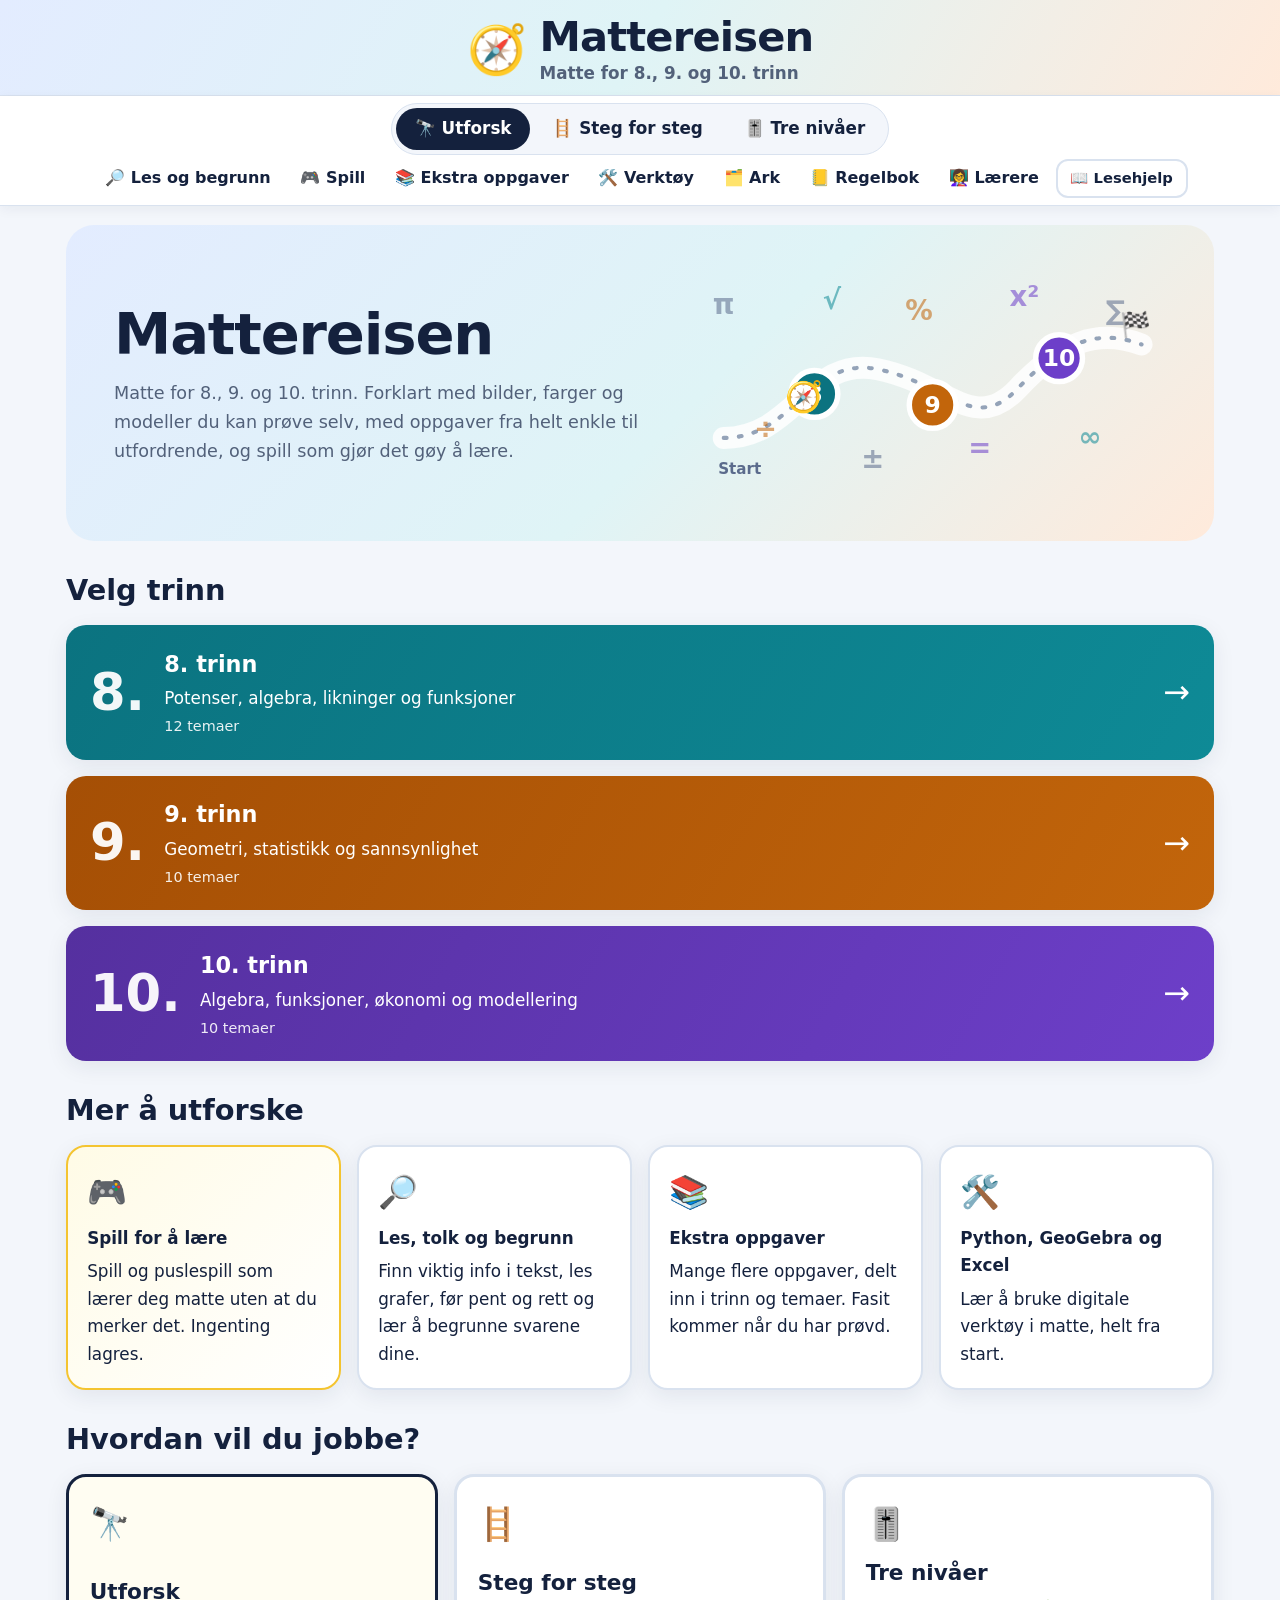
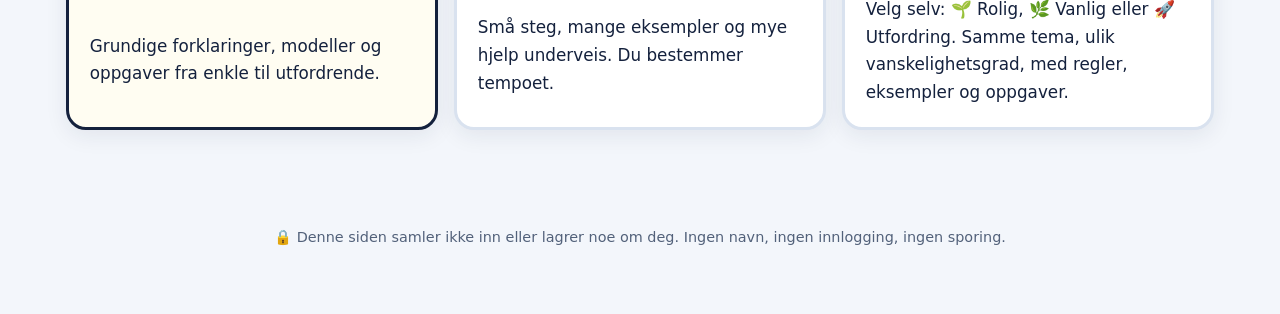
<file: index.html>
<!doctype html>
<html lang="nb">
<head>
  <link rel="icon" href="favicon.svg" type="image/svg+xml">
<link rel="icon" href="favicon.ico" sizes="48x48">
<link rel="apple-touch-icon" href="apple-touch-icon.png">
  <meta charset="utf-8">
  <meta name="viewport" content="width=device-width, initial-scale=1">
  <title>Mattereisen – matte for 8.–10. trinn</title>
  <meta name="description" content="Matte for 8., 9. og 10. trinn med forklaringer, interaktive modeller og oppgaver med fasit.">
  <meta name="robots" content="noindex">
  <link rel="stylesheet" href="css/style.css">
</head>
<body class="modus-utforsk">
  <a class="skip" href="#main">Hopp til innholdet</a>
  <header id="topbar"></header>
  <main id="main" tabindex="-1">
    <noscript><p>Denne siden trenger JavaScript for å fungere. Slå på JavaScript i nettleseren din.</p></noscript>
  </main>
  <footer>
    <p>🔒 Denne siden samler ikke inn eller lagrer noe om deg. Ingen navn, ingen innlogging, ingen sporing.</p>
  </footer>

  <script src="data/curriculum.js"></script>
  <script src="js/util.js"></script>
  <script src="js/widgets.js"></script>
  <script src="js/w-alg.js"></script>
  <script src="js/pyinterp.js"></script>
  <script src="js/w-geo.js"></script>
  <script src="js/w-stat.js"></script>
  <script src="js/w-verktoy.js"></script>
  <script src="js/tasks.js"></script>
  <script src="js/lesehjelp.js"></script>
  <script src="js/pages.js"></script>
  <script src="js/nivaa.js"></script>
  <script src="js/spill.js"></script>

  <!-- Innhold: ett skript per tema og arbeidsmåte -->
  <script src="data/00-hjelp.js"></script>
  <script src="data/negative-tall.js"></script>
  <script src="data/negative-tall-steg.js"></script>
  <script src="data/negative-tall-ekstra.js"></script>
  <script src="data/verktoy-python.js"></script>
<script src="data/verktoy-regneark.js"></script>
  <script src="data/verktoy-geogebra.js"></script>

  <script src="data/regneregler.js"></script>
  <script src="data/faktorisering.js"></script>
  <script src="data/potenser.js"></script>
  <script src="data/kvadratrot.js"></script>
  <script src="data/monstre.js"></script>
  <script src="data/uttrykk.js"></script>
  <script src="data/ligninger.js"></script>
  <script src="data/ulikheter.js"></script>
  <script src="data/funksjoner.js"></script>
  <script src="data/representasjoner.js"></script>
  <script src="data/programmering.js"></script>
  <script src="data/t9-a.js"></script>
  <script src="data/t9-b.js"></script>
  <script src="data/t9-c.js"></script>
  <script src="data/t9-d.js"></script>
  <script src="data/t9-e.js"></script>
  <script src="data/t10-a.js"></script>
  <script src="data/t10-b.js"></script>
  <script src="data/t10-c.js"></script>
  <script src="data/t10-d.js"></script>
  <script src="data/t10-e.js"></script>
  <script src="data/z-fork-8a.js"></script>
  <script src="data/z-fork-8b.js"></script>
  <script src="data/z-fork-8c.js"></script>
  <script src="data/z-fork-9a.js"></script>
  <script src="data/z-fork-9b.js"></script>
  <script src="data/z-fork-10a.js"></script>
  <script src="data/z-fork-10b.js"></script>
  <script src="data/z-fork-x.js"></script>
  <script src="data/verktoy-steg.js"></script>
  <script src="data/niv-8.js"></script>
  <script src="data/niv-9.js"></script>
  <script src="data/niv-10.js"></script>
  <script src="data/niv-utvid.js"></script>
  <script src="data/utvid-8.js"></script>
  <script src="data/utvid-9.js"></script>
  <script src="data/utvid-10.js"></script>
  <script src="data/laerer-8.js"></script>
  <script src="data/laerer-9.js"></script>
  <script src="data/laerer-10.js"></script>
  <script src="js/spill-a.js"></script>
  <script src="js/spill-b.js"></script>
  <script src="js/spill-c.js"></script>
  <script src="js/spill-d.js"></script>
  <script src="js/laerer.js"></script>
  <script src="js/dok.js"></script>
<script src="data/regelbok-8.js"></script>
<script src="data/regelbok-9.js"></script>
<script src="data/regelbok-10.js"></script>
<script src="js/ark-maler.js"></script>
  <script src="js/ark.js"></script>
<script src="js/ark-nye.js"></script>
<script src="js/ark-les.js"></script>
  <script src="js/tempo.js"></script>
<script src="js/les.js"></script>
<script src="data/les-8.js"></script>
<script src="data/les-9.js"></script>
<script src="data/les-10.js"></script>
<script src="data/les-begrunn.js"></script>
<script src="js/les-begrunn.js"></script>
<script src="data/les-hand.js"></script>
<script src="js/les-hand.js"></script>
<script src="data/les-jeopardy.js"></script>
<script src="js/spill-j.js"></script>
<script src="js/app.js"></script>
</body>
</html>
</file>
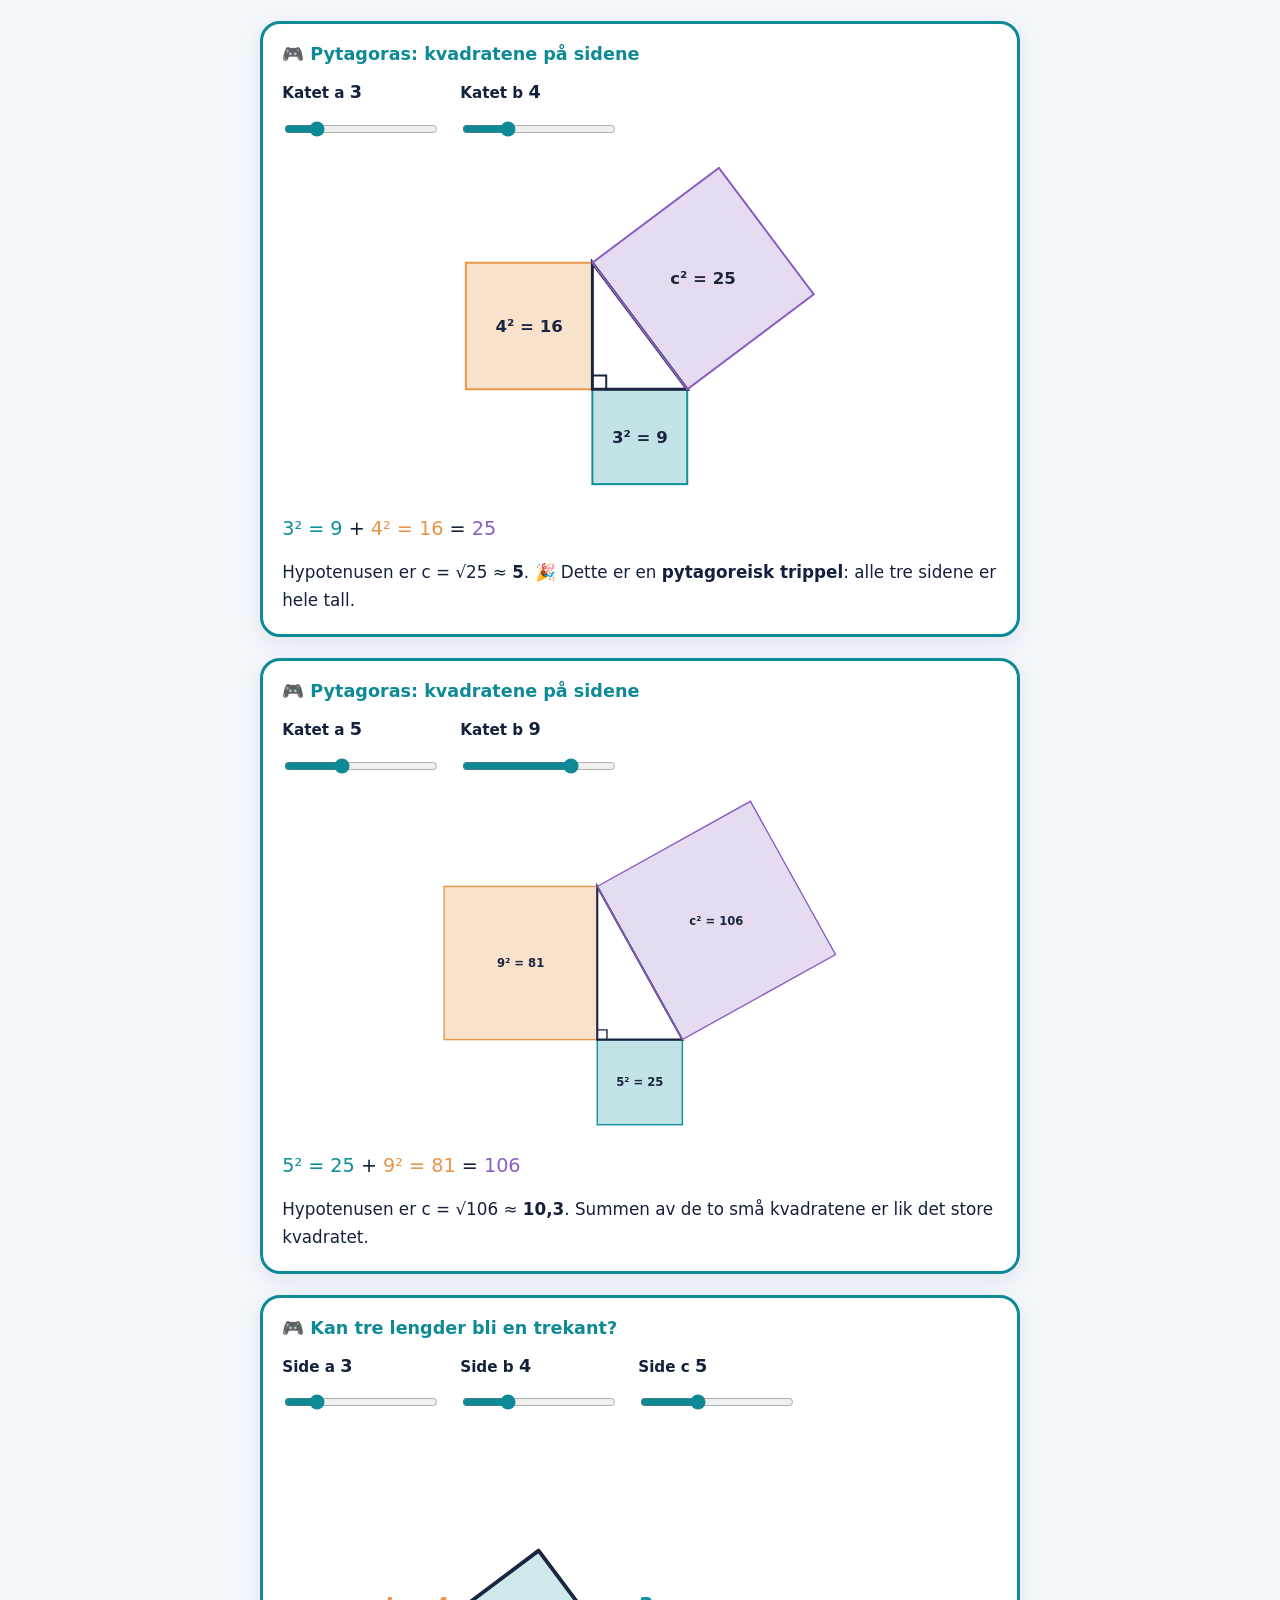
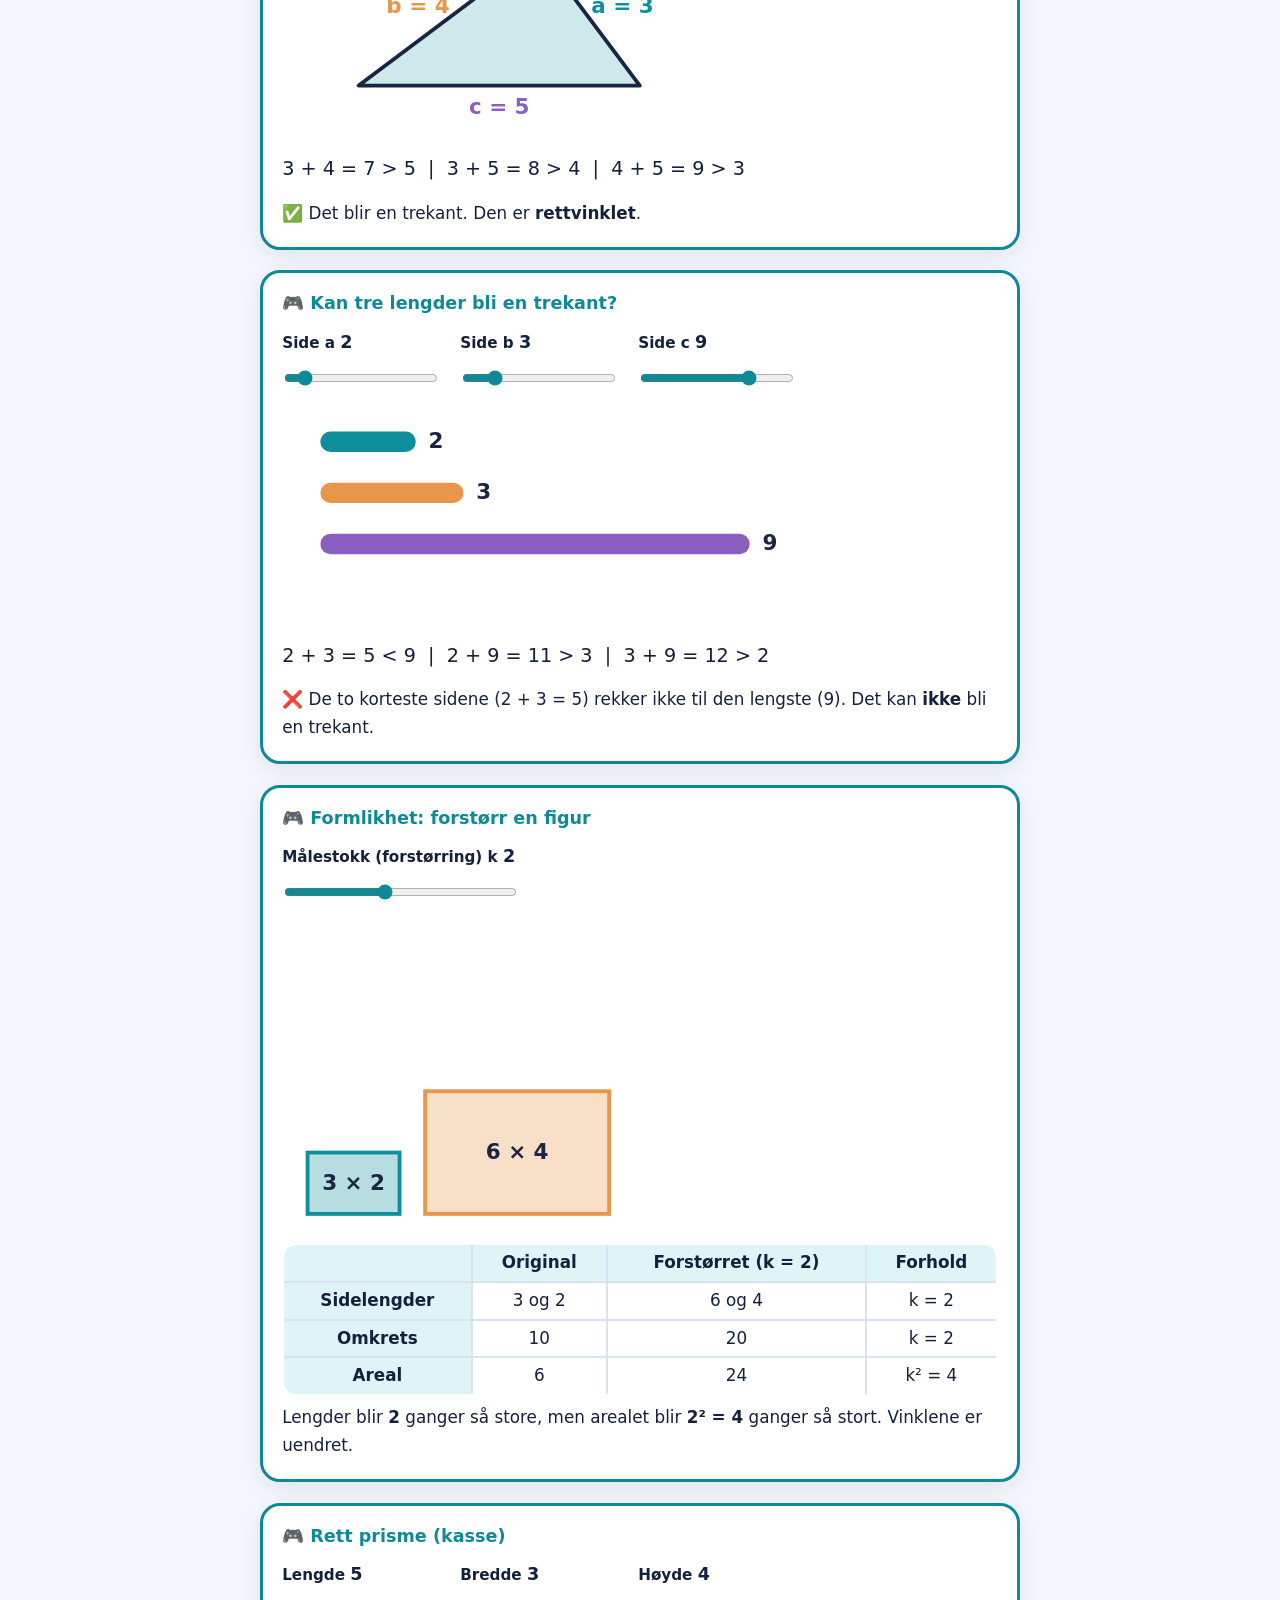
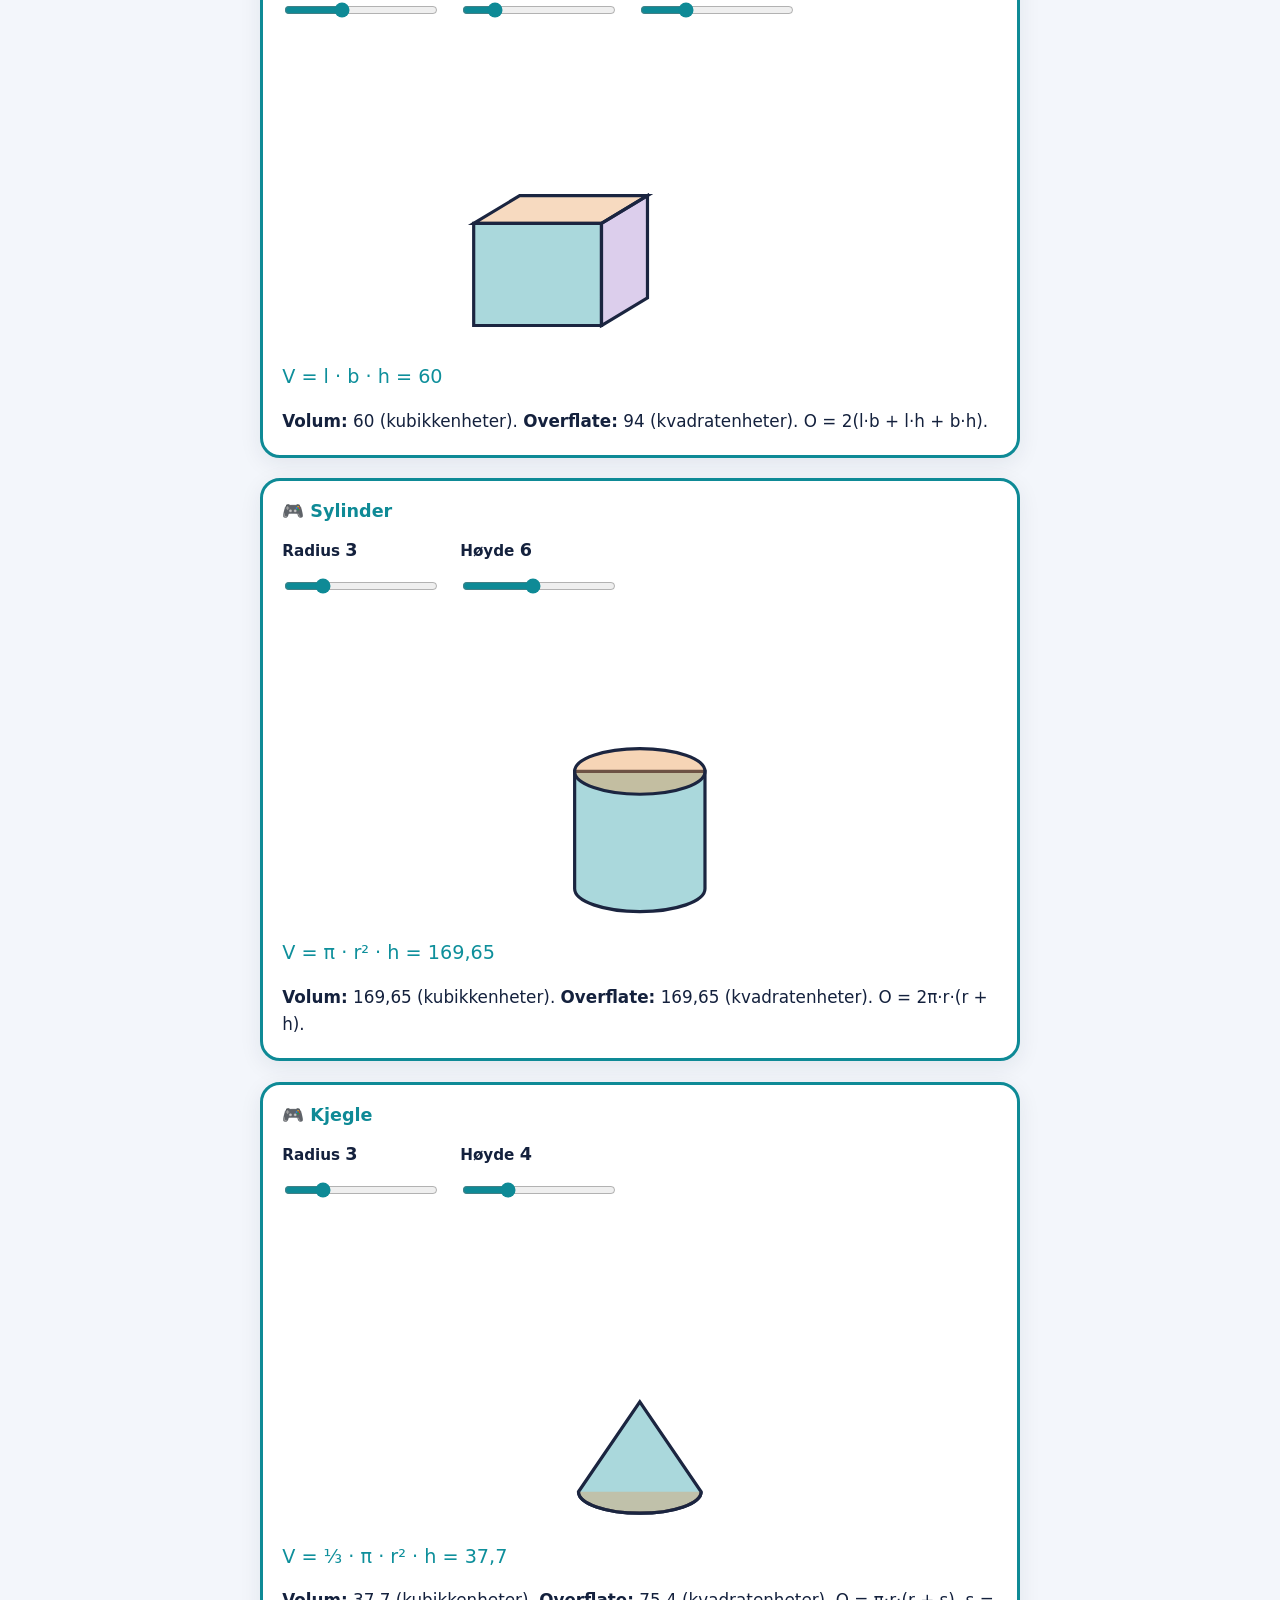
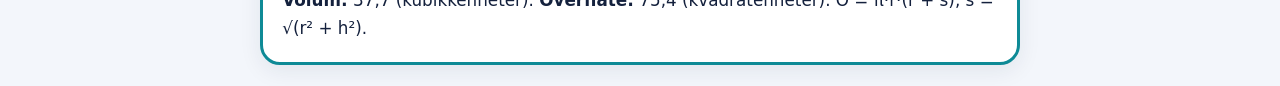
<file: tests/geo-smoke.html>
<!doctype html><meta charset="utf-8"><link rel="stylesheet" href="../css/style.css"><body style="max-width:760px;margin:auto">
<div id="w0"></div><div id="w1"></div><div id="w2"></div><div id="w3"></div><div id="w4"></div><div id="w5"></div><div id="w6"></div><div id="w7"></div>
<script src="../data/curriculum.js"></script><script src="../js/util.js"></script><script src="../js/widgets.js"></script><script src="../js/w-alg.js"></script><script src="../js/w-geo.js"></script>
<script>const W=MATTE.widgets;const L=[['pytagoras',{a:3,b:4}],['pytagoras',{a:5,b:9}],['trekant',{a:3,b:4,c:5}],['trekant',{a:2,b:3,c:9}],['formlikhet',{k:2}],['volum',{type:'prisme'}],['volum',{type:'sylinder'}],['volum',{type:'kjegle'}]];
L.forEach((x,i)=>W[x[0]](document.getElementById('w'+i),x[1]));
</script>
</file>
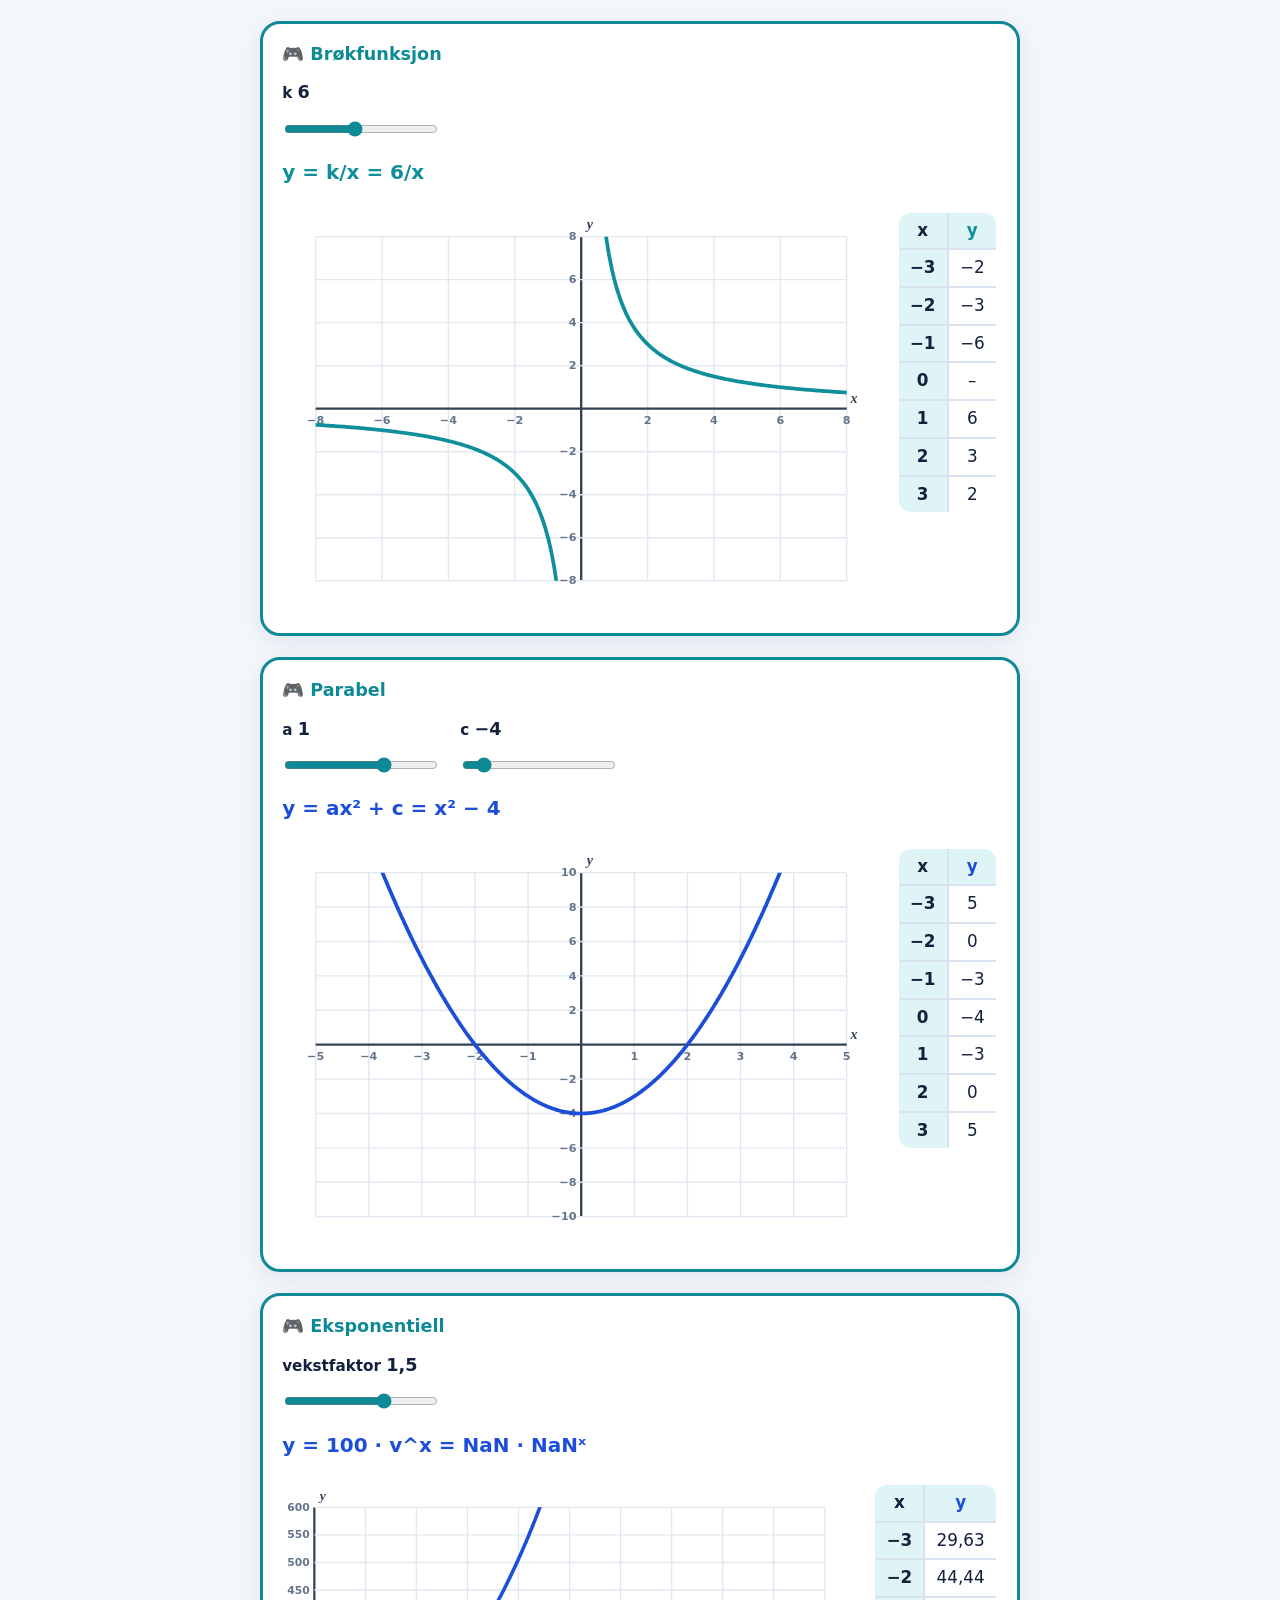
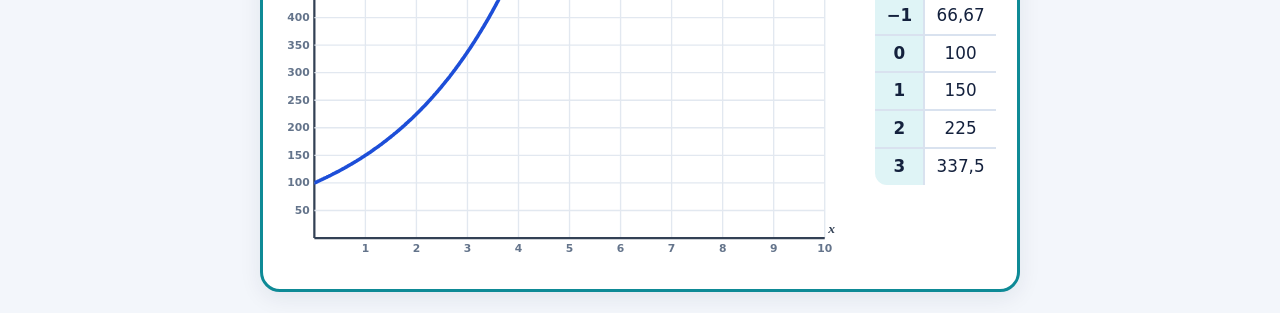
<file: tests/graf-smoke.html>
<!doctype html><meta charset="utf-8"><link rel="stylesheet" href="../css/style.css"><body style="max-width:760px;margin:auto"><div id="w0"></div><div id="w1"></div><div id="w2"></div>
<script src="../data/curriculum.js"></script><script src="../js/util.js"></script><script src="../js/widgets.js"></script><script src="../js/w-alg.js"></script>
<script>const W=MATTE.widgets;
W.graf(document.getElementById('w0'),{params:{k:{min:1,max:12,v:6,navn:'k'}},funksjoner:[{f:'k/x',navn:'y = k/x',farge:'#0e8f9b'}],xmin:-8,xmax:8,ymin:-8,ymax:8,tabell:true,tittel:'Brøkfunksjon'});
W.graf(document.getElementById('w1'),{params:{a:{min:-3,max:3,v:1,navn:'a'},c:{min:-5,max:5,v:-4,navn:'c'}},funksjoner:[{f:'a*x^2+c',navn:'y = ax² + c',pen:'kv'}],xmin:-5,xmax:5,ymin:-10,ymax:10,tabell:true,tittel:'Parabel'});
W.graf(document.getElementById('w2'),{params:{v:{min:0.5,max:2,v:1.5,navn:'vekstfaktor',steg:0.1}},funksjoner:[{f:'100*v^x',navn:'y = 100 · v^x',pen:'eks'}],xmin:0,xmax:10,ymin:0,ymax:600,tabell:true,tittel:'Eksponentiell'});
</script>
</file>
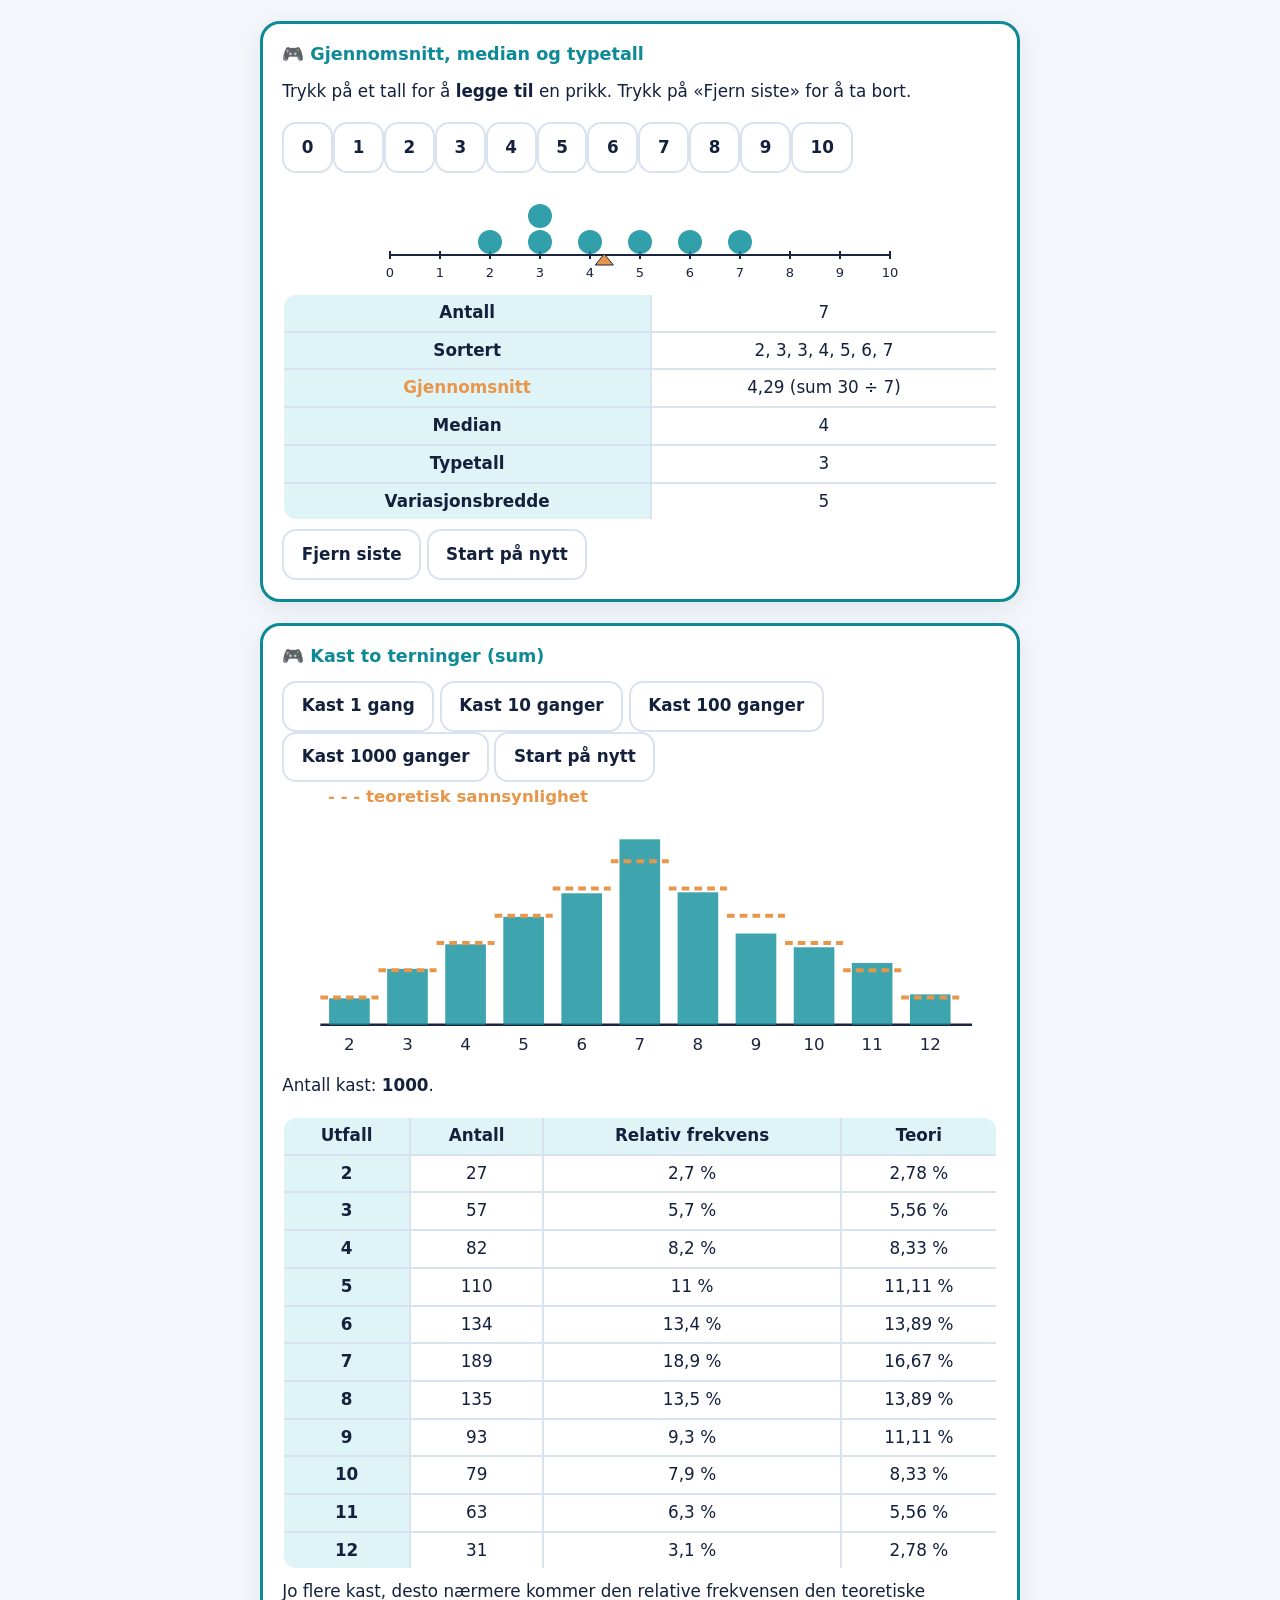
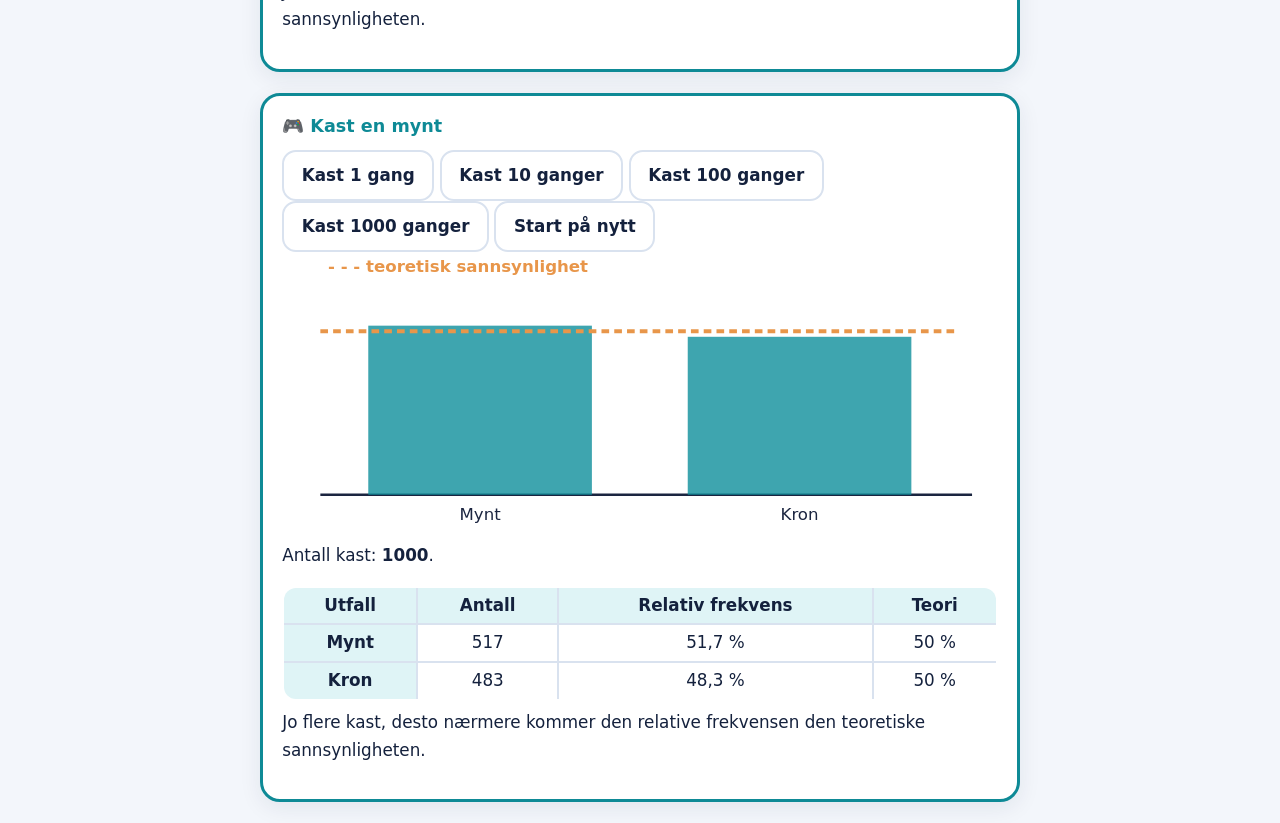
<file: tests/stat-smoke.html>
<!doctype html><meta charset="utf-8"><link rel="stylesheet" href="../css/style.css"><body style="max-width:760px;margin:auto">
<div id="w0"></div><div id="w1"></div><div id="w2"></div>
<script src="../data/curriculum.js"></script><script src="../js/util.js"></script><script src="../js/widgets.js"></script><script src="../js/w-stat.js"></script>
<script>const W=MATTE.widgets;W.sentralmal(document.getElementById('w0'),{});W.simulering(document.getElementById('w1'),{type:'to'});W.simulering(document.getElementById('w2'),{type:'mynt'});
document.querySelectorAll('.sim-1000').forEach(b=>b.click());document.querySelector('.sm-tall:nth-child(7)').click();</script>
</file>
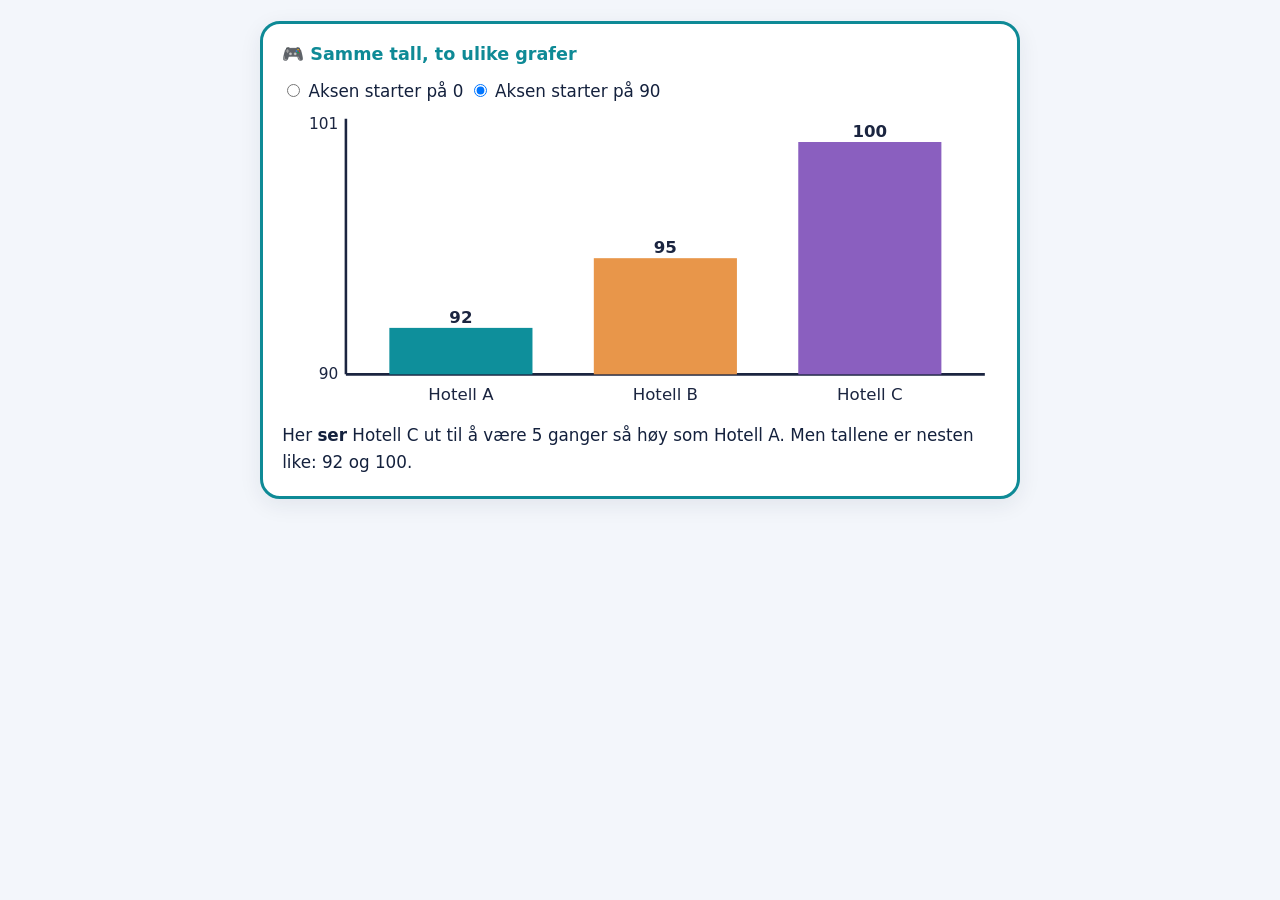
<file: tests/stat2.html>
<!doctype html><meta charset="utf-8"><link rel="stylesheet" href="../css/style.css"><body style="max-width:760px;margin:auto"><div id="w0"></div>
<script src="../data/curriculum.js"></script><script src="../js/util.js"></script><script src="../js/widgets.js"></script><script src="../js/w-stat.js"></script>
<script>MATTE.widgets.mediegraf(document.getElementById('w0'),{});document.querySelector('.mg-kappet').click();</script>
</file>
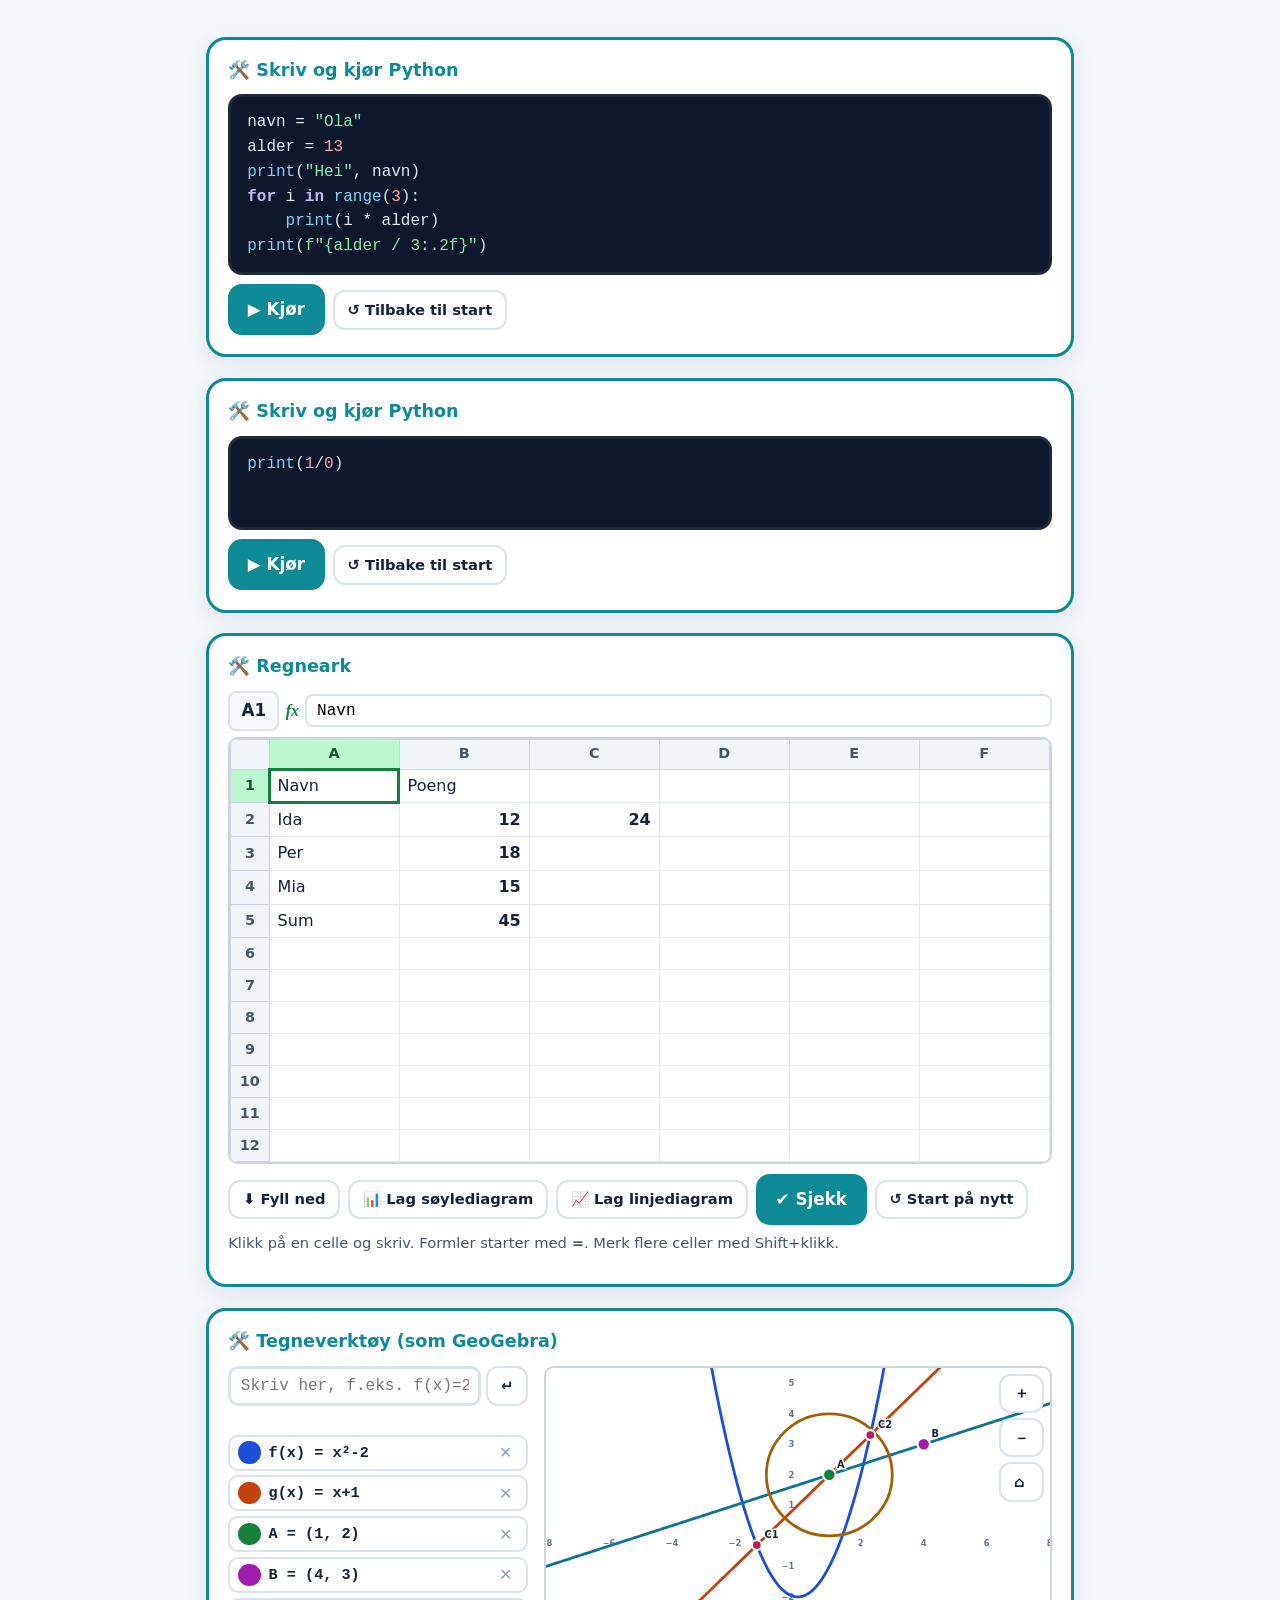
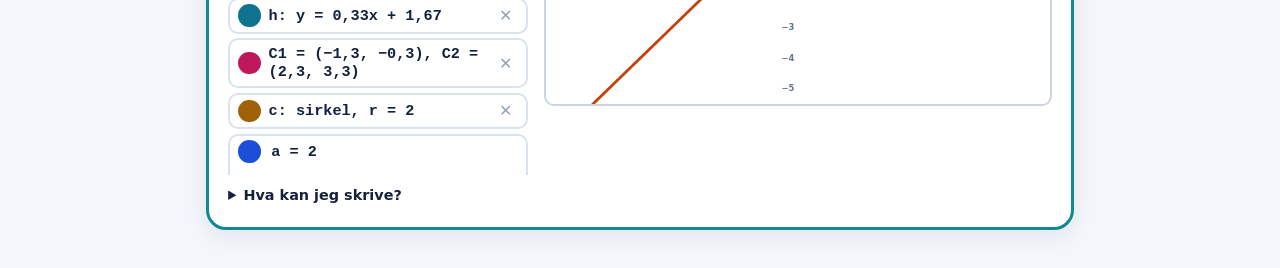
<file: tests/verktoy.html>
<!doctype html><html lang="nb"><head><meta charset="utf-8"><link rel="stylesheet" href="../css/style.css"></head><body><main style="max-width:900px;margin:auto;padding:1rem" id="main"></main>
<script src="../data/curriculum.js"></script><script src="../js/util.js"></script><script src="../js/widgets.js"></script><script src="../js/w-alg.js"></script><script src="../js/pyinterp.js"></script><script src="../js/w-verktoy.js"></script>
<script>
const M=window.MATTE;const list=[
['kode',{kode:'navn = "Ola"\nalder = 13\nprint("Hei", navn)\nfor i in range(3):\n    print(i * alder)\nprint(f"{alder / 3:.2f}")',forvent:'Hei Ola\n0\n13\n26\n4.33'}],
['kode',{kode:'print(1/0)'}],
['regneark',{start:{A1:'Navn',B1:'Poeng',A2:'Ida',B2:'12',A3:'Per',B3:'18',A4:'Mia',B4:'15',A5:'Sum',B5:'=SUMMA(B2:B4)',C2:'=B2*2'},sjekk:[{celle:'B5',verdi:45}]}],
['geo',{start:['f(x)=x^2-2','g(x)=x+1','A=(1,2)','B=(4,3)','Linje(A,B)','Skjæring(f,g)','Sirkel(A,2)','a=2']}]];
list.forEach(([n,o],i)=>{const d=document.createElement('div');d.id='w'+i;document.getElementById('main').appendChild(d);try{M.mountWidget(d,n,o)}catch(e){d.textContent='FEIL '+n+': '+e.message;console.error('FEIL',n,e.stack)}});
</script></body></html>
</file>
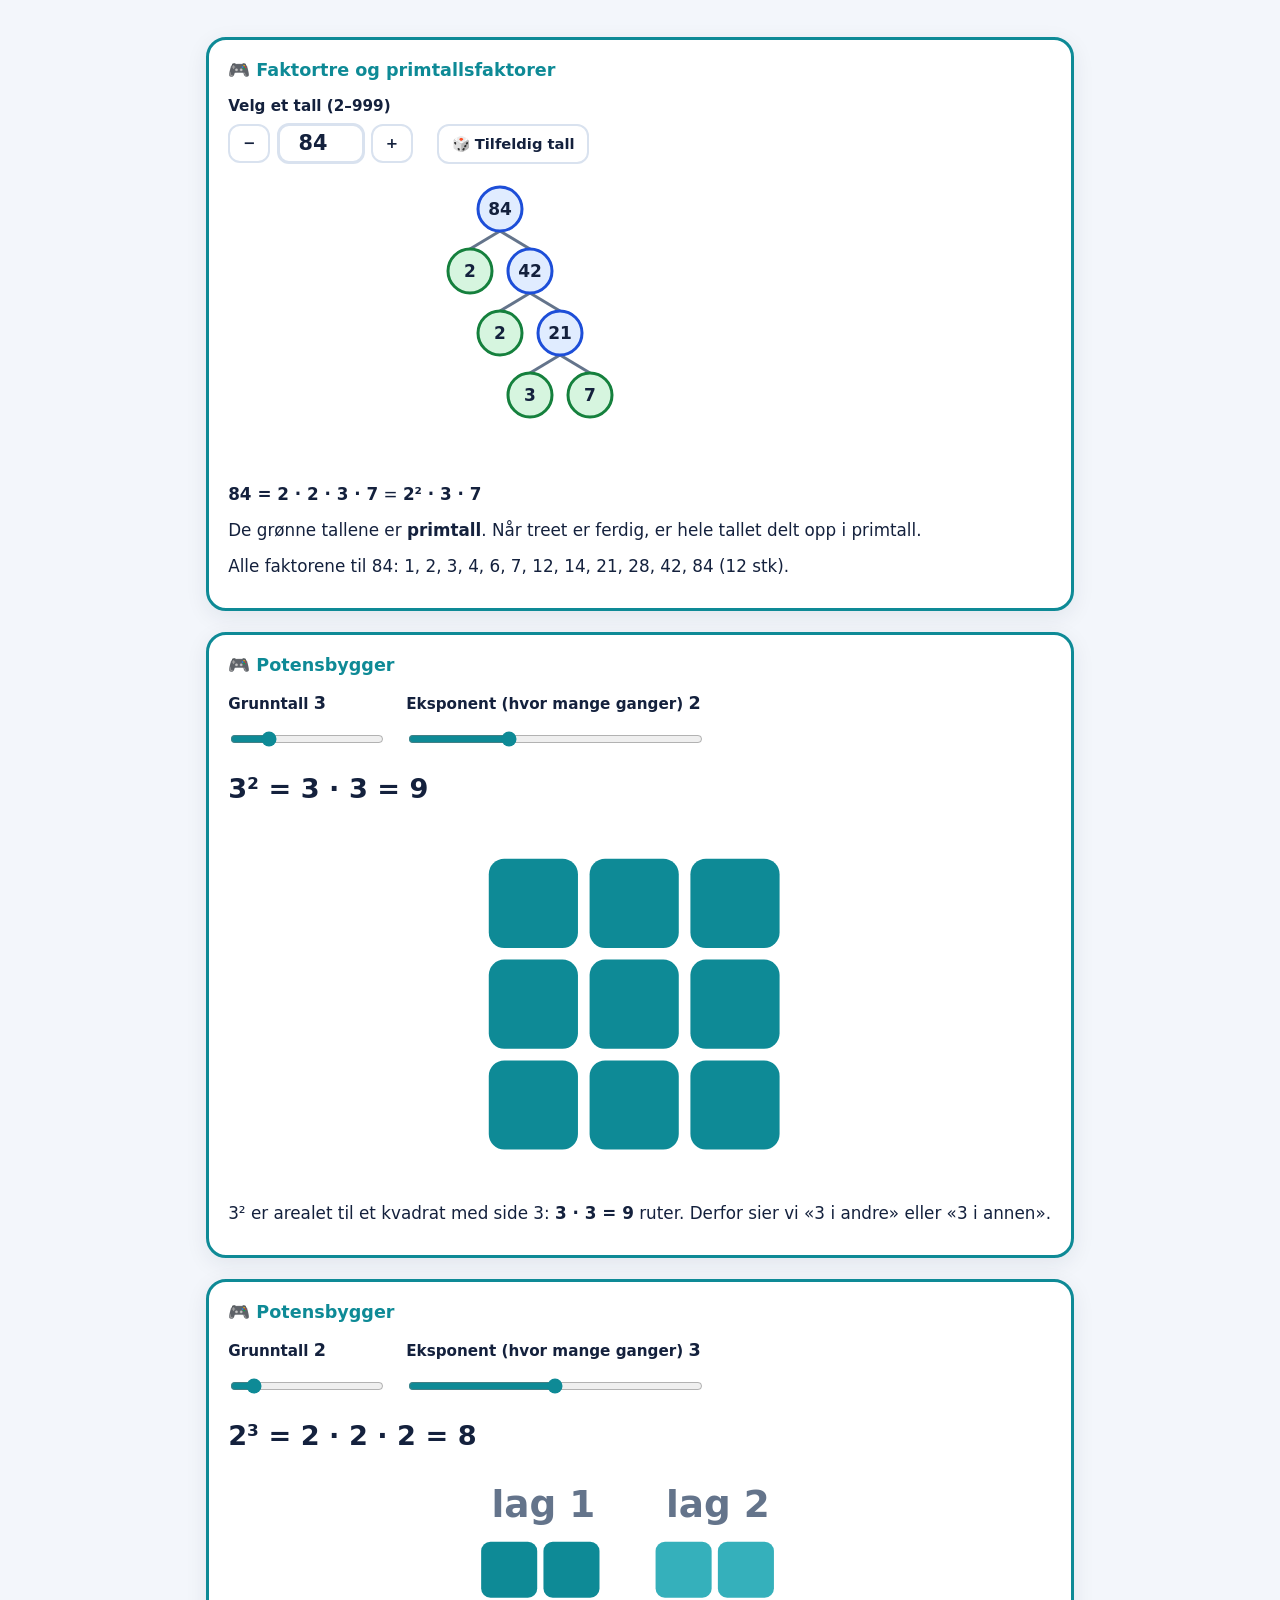
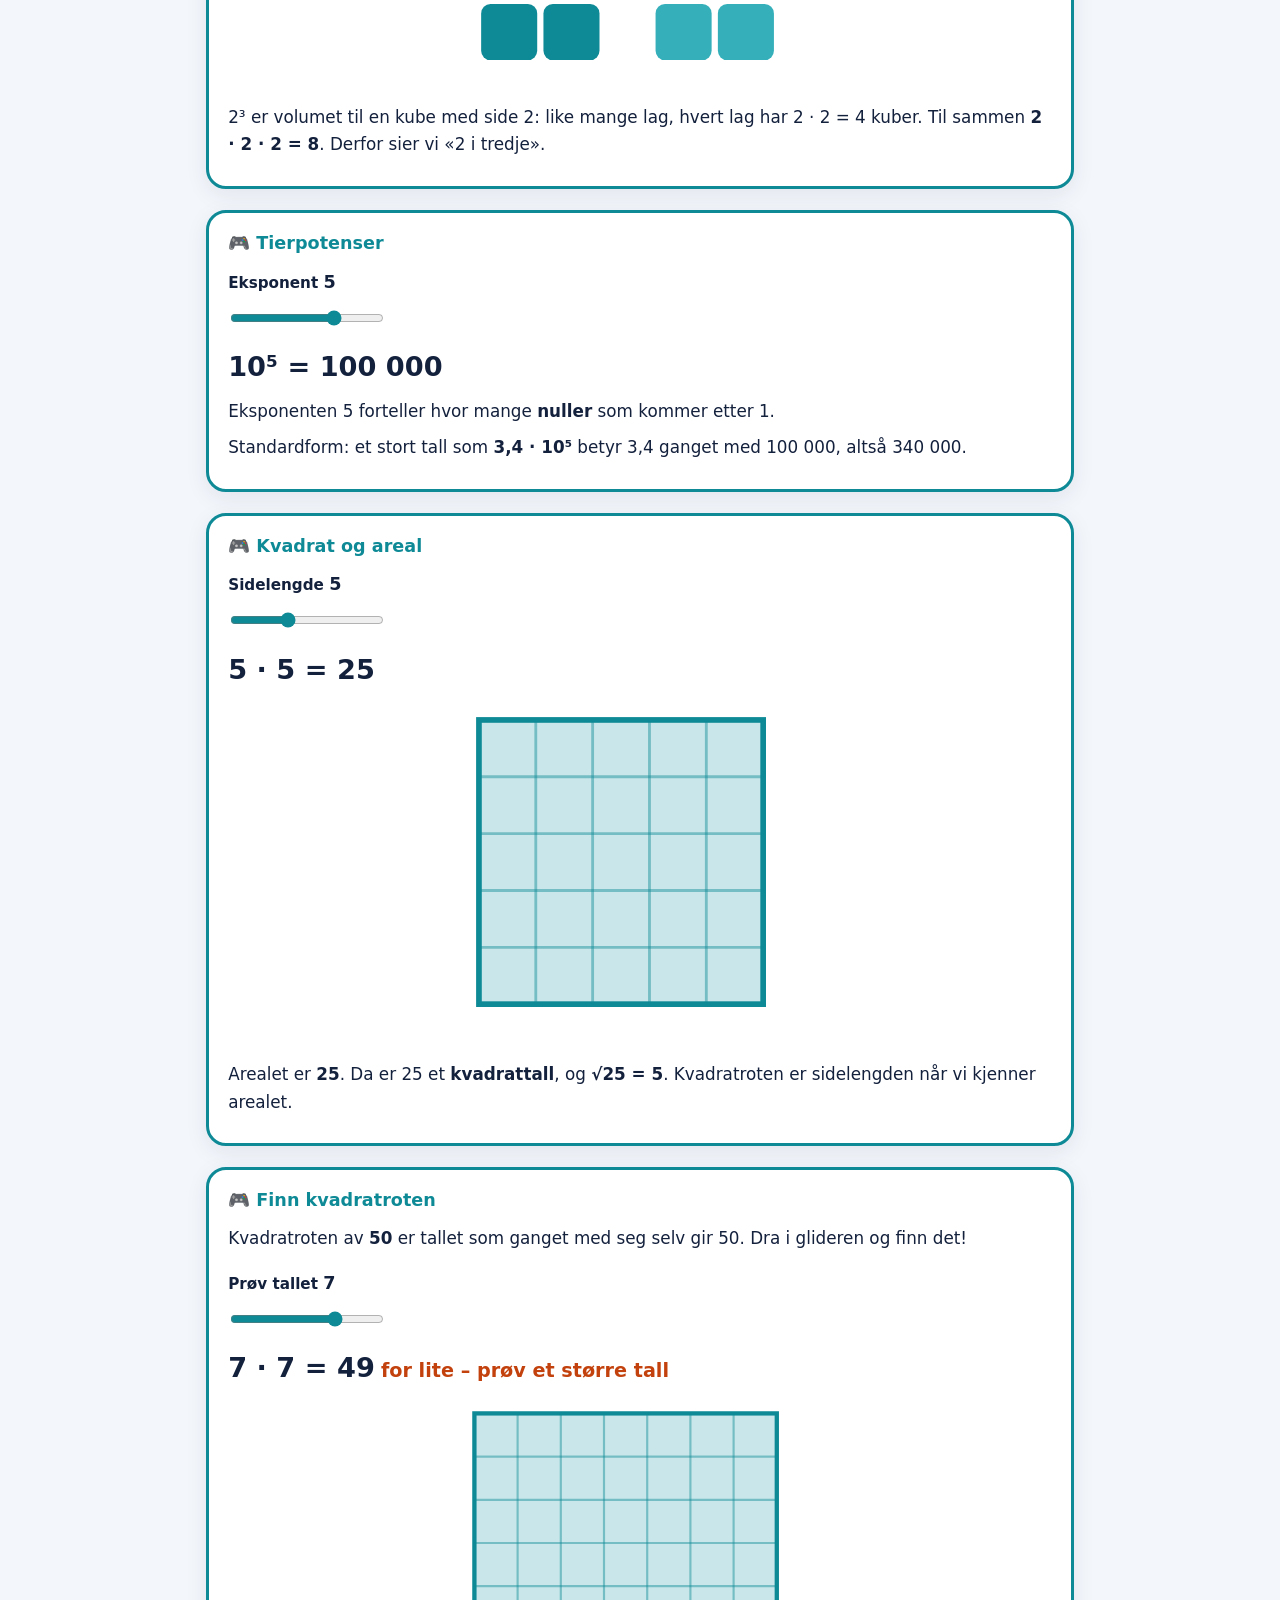
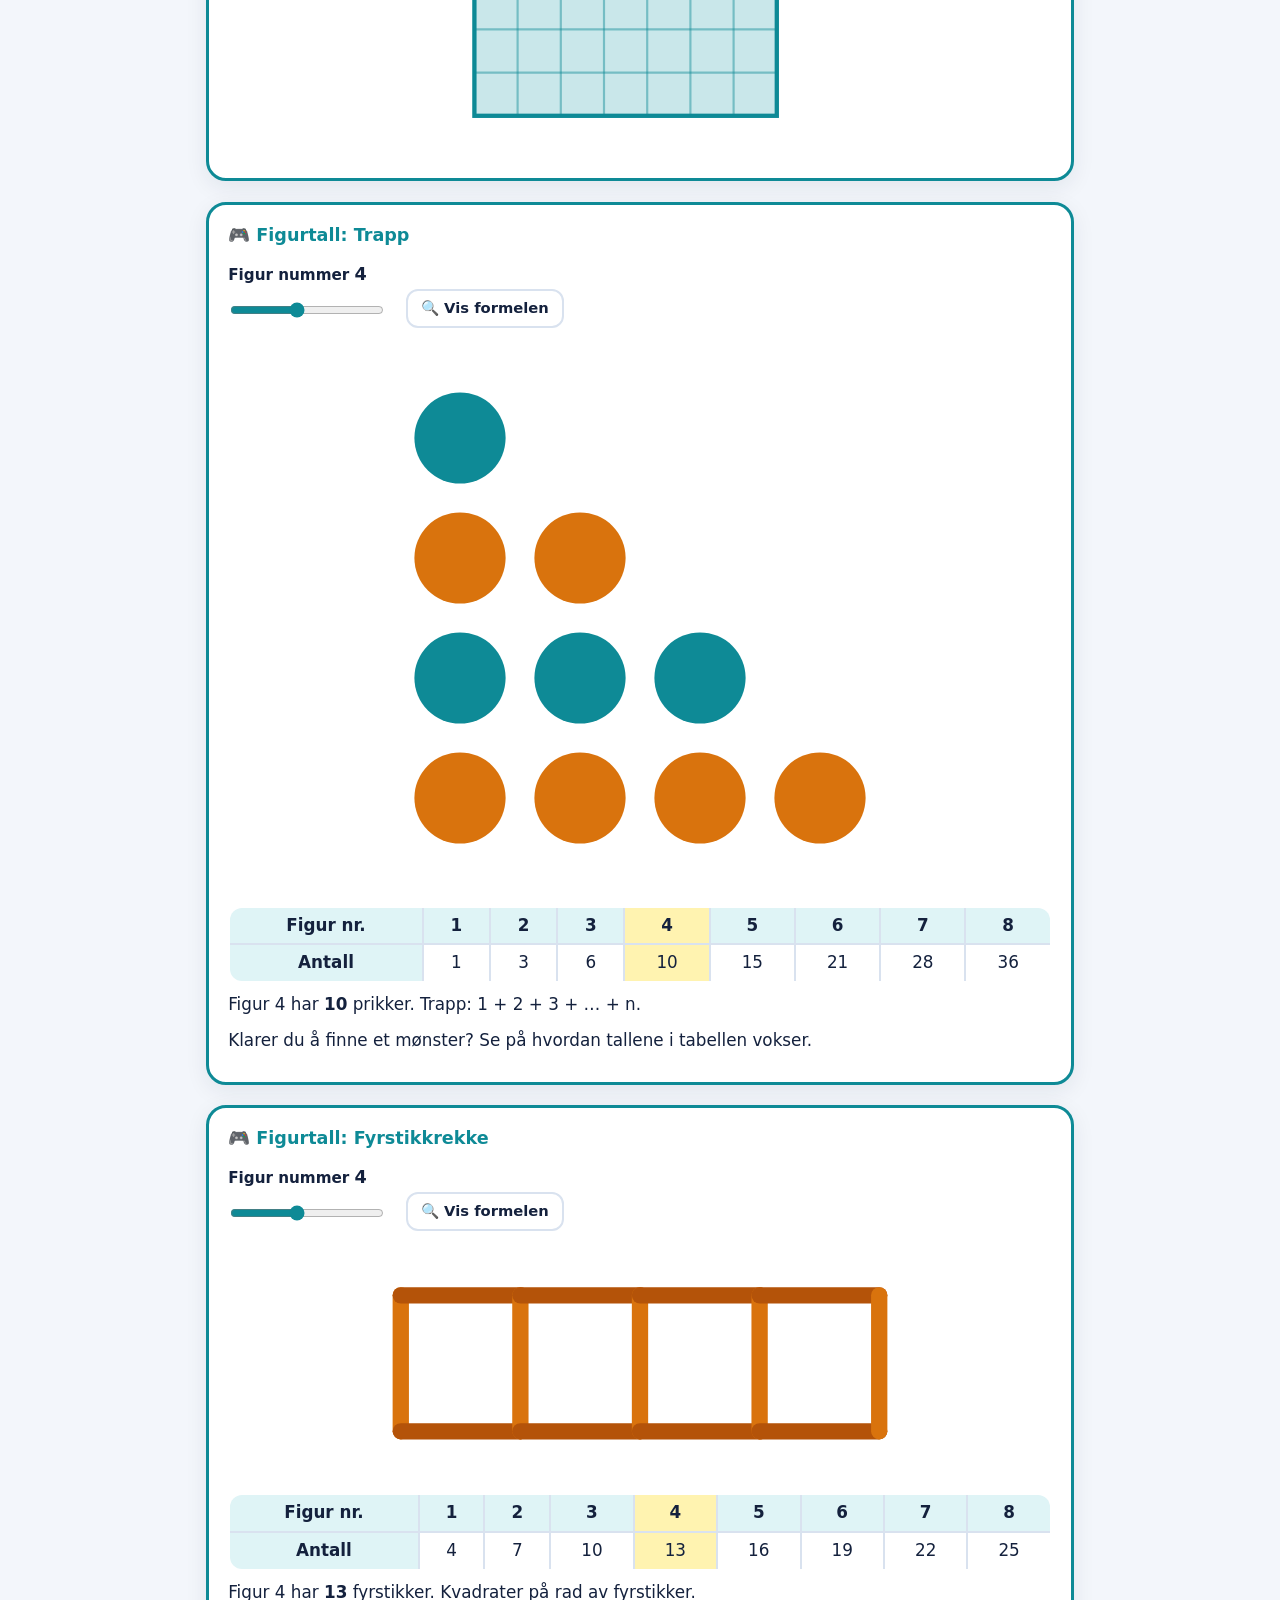
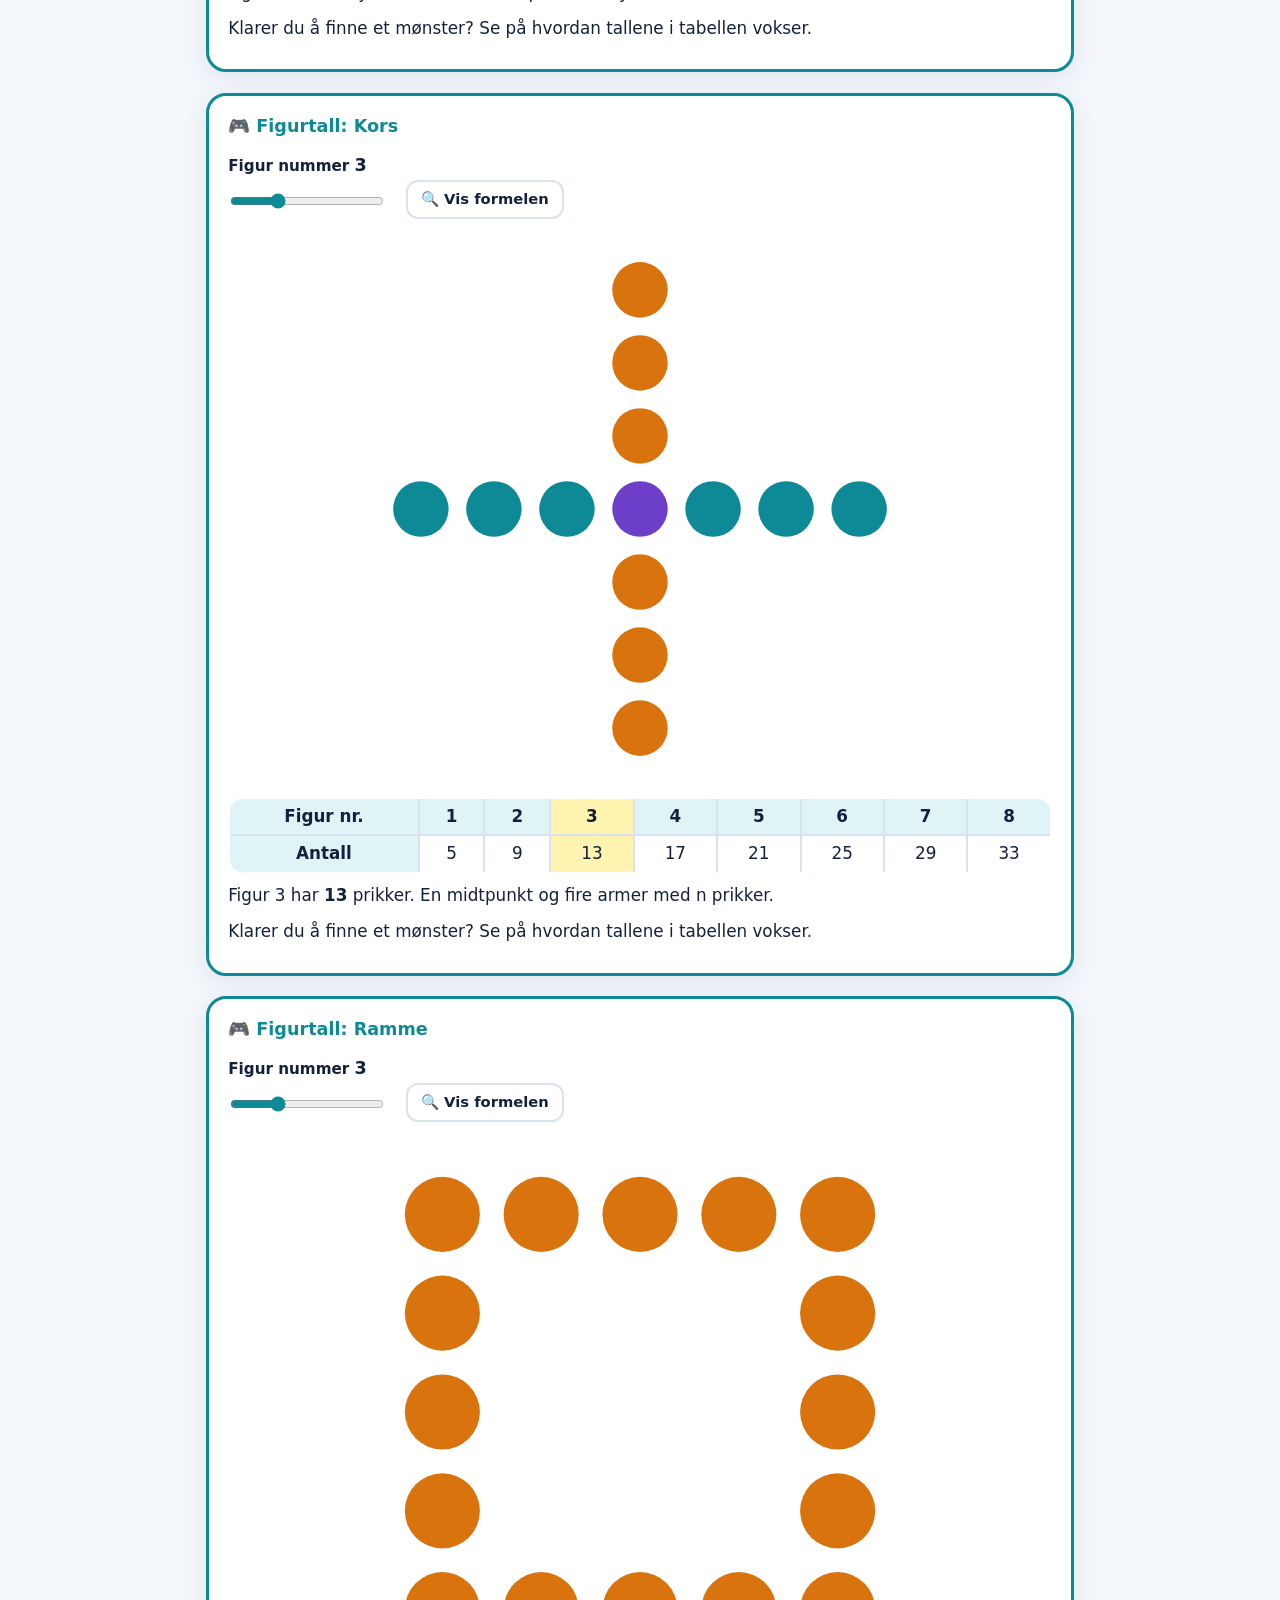
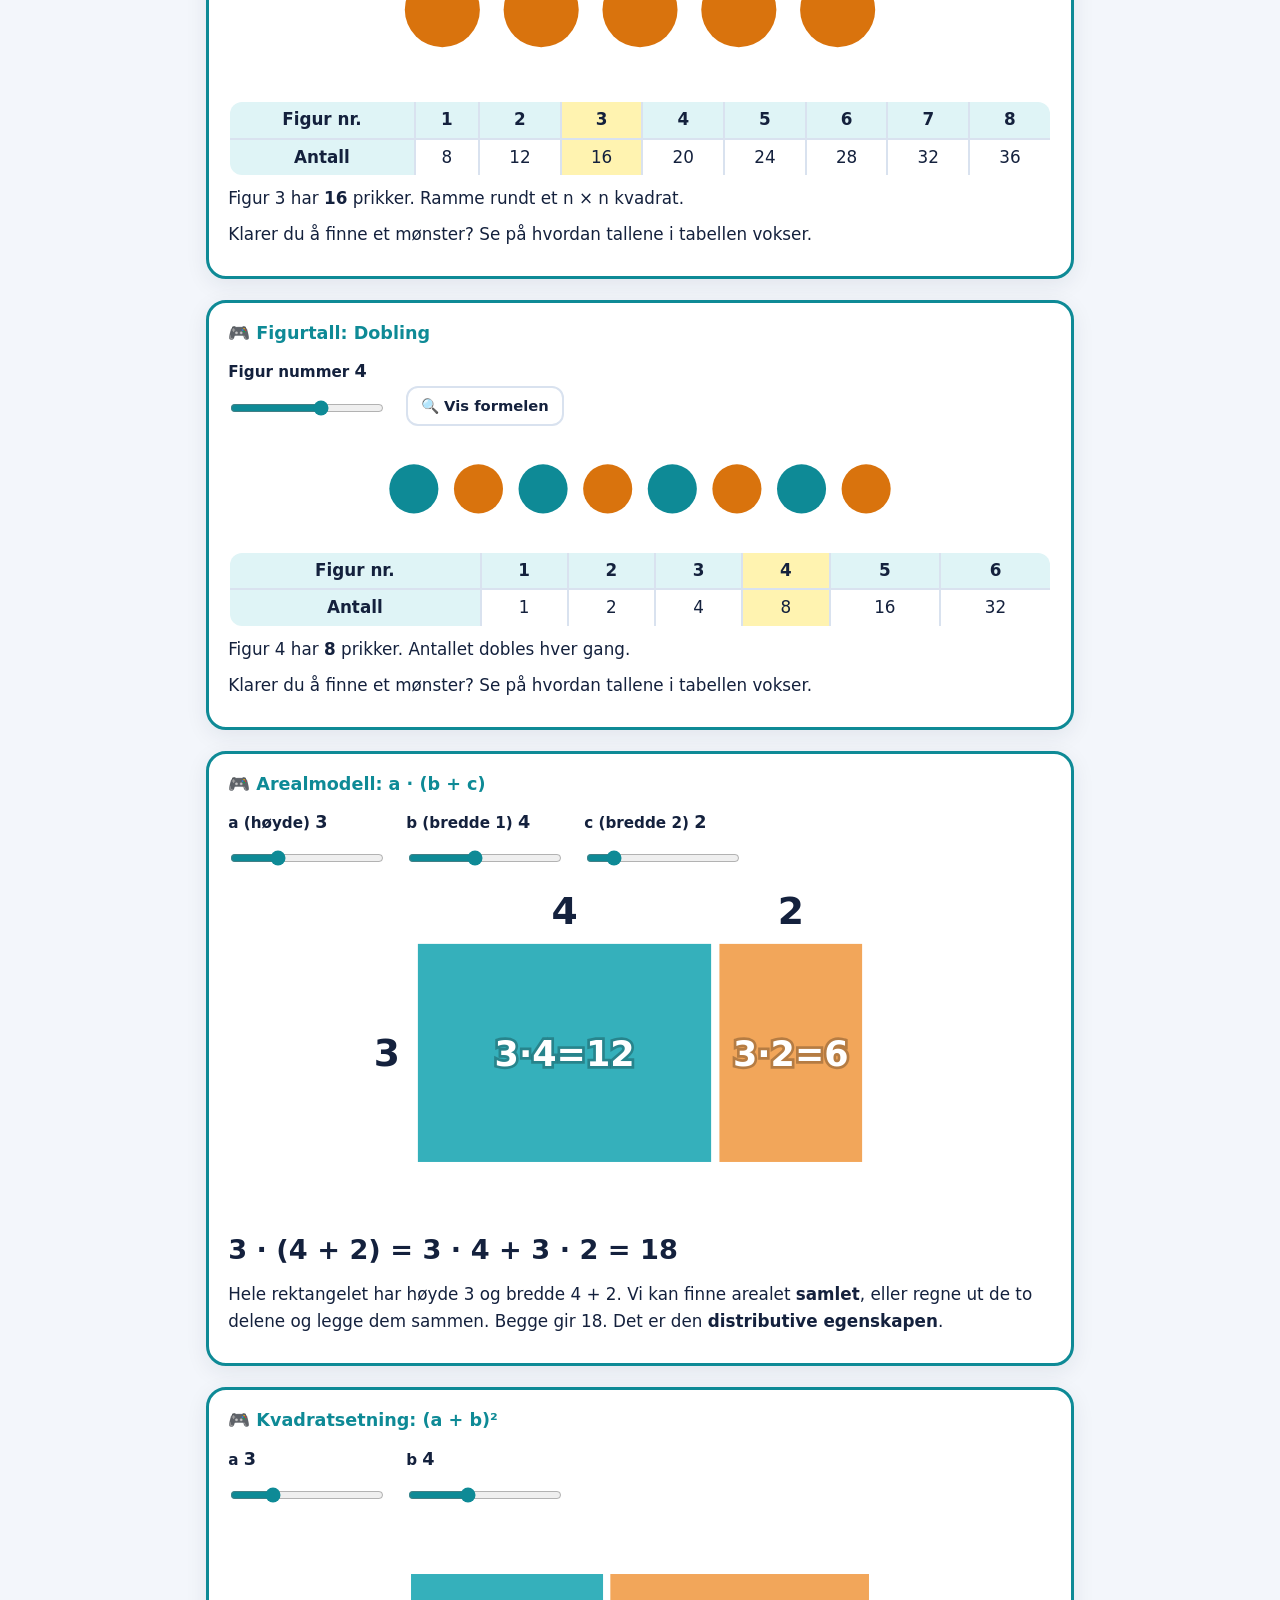
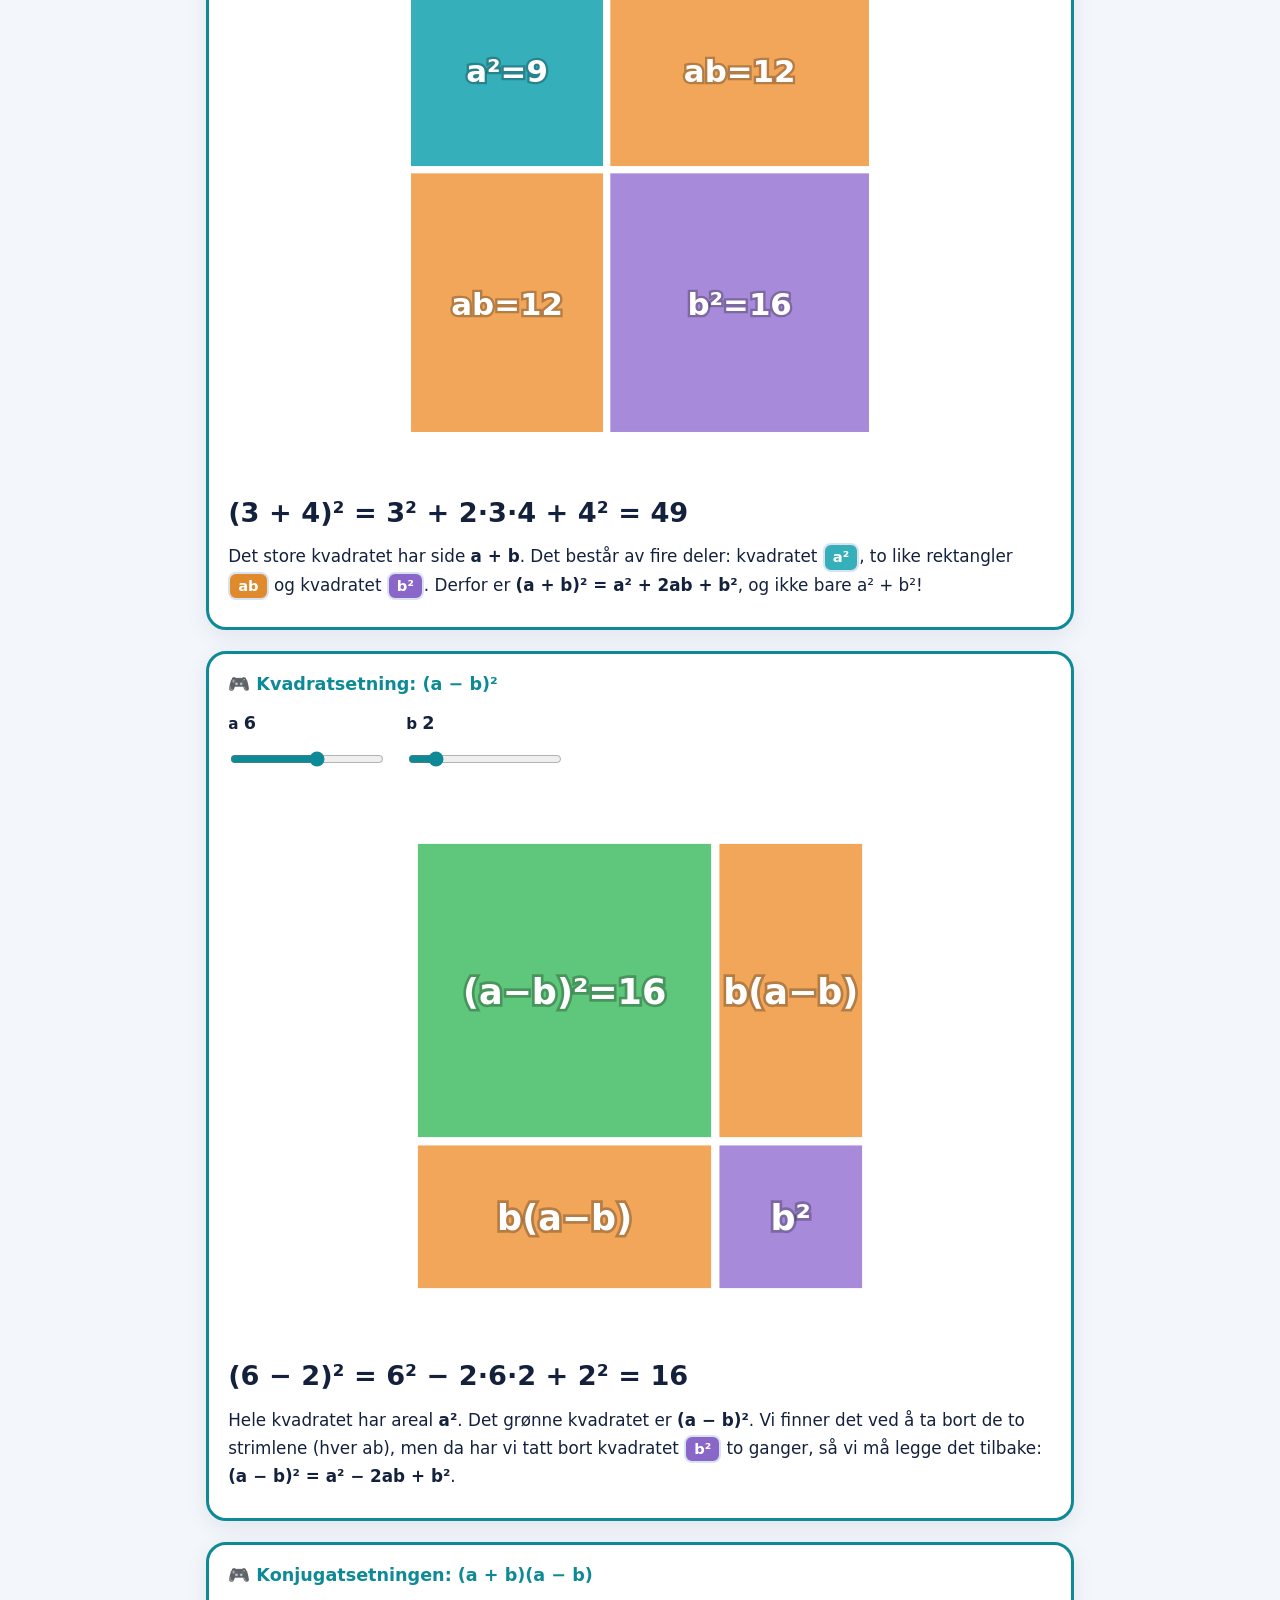
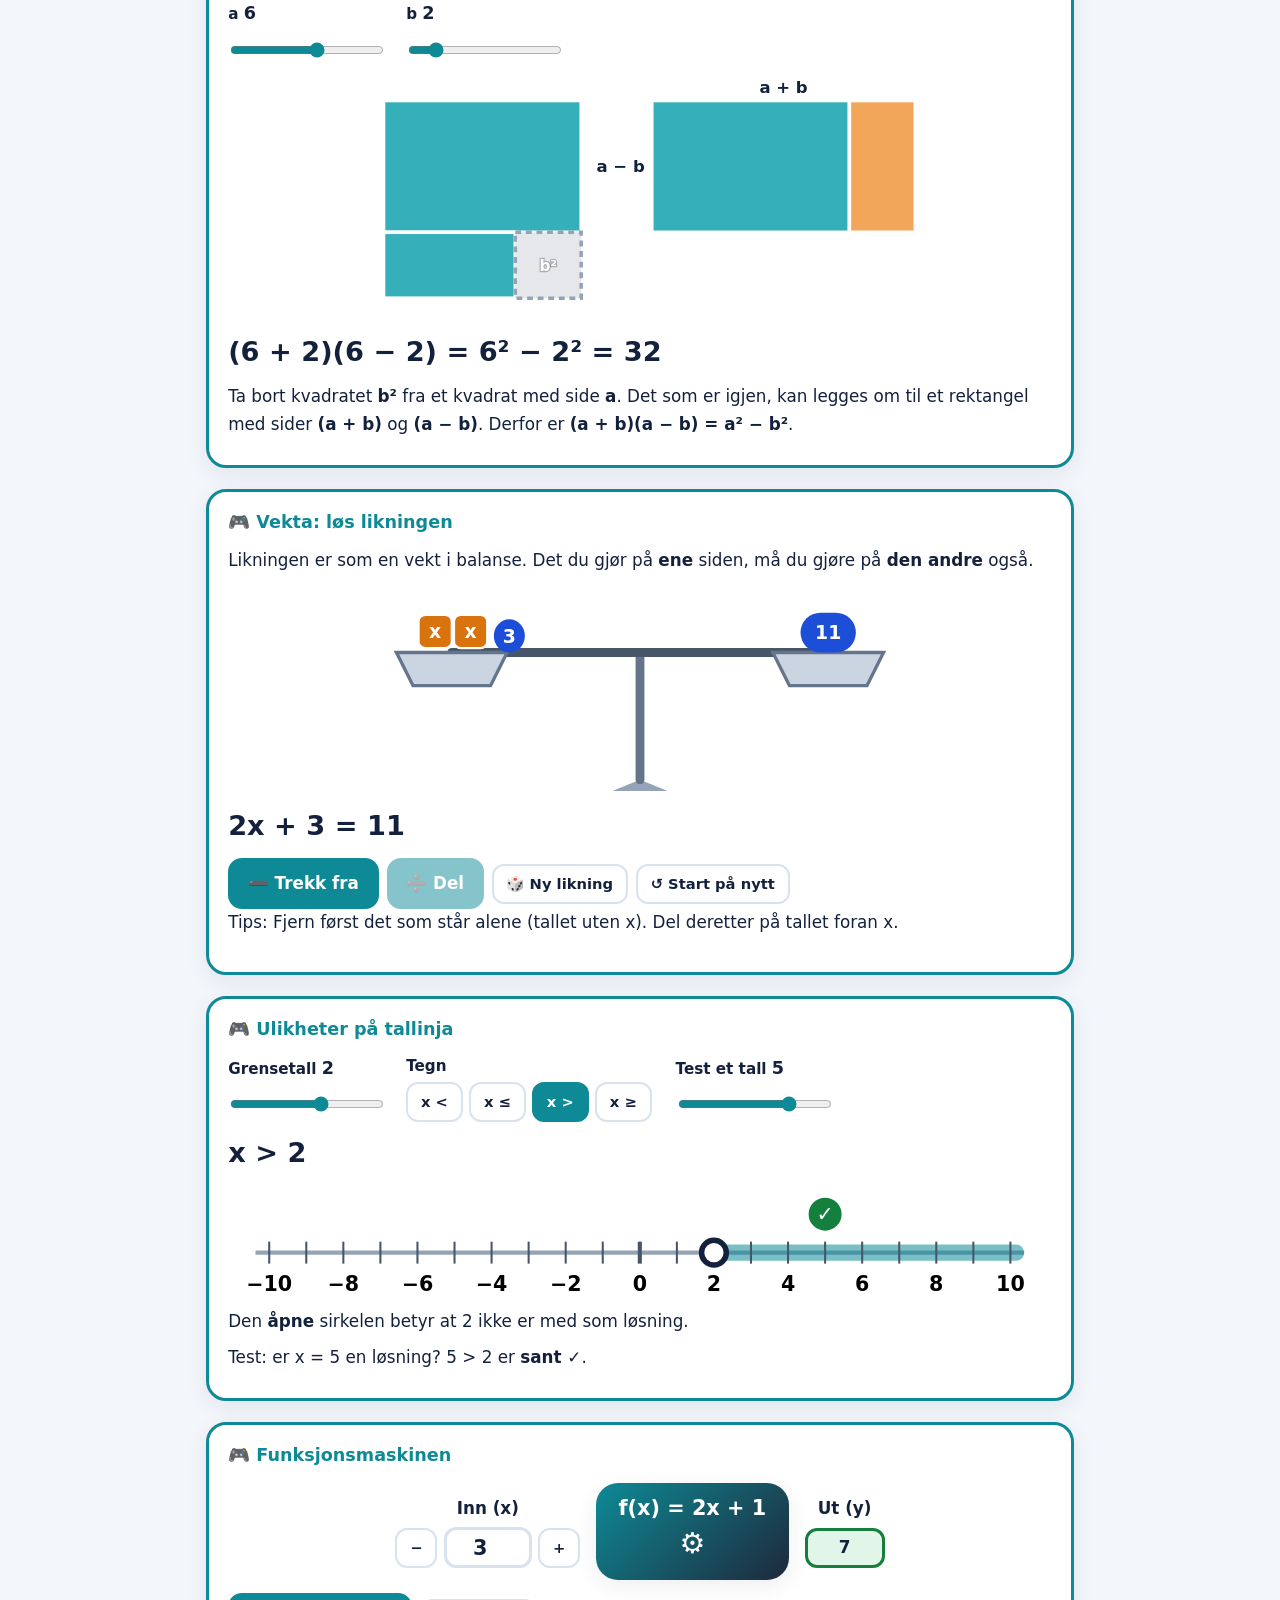
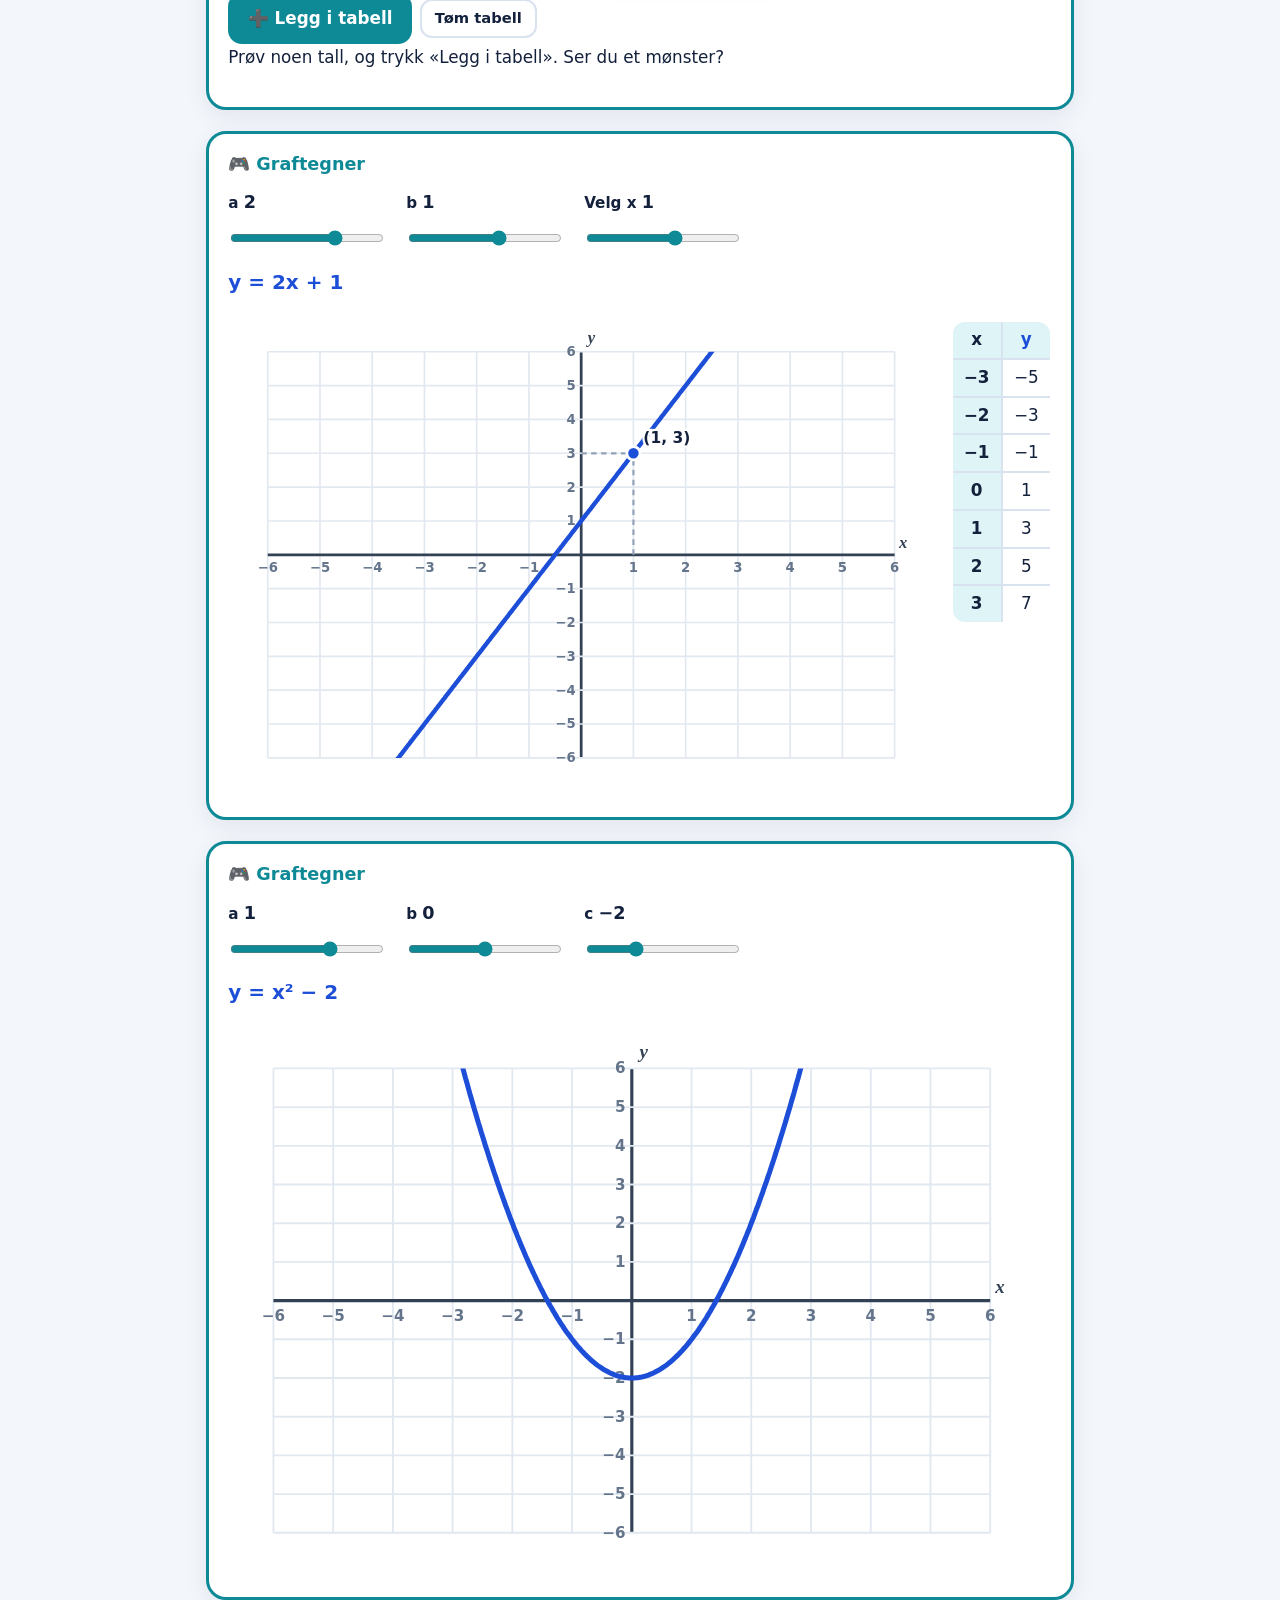
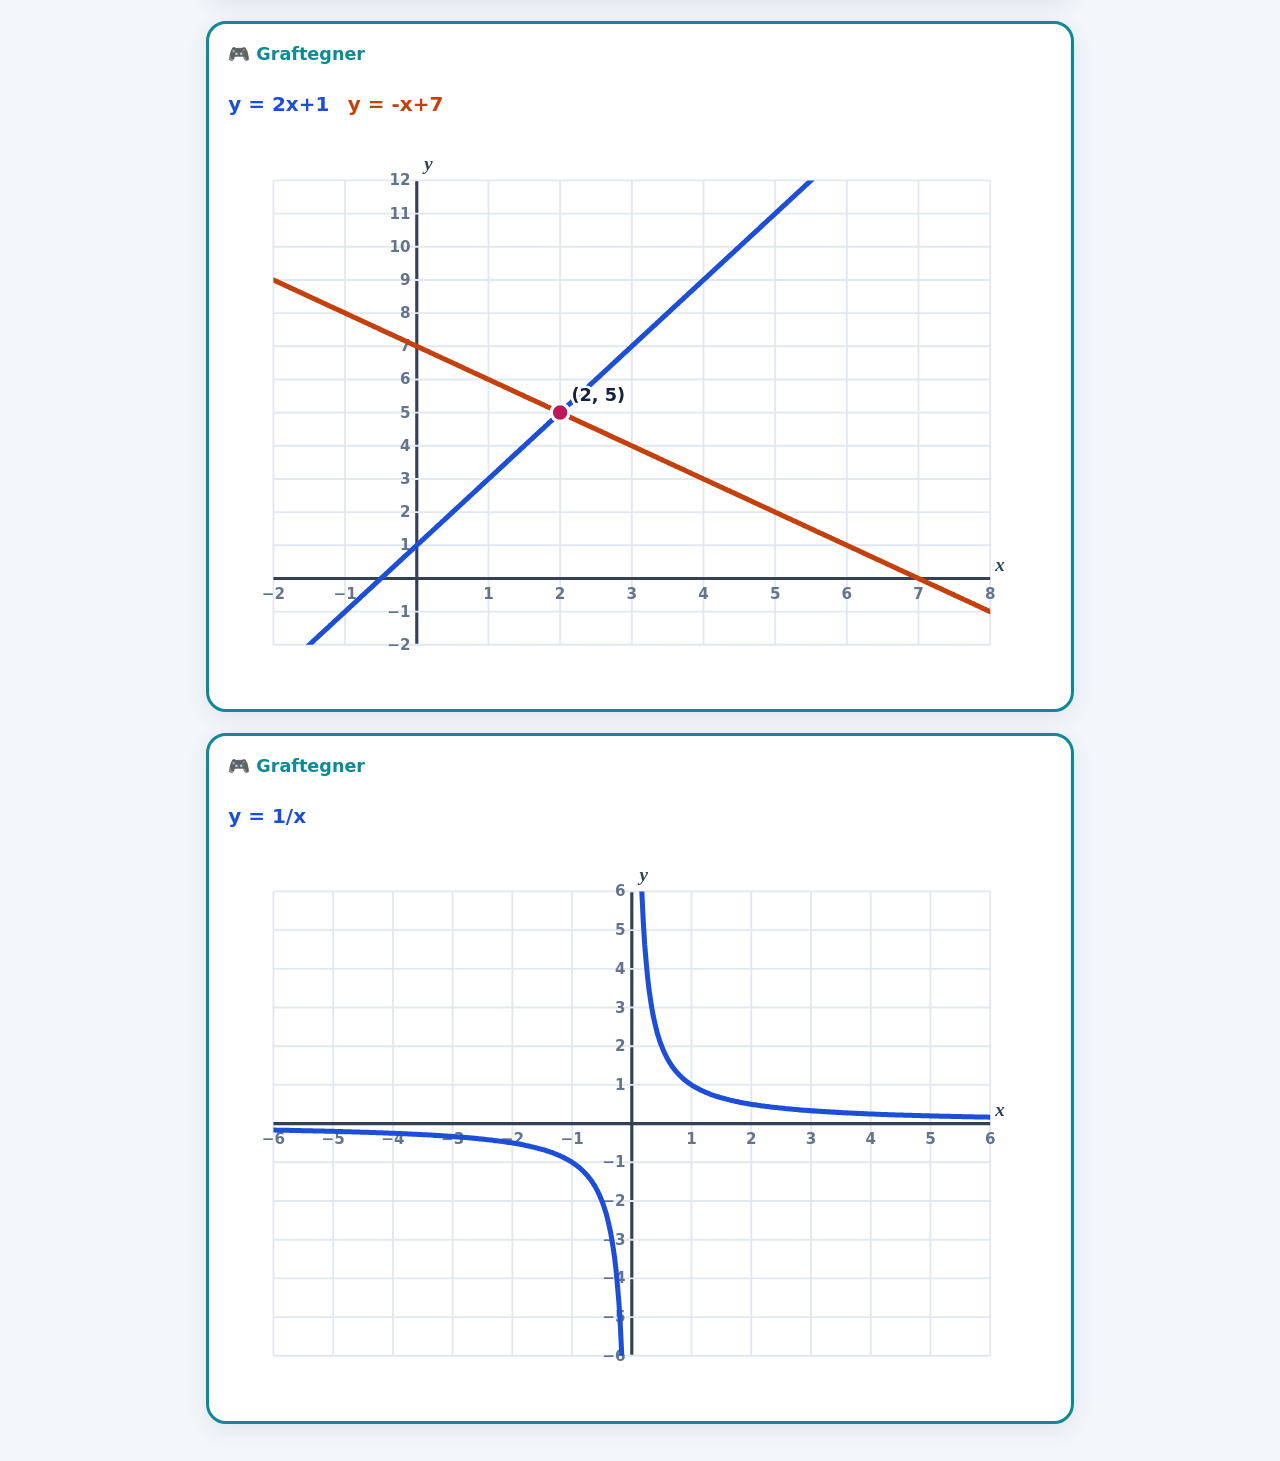
<file: tests/widgets.html>
<!doctype html><html lang="nb"><head><meta charset="utf-8"><link rel="stylesheet" href="../css/style.css"></head><body><main style="max-width:900px;margin:auto;padding:1rem" id="main"></main>
<script src="../data/curriculum.js"></script><script src="../js/util.js"></script><script src="../js/widgets.js"></script><script src="../js/w-alg.js"></script>
<script>
const M=window.MATTE;const list=[['faktortre',{n:84}],['potens',{a:3,n:2}],['potens',{a:2,n:3}],['potens',{tier:1,n:5}],['kvadrat',{s:5}],['kvadrat',{rot:1,mal:50}],['figurtall',{type:'trapp',n:4}],['figurtall',{type:'fyrstikk',n:4}],['figurtall',{type:'plus',n:3}],['figurtall',{type:'ramme',n:3}],['figurtall',{type:'dobling',n:4}],['arealmodell',{}],['arealmodell',{type:'sum'}],['arealmodell',{type:'diff',a:6,b:2}],['arealmodell',{type:'konj',a:6,b:2}],['balanse',{}],['ulikhet',{}],['maskin',{}],
['graf',{params:{a:{min:-5,max:5,v:2},b:{min:-5,max:5,v:1}},funksjoner:[{f:'a*x+b',pen:'lin'}],tabell:1,punkt:1}],
['graf',{params:{a:{min:-3,max:3,v:1},b:{min:-4,max:4,v:0},c:{min:-5,max:5,v:-2}},funksjoner:[{f:'a*x^2+b*x+c',pen:'kv'}]}],
['graf',{funksjoner:[{f:'2x+1'},{f:'-x+7'}],skjaering:1,xmin:-2,xmax:8,ymin:-2,ymax:12}],
['graf',{funksjoner:[{f:'1/x'}]}]];
list.forEach(([n,o],i)=>{const d=document.createElement('div');d.id='w'+i;document.getElementById('main').appendChild(d);try{M.mountWidget(d,n,o)}catch(e){d.textContent='FEIL '+n+': '+e.message;console.error('FEIL',n,e.message)}});
</script></body></html>
</file>
<file: css/style.css>
/* ============================================================
   Mattereisen – stiler
   Farger: positive tall = oransje, negative tall = blå, null = grønn
   ============================================================ */
:root {
  --ink: #14213d; --muted: #52617a; --bg: #f3f6fb; --card: #ffffff; --line: #d9e2ef;
  --pos: #c2410c; --pos-bg: #ffeadb; --neg: #1d4ed8; --neg-bg: #e3ecff; --zero: #15803d; --zero-bg: #e1f6e8;
  --t8: #0e8a96; --t8-bg: #dff4f6; --t9: #c2650b; --t9-bg: #ffecd6; --t10: #6d3fc9; --t10-bg: #eee6fb;
  --aksent: var(--t8); --aksent-bg: var(--t8-bg);
  --s1: #0e8a96; --s2: #d9730d; --s3: #6d3fc9; --s4: #15803d; --s5: #be185d; --s6: #2563eb;
  --radius: 20px; --shadow: 0 6px 22px rgba(20, 33, 61, .08);
  --fs: 1;
}
*, *::before, *::after { box-sizing: border-box; }
html { font-size: calc(100% * var(--fs)); scroll-padding-top: 5rem; }
body {
  margin: 0; background: var(--bg); color: var(--ink);
  font-family: system-ui, -apple-system, "Segoe UI", Roboto, "Helvetica Neue", Arial, sans-serif;
  line-height: 1.65; font-size: 1.05rem;
}
h1, h2, h3, h4 { line-height: 1.25; margin: 0 0 .6rem; }
h1 { font-size: clamp(1.9rem, 4.5vw, 2.8rem); letter-spacing: -.02em; }
h2 { font-size: clamp(1.4rem, 3vw, 1.8rem); }
h3 { font-size: 1.2rem; }
p { margin: 0 0 1rem; }
a { color: var(--neg); }
img, svg { max-width: 100%; }
.sr-only { position: absolute !important; width: 1px; height: 1px; overflow: hidden; clip: rect(0 0 0 0); white-space: nowrap; }
.skip { position: absolute; left: -999px; top: 0; background: #fff; padding: .6rem 1rem; z-index: 100; }
.skip:focus { left: 1rem; top: 1rem; }
:focus-visible { outline: 3px solid #f59e0b; outline-offset: 2px; border-radius: 6px; }
main { max-width: 1180px; margin: 0 auto; padding: 1.2rem 1rem 4rem; }
main:focus { outline: none; }

/* ---------- toppmeny ---------- */
#topbar { position: sticky; top: 0; z-index: 40; background: rgba(255, 255, 255, .96); backdrop-filter: blur(8px); border-bottom: 1px solid var(--line); }
.topbar-inn { max-width: 1180px; margin: 0 auto; padding: .55rem 1rem; display: flex; align-items: center; gap: .8rem 1.2rem; flex-wrap: wrap; }
.logo { font-weight: 800; font-size: 1.25rem; text-decoration: none; color: var(--ink); display: flex; gap: .4rem; align-items: center; margin-right: auto; }
.topnav { display: flex; gap: .3rem; flex-wrap: wrap; }
.topnav a { padding: .45rem .8rem; border-radius: 999px; text-decoration: none; color: var(--ink); font-weight: 600; font-size: .95rem; }
.topnav a:hover { background: var(--bg); }
.seg { display: inline-flex; background: var(--bg); border-radius: 999px; padding: 3px; gap: 2px; border: 1px solid var(--line); }
.seg > button, .seg > a { border: 0; background: transparent; padding: .4rem .85rem; border-radius: 999px; font: inherit; font-weight: 600; font-size: .95rem; cursor: pointer; color: var(--ink); text-decoration: none; min-height: 38px; display: inline-flex; align-items: center; }
.seg > [aria-pressed="true"], .seg > [aria-current="true"] { background: var(--ink); color: #fff; }
.knapp { border: 2px solid var(--line); background: #fff; color: var(--ink); padding: .6rem 1.1rem; border-radius: 14px; font: inherit; font-weight: 700; cursor: pointer; text-decoration: none; display: inline-flex; align-items: center; gap: .4rem; min-height: 46px; transition: transform .12s, box-shadow .12s; }
.knapp:hover:not(:disabled) { transform: translateY(-1px); box-shadow: 0 4px 12px rgba(20, 33, 61, .12); }
.knapp:disabled { opacity: .5; cursor: not-allowed; }
.knapp.primær { background: var(--aksent); border-color: var(--aksent); color: #fff; }
.knapp.liten { min-height: 38px; padding: .35rem .8rem; font-size: .92rem; border-radius: 12px; }
.knapp.stor { font-size: 1.1rem; padding: .7rem 1.4rem; }
.lh-knapp[aria-pressed="true"] { background: #fff3b0; border-color: #facc15; }

/* ---------- forside ---------- */
.hero-kompakt { padding: clamp(1rem, 3vw, 1.8rem) clamp(1.2rem, 4vw, 2.4rem); margin-bottom: 1rem; grid-template-columns: 1.1fr 1fr; }
.hero-kompakt h1 { font-size: clamp(2rem, 5vw, 3rem); }
.hero-kompakt .ingress { font-size: 1.1rem; margin: 0; }
.første-tittel { margin-top: .6rem; }
.hero { display: grid; grid-template-columns: 1.2fr 1fr; gap: 1.5rem; align-items: center; background: linear-gradient(135deg, #e3ecff, #dff4f6 55%, #ffeadb); border-radius: 28px; padding: clamp(1.4rem, 4vw, 3rem); margin-bottom: 2rem; }
.hero h1 { font-size: clamp(2.2rem, 6vw, 3.6rem); margin-bottom: .5rem; }
.ingress { font-size: 1.2rem; color: var(--muted); max-width: 60ch; }
.hero-linje { width: 100%; height: auto; }
.hl { stroke: var(--ink); stroke-width: 4; stroke-linecap: round; }
.ht.neg { stroke: var(--neg); stroke-width: 3; } .ht.pos { stroke: var(--pos); stroke-width: 3; } .ht.zero { stroke: var(--zero); stroke-width: 4; }
.htx { font: 700 13px system-ui; } .htx.neg { fill: var(--neg); } .htx.pos { fill: var(--pos); } .htx.zero { fill: var(--zero); }
.hp { fill: var(--pos); } .hn { fill: var(--neg); } .hpt { fill: #fff; font: 800 15px system-ui; }
.seksjon-tittel { margin: 2rem 0 1rem; }
.modus-rad { display: grid; grid-template-columns: 1fr 1fr; gap: 1rem; }
.modus-kort { display: grid; gap: .3rem; padding: 1.3rem; border-radius: var(--radius); background: var(--card); border: 3px solid var(--line); text-decoration: none; color: var(--ink); box-shadow: var(--shadow); }
.modus-kort strong { font-size: 1.35rem; }
.modus-kort .modus-ikon { font-size: 2rem; }
.modus-kort.valgt { border-color: var(--ink); background: #fffdf2; }
.modus-kort.steg.valgt { border-color: var(--s4); background: #f1fbf4; }
.modus-kort:hover { transform: translateY(-2px); }
.trinn-grid { display: grid; gap: 1rem; }
.trinn-kort { display: flex; align-items: center; gap: 1.2rem; padding: 1.3rem 1.5rem; border-radius: var(--radius); color: #fff; text-decoration: none; box-shadow: var(--shadow); transition: transform .15s; }
.trinn-kort:hover { transform: translateY(-3px); }
.trinn-kort.t8 { background: linear-gradient(120deg, #0b7380, #0e8a96); } .trinn-kort.t9 { background: linear-gradient(120deg, #a54f05, #c2650b); } .trinn-kort.t10 { background: linear-gradient(120deg, #55309f, #6d3fc9); }
.trinn-nr { font-size: 3.2rem; font-weight: 900; line-height: 1; opacity: .95; }
.trinn-info { display: grid; gap: .15rem; flex: 1; } .trinn-info strong { font-size: 1.4rem; } .trinn-status { font-size: .9rem; opacity: .9; }
.pil { font-size: 2rem; }
.mer-grid, .tema-grid { display: grid; grid-template-columns: repeat(auto-fill, minmax(250px, 1fr)); gap: 1rem; }
.mer-kort, .tema-kort { display: grid; gap: .35rem; align-content: start; background: var(--card); border: 2px solid var(--line); border-radius: var(--radius); padding: 1.2rem; text-decoration: none; color: var(--ink); box-shadow: var(--shadow); }
.tema-kort.klar:hover, .mer-kort:hover { border-color: var(--aksent); transform: translateY(-2px); }
.tema-kort.klar.t8 { --aksent: var(--t8); } .tema-kort.klar.t9 { --aksent: var(--t9); } .tema-kort.klar.t10 { --aksent: var(--t10); }
.tema-ikon, .mini-ikon { font-size: 2rem; }
.tema-kort.snart { opacity: .6; background: #eef2f8; box-shadow: none; }
.merke { justify-self: start; font-size: .8rem; font-weight: 700; padding: .2rem .6rem; border-radius: 999px; background: var(--line); color: var(--muted); }
.merke.klar-merke { background: var(--aksent); color: #fff; }
.tema-grid.liten { grid-template-columns: repeat(auto-fill, minmax(210px, 1fr)); }
.t8-tekst { color: var(--t8); } .t9-tekst { color: var(--t9); } .t10-tekst { color: var(--t10); }

/* ---------- sidehoder ---------- */
.brødsmule { font-size: .92rem; color: var(--muted); margin-bottom: 1rem; }
.brødsmule a { color: var(--muted); }
.side-hode { border-radius: var(--radius); padding: 1.5rem 1.8rem; margin-bottom: 1.5rem; color: #fff; }
.side-hode.t8 { background: linear-gradient(120deg, #0b7380, #0e8a96); } .side-hode.t9 { background: linear-gradient(120deg, #a54f05, #c2650b); } .side-hode.t10 { background: linear-gradient(120deg, #55309f, #6d3fc9); }
.side-hode h1 { margin: 0 0 .3rem; } .side-hode p { margin: 0 0 .6rem; opacity: .95; } .side-hode .knapp { color: var(--ink); }
.topic-hode { display: flex; gap: 1.4rem; align-items: center; background: var(--card); border: 3px solid var(--aksent); border-radius: 28px; padding: 1.6rem; box-shadow: var(--shadow); }
.topic-hode.t8 { --aksent: var(--t8); --aksent-bg: var(--t8-bg); } .topic-hode.t9 { --aksent: var(--t9); --aksent-bg: var(--t9-bg); } .topic-hode.t10 { --aksent: var(--t10); --aksent-bg: var(--t10-bg); }
.topic-ikon { font-size: 4rem; background: var(--aksent-bg); border-radius: 24px; width: 5.5rem; height: 5.5rem; display: grid; place-items: center; flex: none; }
.topic-hode h1 { margin: 0 0 .3rem; } .topic-hode .ingress { margin: 0; }
.over-tittel { color: var(--aksent); font-weight: 800; letter-spacing: .04em; text-transform: uppercase; font-size: .85rem; margin: 0 0 .2rem; }
.mal-boks { background: var(--aksent-bg); border-radius: var(--radius); padding: 1rem 1.4rem; margin: 1.2rem 0; }
.mal-boks h2 { font-size: 1.2rem; } .mal-boks ul { margin: 0; padding-left: 1.3rem; }
.topic-layout > * { min-width: 0; }
.topic-layout { display: grid; grid-template-columns: 270px minmax(0, 1fr); gap: 1.5rem; align-items: start; }
.toc { position: sticky; top: calc(var(--topp, 3.6rem) + .7rem); background: var(--card); border: 2px solid var(--line); border-radius: var(--radius); padding: 1rem; max-height: calc(100vh - 6rem); overflow: auto; }
.toc h2 { font-size: 1.05rem; } .toc ol { list-style: none; margin: 0; padding: 0; display: grid; gap: .25rem; }
.toc-lenke { width: 100%; text-align: left; border: 0; background: transparent; padding: .5rem .55rem; border-radius: 12px; font: inherit; cursor: pointer; display: flex; gap: .6rem; align-items: center; color: var(--ink); }
.toc-lenke:hover { background: var(--bg); }
.toc-nr { flex: none; width: 1.9rem; height: 1.9rem; border-radius: 50%; background: var(--line); display: grid; place-items: center; font-weight: 800; font-size: .9rem; }
.toc-lenke.pågår .toc-nr { background: #fde68a; }
.toc-lenke.ferdig .toc-nr { background: var(--zero); color: #fff; }
.toc-lenke.ferdig .toc-nr::after { content: "✓"; }
.toc-lenke.ferdig .toc-nr { font-size: 0; } .toc-lenke.ferdig .toc-nr::after { font-size: 1rem; }
.toc-lenker { margin-top: .8rem; padding-top: .8rem; border-top: 1px solid var(--line); font-size: .95rem; }

/* ---------- seksjoner ---------- */
.seksjon { --sf: var(--s1); background: var(--card); border: 2px solid var(--line); border-top: 8px solid var(--sf); border-radius: var(--radius); padding: 1.4rem 1.6rem; margin-bottom: 1.6rem; box-shadow: var(--shadow); }
.farge-1 { --sf: var(--s1); } .farge-2 { --sf: var(--s2); } .farge-3 { --sf: var(--s3); } .farge-4 { --sf: var(--s4); } .farge-5 { --sf: var(--s5); } .farge-6 { --sf: var(--s6); }
.seksjon-hode { display: flex; align-items: center; gap: .9rem; margin-bottom: .8rem; flex-wrap: wrap; }
.seksjon-hode h2 { margin: 0; flex: 1; }
.seksjon-nr { flex: none; width: 2.8rem; height: 2.8rem; border-radius: 14px; background: var(--sf); color: #fff; display: grid; place-items: center; font-weight: 900; font-size: 1.4rem; }
.seksjon.ferdig { border-color: var(--zero); }
.seksjon-ferdig { display: flex; gap: 1rem; align-items: center; background: var(--zero-bg); border: 2px solid var(--zero); border-radius: 16px; padding: 1rem 1.2rem; margin-top: 1.2rem; animation: pop .5s; }
.stor-emoji { font-size: 2.6rem; }
.stor-tekst { font-size: 1.2rem; }
.liste { padding-left: 1.4rem; margin: 0 0 1rem; } .liste li { margin-bottom: .4rem; }
.lenke-rad { display: flex; gap: 1rem; align-items: center; flex-wrap: wrap; margin: 1.5rem 0; }
.bytt-lenke { font-weight: 600; }

/* ---------- tall ---------- */
.tall { font-weight: 800; padding: 0 .28em; border-radius: .45em; white-space: nowrap; font-variant-numeric: tabular-nums; }
.tall.neg { color: var(--neg); background: var(--neg-bg); } .tall.pos { color: var(--pos); background: var(--pos-bg); } .tall.zero { color: var(--zero); background: var(--zero-bg); }
.uttrykk { font-weight: 600; font-size: 1.12em; white-space: normal; }
.spm { color: var(--muted); font-weight: 800; }

/* ---------- bokser ---------- */
.callout { display: flex; gap: .9rem; padding: 1rem 1.2rem; border-radius: 18px; margin: 1.1rem 0; border-left: 8px solid; }
.callout-ikon { font-size: 1.8rem; line-height: 1.2; } .callout-tittel { display: block; margin-bottom: .2rem; font-size: 1.08rem; }
.callout-tekst > div:last-child, .callout-tekst ul:last-child { margin-bottom: 0; } .callout-tekst ul { margin: .3rem 0 0; padding-left: 1.2rem; }
.callout.tips { background: #fff8d6; border-color: #eab308; } .callout.regel { background: #e8f0ff; border-color: #2563eb; }
.callout.advarsel { background: #ffe9e2; border-color: #dc2626; } .callout.virkelighet { background: #e1f6e8; border-color: #16a34a; }
.callout.mestring { background: #f6e8ff; border-color: #a21caf; } .callout.husk { background: #e3f4f6; border-color: #0e8a96; }
.guide { display: flex; gap: .9rem; align-items: flex-start; margin: 1rem 0; }
.guide-figur { font-size: 2.6rem; background: var(--aksent-bg, #dff4f6); border-radius: 50%; width: 4rem; height: 4rem; display: grid; place-items: center; flex: none; }
.guide-boble { position: relative; background: #fff; border: 3px solid var(--sf, var(--s1)); border-radius: 22px; padding: .8rem 1.1rem; font-size: 1.1rem; }
.guide-boble::before { content: ""; position: absolute; left: -12px; top: 18px; width: 18px; height: 18px; background: #fff; border-left: 3px solid var(--sf, var(--s1)); border-bottom: 3px solid var(--sf, var(--s1)); transform: rotate(45deg); }
.kort-rad { display: grid; grid-template-columns: repeat(auto-fit, minmax(200px, 1fr)); gap: .9rem; margin: 1rem 0; }
.mini-kort { background: var(--bg); border: 2px solid var(--line); border-radius: 18px; padding: 1rem; display: grid; gap: .3rem; align-content: start; }
.tabell-wrap { overflow-x: auto; margin: 1rem 0; }
.tabell { border-collapse: collapse; width: 100%; background: #fff; border-radius: 14px; overflow: hidden; border: 2px solid var(--line); }
.tabell th { background: var(--ink); color: #fff; text-align: left; padding: .6rem .8rem; } .tabell td { padding: .6rem .8rem; border-top: 1px solid var(--line); }
.tabell td.første { font-weight: 700; }
.eksempel { border: 3px solid var(--sf, var(--s1)); border-radius: 20px; padding: 1rem 1.3rem; margin: 1.2rem 0; background: #fffefa; }
.eks-hode { font-weight: 800; color: var(--sf, var(--s1)); margin-bottom: .4rem; }
.eks-oppg { font-size: 1.25rem; font-weight: 600; margin-bottom: .6rem; }
.eks-steg { padding-left: 0; list-style: none; counter-reset: steg; margin: 0 0 .8rem; }
.eks-steg li { counter-increment: steg; position: relative; padding: .55rem .8rem .55rem 3rem; margin-bottom: .45rem; background: #fff; border: 2px solid var(--line); border-radius: 14px; }
.eks-steg li::before { content: counter(steg); position: absolute; left: .7rem; top: .55rem; width: 1.7rem; height: 1.7rem; border-radius: 50%; background: var(--sf, var(--s1)); color: #fff; font-weight: 800; display: grid; place-items: center; font-size: .9rem; }
.eks-steg li.ny { animation: pop .45s; }
.eks-knapper { display: flex; gap: .6rem; flex-wrap: wrap; }
.sjekkliste { background: var(--bg); border-radius: 18px; padding: 1rem 1.3rem; margin: 1.2rem 0; }
.sjekkliste ul { list-style: none; padding: 0; margin: 0; } .sjekkliste label { display: flex; gap: .7rem; align-items: flex-start; padding: .35rem 0; cursor: pointer; }
.sjekkliste input { width: 1.4rem; height: 1.4rem; margin-top: .2rem; accent-color: var(--zero); }
.ord { border: 0; border-bottom: 2px dotted var(--neg); background: transparent; color: inherit; font: inherit; padding: 0; cursor: help; }
.ord:hover { background: #fff3b0; }
.ord-popup { position: absolute; z-index: 70; width: min(88vw, 330px); background: #fff; border: 3px solid var(--ink); border-radius: 18px; padding: .8rem 1rem; box-shadow: 0 10px 30px rgba(0, 0, 0, .25); }
.ord-popup[hidden] { display: none; }
.ord-topp { display: flex; justify-content: space-between; align-items: center; gap: .5rem; } .ord-ord { font-size: 1.15rem; }
.ord-forklaring { margin: .4rem 0 .6rem; }
.lukk { border: 0; background: var(--bg); width: 2.2rem; height: 2.2rem; border-radius: 50%; cursor: pointer; font-size: 1rem; }

/* ---------- modeller ---------- */
.wg { background: var(--card); border: 3px solid var(--aksent); border-radius: var(--radius); padding: 1rem 1.2rem 1.2rem; margin: 1.3rem 0; box-shadow: var(--shadow); }
.wg.wg-enkel { border-width: 2px; padding: .4rem .6rem; box-shadow: none; margin: .8rem 0; }
.wg-tittel { font-weight: 800; font-size: 1.1rem; margin-bottom: .6rem; color: var(--aksent); }
.wg-kontroller { display: flex; flex-wrap: wrap; gap: .8rem 1.5rem; align-items: flex-end; margin-bottom: .6rem; }
.ctl { display: flex; flex-direction: column; gap: .2rem; font-weight: 700; font-size: .95rem; min-width: 150px; }
.ctl output { font-size: 1.1rem; }
input[type=range] { width: 100%; min-width: 150px; height: 2rem; accent-color: var(--aksent); cursor: pointer; }
.wg-uttrykk { font-size: 1.2rem; margin: .5rem 0; min-height: 2.4rem; } .wg-uttrykk.stort, .wg-uttrykk .stort { font-size: 1.7rem; font-weight: 800; }
.wg-forklaring p { margin: 0 0 .5rem; }
.svg-wrap { width: 100%; }
.tallinje-svg { width: 100%; height: auto; display: block; }
.band-neg { fill: #dbe7ff; } .band-pos { fill: #ffe5d3; }
.tick { stroke-width: 2; } .tick.neg { stroke: var(--neg); } .tick.pos { stroke: var(--pos); } .tick.zero { stroke: var(--zero); stroke-width: 4; }
.ticktxt { font: 700 15px system-ui, sans-serif; } .ticktxt.neg { fill: var(--neg); } .ticktxt.pos { fill: var(--pos); } .ticktxt.zero { fill: var(--zero); font-size: 18px; }
.sidetxt { font: 700 13px system-ui, sans-serif; } .sidetxt.neg { fill: var(--neg); } .sidetxt.pos { fill: var(--pos); }
.bue { fill: none; stroke-width: 4; stroke-linecap: round; } .bue.neg { stroke: var(--neg); } .bue.pos { stroke: var(--pos); }
.buetxt { font: 800 16px system-ui, sans-serif; } .buetxt.neg { fill: var(--neg); } .buetxt.pos { fill: var(--pos); }
.pin line { stroke-width: 3; } .pin circle, .pin rect { stroke: #fff; stroke-width: 3; } .pin text { fill: #fff; font: 800 14px system-ui, sans-serif; }
.pin.neg line { stroke: var(--neg); } .pin.neg circle, .pin.neg rect { fill: var(--neg); } .pin.pos line { stroke: var(--pos); } .pin.pos circle, .pin.pos rect { fill: var(--pos); }
.pin.zero line { stroke: var(--zero); } .pin.zero circle, .pin.zero rect { fill: var(--zero); }
.pin.grå line { stroke: #64748b; } .pin.grå circle, .pin.grå rect { fill: #64748b; } .pin.grønn line { stroke: var(--zero); } .pin.grønn circle, .pin.grønn rect { fill: var(--zero); }
.pin.grå text, .pin.grønn text { font-size: 13px; }
.token rect { fill: var(--ink); } .token text { fill: #fff; font: 800 17px system-ui, sans-serif; }
.term-rad { display: grid; grid-template-columns: 240px 1fr; gap: 1.2rem; align-items: center; }
.term { width: 100%; height: auto; max-height: 380px; }
.sone-neg { fill: #e8f0ff; } .sone-pos { fill: #fff3e8; }
.rør { fill: #fff; stroke: #94a3b8; stroke-width: 3; } .kule.neg, .væske.neg, .boble.neg { fill: var(--neg); } .kule.pos, .væske.pos, .boble.pos { fill: var(--pos); } .boble.zero { fill: var(--zero); }
.boble + text, .term text { font: 800 16px system-ui, sans-serif; }
.term g text { fill: #fff; } .nullinje { stroke: var(--zero); stroke-width: 3; stroke-dasharray: 7 5; } .nulltxt { fill: var(--zero) !important; font-size: 12px !important; }
.forslag { display: flex; flex-wrap: wrap; gap: .5rem; align-items: center; margin-top: .6rem; }
.chip { border: 2px solid var(--line); background: #fff; border-radius: 999px; padding: .35rem .8rem; font: inherit; font-size: .92rem; cursor: pointer; }
.chip:hover { background: var(--bg); }
.brikke-bord { display: flex; flex-wrap: wrap; justify-content: center; gap: 1rem 2rem; padding: 1rem; background: #f8fafc; border: 3px dashed var(--line); border-radius: 18px; min-height: 6.4rem; align-items: flex-start; }
.gruppe { display: flex; flex-wrap: wrap; gap: .35rem; max-width: 48%; }
.tomt { color: var(--muted); font-weight: 700; align-self: center; }
.brikke { width: 2.6rem; height: 2.6rem; border-radius: 50%; display: grid; place-items: center; font-weight: 900; font-size: 1.5rem; color: #fff; box-shadow: inset 0 -3px 0 rgba(0, 0, 0, .18); }
.brikke.pos { background: var(--pos); } .brikke.neg { background: var(--neg); }
.brikke.ny { animation: pop .5s; } .brikke.par { outline: 4px solid #facc15; animation: puls 1s infinite; }
.brikke-verdi { text-align: center; margin: .5rem 0; font-weight: 700; color: var(--muted); }
.steg-knapper { display: flex; gap: .6rem; flex-wrap: wrap; align-items: center; margin: .6rem 0; }
.teller-lite { color: var(--muted); font-size: .92rem; }
.forklar-liten { font-size: .92rem; color: var(--muted); margin: .5rem 0 0; }
.stepper { display: flex; gap: .6rem; align-items: center; }
.monster-tabell { display: grid; gap: .3rem; margin: .6rem 0; max-width: 520px; }
.mrad { display: grid; grid-template-columns: minmax(0, 1fr) 1.4rem 4rem 4.6rem; gap: .5rem; align-items: center; padding: .35rem .8rem; border-radius: 12px; font-size: 1.2rem; background: #f8fafc; font-weight: 600; }
.mrad.hode { background: transparent; font-size: .85rem; color: var(--muted); font-weight: 700; }
.mrad.skjult { opacity: .3; } .mrad.ny { background: #fff3b0; animation: pop .4s; }
.mrad .svar { font-weight: 800; } .mrad .diff { color: var(--muted); font-size: .95rem; }
.fortegn-tabell { border-collapse: separate; border-spacing: 6px; margin: .6rem 0; }
.fortegn-tabell th { font-size: .85rem; color: var(--muted); padding: .3rem .6rem; text-align: left; }
.fortegn-tabell td { width: 5.5rem; height: 3.2rem; text-align: center; font-size: 1.8rem; font-weight: 900; border-radius: 14px; background: #f1f5f9; color: #475569; }
.fortegn-tabell td.aktiv { outline: 4px solid #facc15; transform: scale(1.06); color: #fff; }
.fortegn-tabell td[data-c="1,1"].aktiv, .fortegn-tabell td[data-c="-1,-1"].aktiv { background: var(--pos); } .fortegn-tabell td[data-c="1,-1"].aktiv, .fortegn-tabell td[data-c="-1,1"].aktiv { background: var(--neg); }
.oppg-visual { margin: .6rem 0; }

/* ---------- oppgaver ---------- */
.oppg-blokk { border: 3px solid var(--line); border-radius: var(--radius); background: var(--card); margin: 1.6rem 0; overflow: hidden; }
.blokk-hode { display: flex; justify-content: space-between; gap: 1rem; align-items: center; flex-wrap: wrap; padding: .8rem 1.2rem; background: #eef2f8; }
.blokk-hode h3 { margin: 0; }
.niva-1 .blokk-hode { background: #e1f6e8; } .niva-2 .blokk-hode { background: #e3f4f6; } .niva-3 .blokk-hode { background: #e3ecff; } .niva-4 .blokk-hode { background: #fff1d6; } .niva-5 .blokk-hode { background: #f1e6ff; }
.niva-1 { border-color: #86d6a0; } .niva-2 { border-color: #8fd0d9; } .niva-3 { border-color: #93b4f5; } .niva-4 { border-color: #f4c36d; } .niva-5 { border-color: #c4a1f2; }
.teller { font-weight: 700; font-size: .95rem; display: flex; gap: .5rem; align-items: center; } .stjerner .tomme { opacity: .45; }
.blokk-intro { padding: .8rem 1.2rem 0; margin: 0; }
.oppg-liste { counter-reset: oppg; list-style: none; margin: 0; padding: .4rem 1.2rem 1rem; }
.oppg { counter-increment: oppg; position: relative; padding: 1.1rem 0 1.1rem 3rem; border-bottom: 2px dashed var(--line); }
.oppg:last-child { border-bottom: 0; }
.oppg::before { content: counter(oppg); position: absolute; left: 0; top: 1.15rem; width: 2.1rem; height: 2.1rem; border-radius: 50%; background: var(--ink); color: #fff; display: grid; place-items: center; font-weight: 800; }
.oppg.riktig::before { content: "✓"; background: var(--zero); }
.oppg.klar:not(.riktig)::before { background: #94a3b8; }
.oppg-tekst { font-size: 1.12rem; margin-bottom: .6rem; }
.svar-rad { display: flex; flex-wrap: wrap; gap: .6rem; align-items: center; }
.svar-felt { font: inherit; font-size: 1.15rem; padding: .55rem .8rem; border: 3px solid var(--line); border-radius: 14px; width: 11rem; min-height: 46px; }
.svar-felt.bred { width: min(100%, 22rem); }
.svar-felt:focus { border-color: var(--aksent); outline: none; }
.enhet { font-weight: 700; }
.skrivehjelp { font-size: .88rem; color: var(--muted); margin: .4rem 0 0; }
.valg { display: grid; grid-template-columns: repeat(auto-fit, minmax(170px, 1fr)); gap: .6rem; }
.valg-knapp { padding: .7rem 1rem; border: 3px solid var(--line); border-radius: 16px; background: #fff; font: inherit; font-size: 1.1rem; cursor: pointer; min-height: 52px; text-align: left; color: var(--ink); }
.valg-knapp:hover:not(:disabled) { border-color: var(--aksent); background: var(--aksent-bg); }
.valg-knapp.rett { background: var(--zero-bg); border-color: var(--zero); font-weight: 700; } .valg-knapp.feil { background: #fff0e6; border-color: #f97316; text-decoration: line-through; opacity: .75; }
.tilbakemelding { margin-top: .6rem; border-radius: 14px; font-weight: 600; } .tilbakemelding.ok, .tilbakemelding.feil { padding: .6rem .9rem; }
.tilbakemelding.ok { background: var(--zero-bg); color: #14532d; } .tilbakemelding.feil { background: #fff3e5; color: #7c2d12; }
.hint-boks { margin-top: .6rem; background: #fff8d6; border-radius: 14px; padding: .6rem .9rem; border: 2px solid #fde68a; }
.oppg-knapper { display: flex; gap: .5rem; flex-wrap: wrap; margin-top: .7rem; }
.losning-boks { margin-top: .7rem; background: #f3f6fb; border: 2px solid var(--line); border-radius: 14px; padding: .8rem 1rem; }
.losning-boks .fasit { font-size: 1.1rem; margin-bottom: .4rem; } .losning-boks ol { margin: .3rem 0 0; padding-left: 1.3rem; }
.losning-boks[hidden], .hint-boks[hidden] { display: none; }

/* ---------- ekstra oppgaver ---------- */
.ekstra-liste { list-style: none; counter-reset: ex; padding: 0; margin: 0; display: grid; grid-template-columns: repeat(auto-fill, minmax(330px, 1fr)); gap: .6rem 1.4rem; }
.ekstra-liste li { counter-increment: ex; display: flex; flex-wrap: wrap; align-items: center; gap: .6rem; padding: .55rem .8rem .55rem 2.8rem; position: relative; background: #f8fafc; border-radius: 14px; border: 2px solid transparent; }
.ekstra-liste li::before { content: counter(ex) "."; position: absolute; left: .8rem; font-weight: 800; color: var(--muted); }
.ekstra-liste li.ok { border-color: var(--zero); background: var(--zero-bg); } .ekstra-liste li.nei { border-color: #f97316; background: #fff3e5; }
.eq { flex: 1 1 14rem; font-size: 1.1rem; }
.svar-gruppe { display: flex; align-items: center; gap: .5rem; } .ekstra-felt { font: inherit; width: 7rem; padding: .4rem .6rem; border: 2px solid var(--line); border-radius: 10px; min-height: 40px; }
.ekstra-status { font-weight: 700; font-size: .9rem; white-space: nowrap; }
.fasit-liste { margin-top: 1rem; border: 2px dashed var(--line); border-radius: 14px; padding: .6rem 1rem; } .fasit-status.rist { animation: rist .5s; color: #b45309; font-weight: 700; }
@keyframes rist { 25% { transform: translateX(-5px); } 75% { transform: translateX(5px); } }
.fasit-liste ol { columns: 3 170px; padding-left: 1.6rem; }

/* ---------- Lesehjelp ---------- */
.les-knapp { display: none; border: 0; background: #fff3b0; border-radius: 50%; width: 1.9rem; height: 1.9rem; margin-right: .45rem; cursor: pointer; font-size: .95rem; vertical-align: middle; padding: 0; }
.lh-les .les-knapp { display: inline-grid; place-items: center; }
.leses { background: #fff3b0 !important; border-radius: 10px; box-shadow: 0 0 0 5px #fff3b0; }
::highlight(lesord) { background: #fde047; color: #000; }
.lh-panel { position: fixed; right: 1rem; top: calc(var(--topp, 3.6rem) + .5rem); width: min(94vw, 370px); max-height: calc(100vh - var(--topp, 3.6rem) - 1.5rem); overflow: auto; background: #fff; border: 3px solid var(--ink); border-radius: 22px; box-shadow: 0 18px 50px rgba(0, 0, 0, .3); z-index: 80; padding: 1rem 1.1rem; }
.lh-panel[hidden] { display: none; }
.lh-hode { display: flex; justify-content: space-between; align-items: center; } .lh-hode h2 { margin: 0; font-size: 1.25rem; }
.lh-intro { font-size: .95rem; color: var(--muted); }
.bryter { display: flex; gap: .8rem; align-items: center; padding: .5rem 0; cursor: pointer; font-weight: 700; }
.bryter small { display: block; font-weight: 400; color: var(--muted); font-size: .85rem; }
.bryter input { position: absolute; opacity: 0; width: 1px; height: 1px; }
.bryter .glider { flex: none; width: 3.1rem; height: 1.8rem; background: #cbd5e1; border-radius: 999px; position: relative; transition: background .2s; }
.bryter .glider::after { content: ""; position: absolute; left: 3px; top: 3px; width: 1.4rem; height: 1.4rem; border-radius: 50%; background: #fff; transition: transform .2s; }
.bryter input:checked + .glider { background: var(--zero); } .bryter input:checked + .glider::after { transform: translateX(1.3rem); }
.bryter input:focus-visible + .glider { outline: 3px solid #f59e0b; outline-offset: 2px; }
.bryter.hoved { background: var(--bg); padding: .7rem .9rem; border-radius: 14px; font-size: 1.1rem; }
.lh-valg { margin-top: .5rem; } .lh-valg.av { opacity: .45; pointer-events: none; }
.lh-rad { display: flex; align-items: center; justify-content: space-between; gap: .6rem; padding: .5rem 0; font-weight: 700; }
.farger { display: flex; gap: .5rem; } .farge { width: 2.3rem; height: 2.3rem; border-radius: 50%; border: 3px solid #94a3b8; cursor: pointer; } .farge[aria-pressed="true"] { border-color: var(--ink); box-shadow: 0 0 0 3px #facc15; }
.f-krem { background: #fbf4df; } .f-hvit { background: #fff; } .f-blaa { background: #e3f0fb; } .f-gronn { background: #e4f4e4; }
.lh-spill { display: flex; flex-wrap: wrap; gap: .5rem; margin-top: .6rem; }
.lh-merk { font-size: .85rem; color: #9a3412; margin: .6rem 0 0; }
.linjal { position: fixed; left: 0; right: 0; background: rgba(20, 33, 61, .55); pointer-events: none; z-index: 60; }
.linjal[hidden] { display: none; }
.linjal-topp { top: 0; height: 40vh; } .linjal-bunn { top: 60vh; bottom: 0; }
body.lh-skrift { font-family: Verdana, "Trebuchet MS", "Segoe UI", Tahoma, Geneva, sans-serif; letter-spacing: .035em; word-spacing: .16em; line-height: 1.95; }
body.lh-skrift .lesbar, body.lh-skrift .oppg-tekst, body.lh-skrift .eq { text-align: left; max-width: 70ch; }
body.lh-skrift .tall, body.lh-skrift .uttrykk { letter-spacing: .06em; }
body.lh-skrift p, body.lh-skrift li { hyphens: none; }
body[data-bg="krem"] { --bg: #f7efd8; --card: #fffaf0; --line: #e5d9b8; }
body[data-bg="hvit"] { --bg: #ffffff; --card: #ffffff; }
body[data-bg="blå"] { --bg: #dcecf9; --card: #f2f8fd; --line: #bcd5ea; }
body[data-bg="grønn"] { --bg: #dff0df; --card: #f4faf4; --line: #bddabd; }
.konfetti { position: absolute; z-index: 90; pointer-events: none; width: 0; height: 0; }
.konfetti span { position: absolute; width: 10px; height: 15px; border-radius: 3px; animation: konf 1.6s ease-out forwards; }

/* ---------- Steg for steg ---------- */
body.modus-steg { --aksent: var(--s4); --aksent-bg: #e1f6e8; font-size: 1.12rem; }
.modus-steg .topic-hode { border-color: var(--s4); }
.modus-steg .seksjon { border-width: 3px; border-top-width: 10px; border-radius: 26px; padding: 1.6rem 1.8rem; }
.modus-steg .seksjon-nr { width: 3.4rem; height: 3.4rem; border-radius: 50%; font-size: 1.7rem; }
.modus-steg .seksjon-hode h2 { font-size: clamp(1.5rem, 3.5vw, 2rem); }
.modus-steg .knapp { min-height: 52px; font-size: 1.08rem; }
.modus-steg .oppg-tekst { font-size: 1.25rem; }
.modus-steg .valg-knapp { font-size: 1.2rem; min-height: 58px; }
.modus-steg .guide-boble { font-size: 1.2rem; }
.modus-steg .topic-layout { grid-template-columns: minmax(0, 1fr); }
.modus-steg .toc-sti { position: sticky; top: calc(var(--topp, 3.6rem) + .4rem); z-index: 20; padding: .5rem .8rem; max-height: none; overflow: visible; border-radius: 999px; box-shadow: var(--shadow); }
.modus-steg .toc-sti h2, .modus-steg .toc-sti .toc-lenker { display: none; }
.modus-steg .toc-sti ol { display: flex; gap: .4rem; overflow-x: auto; justify-content: center; }
.modus-steg .toc-sti .toc-lenke { width: auto; flex: none; padding: .3rem .6rem .3rem .3rem; border-radius: 999px; }
.modus-steg .toc-sti .toc-tittel { font-size: .85rem; max-width: 7rem; white-space: nowrap; overflow: hidden; text-overflow: ellipsis; }
.modus-steg .mal-boks { background: #e1f6e8; }
.modus-steg .callout { font-size: 1.1rem; }

/* ---------- animasjoner ---------- */
@keyframes pop { 0% { transform: scale(.4); opacity: 0; } 70% { transform: scale(1.12); } 100% { transform: scale(1); opacity: 1; } }
@keyframes puls { 50% { transform: scale(1.1); } }
@keyframes konf { from { transform: translate(0, 0) rotate(0); opacity: 1; } to { transform: translate(var(--dx), var(--dy)) rotate(var(--r)); opacity: 0; } }
@media (prefers-reduced-motion: reduce) { *, *::before, *::after { animation: none !important; transition: none !important; scroll-behavior: auto !important; } }

/* ---------- små skjermer ---------- */
footer { text-align: center; color: var(--muted); font-size: .9rem; padding: 2rem 1rem 3rem; }
@media (max-width: 980px) {
  .topic-layout { grid-template-columns: minmax(0, 1fr); } .toc { position: static; max-height: none; } .toc ol { grid-template-columns: repeat(auto-fill, minmax(200px, 1fr)); }
  .hero { grid-template-columns: 1fr; } .term-rad { grid-template-columns: 1fr; } .term { max-height: 300px; margin: 0 auto; display: block; }
}
@media (max-width: 640px) {
  .mrad { font-size: 1.05rem; padding: .35rem .5rem; gap: .3rem; }
  .modus-rad { grid-template-columns: 1fr; } .seksjon { padding: 1.1rem; } .topic-hode { flex-direction: column; align-items: flex-start; }
  .trinn-nr { font-size: 2.4rem; } .oppg { padding-left: 2.6rem; } .gruppe { max-width: 100%; }
  .topbar-inn { gap: .5rem; } .logo { width: 100%; }
}

/* ---------- utskrift ---------- */
@media print {
  #topbar, .toc, .lh-panel, .linjal, .les-knapp, .knapp, .nytt-sett, footer, .brødsmule, .skriv-ut { display: none !important; }
  body { background: #fff; font-size: 11pt; } main { padding: 0; max-width: none; }
  .seksjon, .side-hode { box-shadow: none; break-inside: avoid-page; } .side-hode { color: #000; background: none !important; border-bottom: 3px solid #000; }
  .fasit-liste.skjul-print { display: none; } .fasit-liste .fasit-lås, .fasit-liste .fasit-status { display: none; } .fasit-liste { display: block; } .fasit-liste ol { columns: 3; } .ekstra-felt { border: 0; border-bottom: 1px solid #000; }
}

@media (max-width: 640px) {
  table.tabell { display: block; max-width: 100%; overflow-x: auto; }
}

/* Kompetansemål */
.mal-oversikt { margin: 2rem 0; background: #fff; border: 2px solid #e2e8f0; border-radius: 14px; padding: .8rem 1.1rem; }
.mal-oversikt summary { cursor: pointer; font-weight: 700; }
.mal-oversikt ol { margin: .8rem 0 0; padding-left: 1.4rem; }
.mal-oversikt li { margin: .6rem 0; }
.mal-temaer { display: flex; flex-wrap: wrap; gap: .35rem; margin-top: .3rem; }
.mal-temaer a, .mal-temaer span { font-size: .85rem; padding: .15rem .6rem; border-radius: 999px; background: #eef2ff; color: #3730a3; text-decoration: none; }
.mal-temaer span { background: #f1f5f9; color: #64748b; }
.dekker { margin-top: .6rem; font-size: .92rem; color: #475569; }
.dekker summary { cursor: pointer; }

/* ---------- nye modeller (algebra og funksjoner) ---------- */
.stepper { display: flex; align-items: center; gap: .4rem; }
.tallfelt { width: 5.5rem; font: 800 1.3rem system-ui, sans-serif; padding: .35rem .5rem; border: 3px solid var(--line); border-radius: 12px; text-align: center; background: #fff; color: var(--ink); }
.tallfelt:focus { outline: 3px solid var(--aksent); border-color: var(--aksent); }
.valg-rad { display: flex; gap: .4rem; flex-wrap: wrap; }
.ok { color: var(--zero); font-weight: 800; } .feil-t { color: var(--pos); font-weight: 700; }
.ft-svg-el, .po-svg, .kv-svg, .fg-svg, .am-svg, .bal-svg, .graf-svg { width: 100%; height: auto; display: block; margin: 0 auto; }
.ft-svg-el { max-width: 420px; } .po-svg { max-width: 380px; } .kv-svg { max-width: 360px; } .fg-svg { max-width: 560px; } .am-svg { max-width: 560px; } .bal-svg { max-width: 620px; }
.ft-node { fill: #e0ecff; stroke: var(--neg); stroke-width: 3; } .ft-prim { fill: #d6f5df; stroke: var(--zero); stroke-width: 3; }
.ft-txt { font: 800 17px system-ui, sans-serif; fill: var(--ink); } .ft-line { stroke: #64748b; stroke-width: 3; }
.po-rute { fill: var(--s1); } .po-rute.k0 { fill: #0e8a96; } .po-rute.k1 { fill: #35b0bb; } .po-rute.k2 { fill: #7dd3dc; }
.kv-flate { fill: #c9e7ea; stroke: var(--s1); stroke-width: 3; } .kv-rutenett { stroke: var(--s1); stroke-opacity: .45; stroke-width: 1.5; }
.fp { fill: var(--s1); } .fp.c1 { fill: var(--s2); } .fp.c2 { fill: var(--s3); } .fy { stroke-width: 6; stroke-linecap: round; stroke: #b45309; } .fy.c1 { stroke: #d9730d; }
.fg-tabell th.valgt, .fg-tabell td.valgt { background: #fff3b0; }
.callout-mini { background: var(--aksent-bg); border-radius: 12px; padding: .5rem .8rem; }
.am { stroke: #fff; stroke-width: 3; } .am.r1 { fill: #35b0bb; } .am.r2 { fill: #f2a65a; } .am.r3 { fill: #a78bda; } .am.r4 { fill: #5fc77b; } .am.rt { fill: #e5e7eb; stroke-dasharray: 5 4; stroke: #94a3b8; }
.am-t { font: 800 13px system-ui, sans-serif; fill: #fff; paint-order: stroke; stroke: rgba(0,0,0,.25); stroke-width: 2px; } .am-m { font: 800 14px system-ui, sans-serif; fill: var(--ink); }
.chip { display: inline-block; padding: 0 .5rem; border-radius: 8px; color: #fff; font-weight: 800; } .chip.c1 { background: #35b0bb; } .chip.c2 { background: #e08a2e; } .chip.c3 { background: #8b66c9; }
.bal-fot { fill: #94a3b8; } .bal-stolpe { stroke: #64748b; stroke-width: 8; stroke-linecap: round; } .bal-arm { stroke: #475569; stroke-width: 8; stroke-linecap: round; } .bal-skål { fill: #cbd5e1; stroke: #64748b; stroke-width: 3; }
.bal-bl.bx { fill: var(--s2); stroke: #fff; stroke-width: 2; } .bal-bl.en { fill: var(--neg); } .bal-bt { font: 800 17px system-ui, sans-serif; fill: #fff; }
.ul-farge { fill: var(--aksent); opacity: .55; } .ul-lukket { fill: var(--ink); stroke: #fff; stroke-width: 3; } .ul-åpen { fill: #fff; stroke: var(--ink); stroke-width: 4; }
.ul-ja { fill: var(--zero); } .ul-nei { fill: var(--pos); } .ul-ttxt { fill: #fff; font: 800 15px system-ui, sans-serif; }
.maskin-rad { display: flex; flex-wrap: wrap; align-items: center; justify-content: center; gap: 1rem; margin: .8rem 0; }
.maskin-inn, .maskin-ut { display: flex; flex-direction: column; gap: .3rem; align-items: center; font-weight: 800; }
.maskin-boks { background: linear-gradient(135deg, var(--aksent), #1e293b); color: #fff; border-radius: 22px; padding: .8rem 1.4rem; text-align: center; min-width: 190px; box-shadow: var(--shadow); }
.maskin-regel { font: 800 1.3rem system-ui, sans-serif; } .maskin-tannhjul { font-size: 1.8rem; animation: snurr 6s linear infinite; }
@keyframes snurr { to { transform: rotate(360deg); } } @media (prefers-reduced-motion: reduce) { .maskin-tannhjul { animation: none; } }
.mk-y { background: var(--zero-bg); border: 3px solid var(--zero); border-radius: 12px; padding: .2rem 1rem; min-width: 5rem; text-align: center; }
.graf-rad { display: grid; grid-template-columns: minmax(0, 1fr) auto; gap: 1rem; align-items: start; } @media (max-width: 760px) { .graf-rad { grid-template-columns: minmax(0, 1fr); } }
.graf-bg { fill: #fff; } .graf-svg .rutenett { stroke: #e2e8f0; stroke-width: 1.5; } .graf-svg .aks { stroke: #334155; stroke-width: 2.5; }
.aks-txt { font: 600 12px system-ui, sans-serif; fill: #64748b; } .aks-navn { font: italic 800 15px Georgia, serif; fill: #334155; }
.kurve { fill: none; stroke-width: 4; stroke-linejoin: round; stroke-linecap: round; } .pkt { stroke: #fff; stroke-width: 2.5; } .pkt-txt { font: 800 14px system-ui, sans-serif; fill: var(--ink); paint-order: stroke; stroke: #fff; stroke-width: 4px; }
.stiplet { stroke: #94a3b8; stroke-width: 2; stroke-dasharray: 5 4; } .gr-navn { font-weight: 800; font-size: 1.25rem; }
.tabell { border-collapse: collapse; margin: .5rem 0; } .tabell th, .tabell td { border: 2px solid var(--line); padding: .25rem .7rem; text-align: center; } .tabell th { background: var(--aksent-bg); }

.tabell th { color: var(--ink); }

/* ---------- Python-editor ---------- */
.kode-editor { position: relative; border: 3px solid #1e293b; border-radius: 14px; background: #0f172a; overflow: hidden; }
.kode-hl, .kode-ta { margin: 0; padding: .8rem 1rem; font: 500 1rem/1.55 ui-monospace, "Cascadia Code", Menlo, Consolas, monospace; white-space: pre; tab-size: 4; letter-spacing: 0; border: 0; width: 100%; box-sizing: border-box; }
.kode-hl { color: #e2e8f0; pointer-events: none; overflow: hidden; min-height: 5.5rem; }
.kode-ta { position: absolute; inset: 0; height: 100%; background: transparent; color: transparent; caret-color: #fff; resize: none; overflow: auto; outline: none; }
.kode-ta::selection { background: rgba(96, 165, 250, .45); color: transparent; }
.kode-editor:focus-within { border-color: var(--aksent); }
.kode-les .kode-ta { cursor: default; }
.py-k { color: #94a3b8; font-style: italic; } .py-s { color: #86efac; } .py-n { color: #fda4af; } .py-w { color: #c4b5fd; font-weight: 700; } .py-b { color: #7dd3fc; }
.kode-in { display: block; margin: .6rem 0 0; font-weight: 700; } .kode-svar { width: 100%; font: 1rem ui-monospace, Menlo, Consolas, monospace; border: 2px solid var(--line); border-radius: 10px; padding: .4rem .6rem; }
.kode-ut { margin-top: .8rem; border: 3px solid var(--zero); border-radius: 14px; background: #f0fdf4; overflow: hidden; } .kode-ut.har-feil { border-color: var(--pos); background: #fff7ed; }
.kode-ut-tittel { background: var(--zero); color: #fff; font-weight: 800; padding: .2rem .8rem; font-size: .9rem; } .kode-ut.har-feil .kode-ut-tittel { background: var(--pos); }
.kode-pre { margin: 0; padding: .7rem 1rem; font: 1rem/1.5 ui-monospace, Menlo, Consolas, monospace; white-space: pre-wrap; min-height: 2.5rem; color: var(--ink); } .kode-feil { color: #b91c1c; font-weight: 700; } .kode-tom { color: #64748b; font-style: italic; }
.kode-intro { margin-bottom: .6rem; }
/* ---------- regneark ---------- */
.rn-formelrad { display: flex; gap: .4rem; align-items: center; margin-bottom: .4rem; }
.rn-celle-navn { min-width: 3.2rem; text-align: center; font-weight: 800; border: 2px solid var(--line); border-radius: 8px; padding: .25rem .4rem; background: #f8fafc; }
.rn-fx { font: italic 800 1rem Georgia, serif; color: #15803d; } .rn-formel { flex: 1; font: 1rem ui-monospace, Menlo, Consolas, monospace; padding: .35rem .6rem; border: 2px solid var(--line); border-radius: 8px; min-width: 0; }
.rn-formel:focus { outline: 3px solid #86c98f; border-color: #15803d; }
.rn-wrap { overflow-x: auto; border: 2px solid #cbd5e1; border-radius: 10px; background: #fff; }
.rn-tabell { border-collapse: collapse; width: 100%; user-select: none; outline: none; font-size: 1rem; }
.rn-tabell th { background: #f1f5f9; font-weight: 700; color: #475569; border: 1px solid #cbd5e1; padding: .15rem .5rem; text-align: center; font-size: .9rem; }
.rn-tabell th.valgt { background: #bbf7d0; color: #14532d; } .rn-hj { width: 2.4rem; }
.rn-tabell td { border: 1px solid #e2e8f0; padding: .2rem .5rem; min-width: 5.5rem; height: 2rem; white-space: nowrap; cursor: cell; text-align: left; max-width: 12rem; overflow: hidden; text-overflow: ellipsis; }
.rn-tabell td.tall { text-align: right; } .rn-tabell td.valgt { background: #dcfce7; } .rn-tabell td.aktiv { outline: 3px solid #15803d; outline-offset: -2px; background: #fff; } .rn-tabell td.feil { color: #b91c1c; font-weight: 700; } .rn-tabell td.last { background: #f8fafc; color: #334155; }
.rn-tabell:focus-visible { outline: 3px solid var(--aksent); } .rn-hjelp { font-size: .92rem; color: #475569; margin-top: .4rem; } .rn-diag { margin-top: .6rem; max-width: 620px; }
/* ---------- GeoGebra-lignende ---------- */
.geo-rad { display: grid; grid-template-columns: minmax(230px, 300px) minmax(0, 1fr); gap: 1rem; align-items: start; } @media (max-width: 760px) { .geo-rad { grid-template-columns: minmax(0, 1fr); } }
.geo-inn-rad { display: flex; gap: .3rem; } .geo-inn { flex: 1; min-width: 0; font: 1rem ui-monospace, Menlo, Consolas, monospace; padding: .5rem .6rem; border: 3px solid var(--line); border-radius: 10px; } .geo-inn:focus { outline: 3px solid var(--aksent); border-color: var(--aksent); }
.geo-melding { color: var(--pos); font-weight: 700; min-height: 1.4rem; font-size: .92rem; margin: .2rem 0; }
.geo-liste { list-style: none; margin: 0; padding: 0; display: grid; gap: .3rem; max-height: 340px; overflow: auto; }
.geo-liste li { display: grid; grid-template-columns: auto 1fr auto; gap: .5rem; align-items: center; border: 2px solid var(--line); border-radius: 10px; padding: .3rem .5rem; background: #fff; }
.geo-liste li .geo-gl { grid-column: 2 / 4; } .geo-vis { width: 1.4rem; height: 1.4rem; border-radius: 50%; border: 3px solid var(--c); background: #fff; cursor: pointer; padding: 0; } .geo-vis.på { background: var(--c); }
.geo-tekst { font: 700 .95rem ui-monospace, Menlo, Consolas, monospace; overflow-wrap: anywhere; } .geo-slett { border: 0; background: transparent; cursor: pointer; color: #94a3b8; font-size: 1rem; } .geo-slett:hover { color: var(--pos); }
.geo-hjelp { margin-top: .6rem; font-size: .9rem; } .geo-hjelp summary { cursor: pointer; font-weight: 700; } .geo-hjelp code { background: #f1f5f9; padding: 0 .3rem; border-radius: 4px; }
.geo-tegn { position: relative; } .geo-svg { width: 100%; height: auto; display: block; border: 2px solid #cbd5e1; border-radius: 10px; cursor: grab; } .geo-svg:active { cursor: grabbing; }
.geo-knapper { position: absolute; right: .5rem; top: .5rem; display: flex; flex-direction: column; gap: .3rem; } .geo-pkt.fri { cursor: pointer; }
.kode-losning { margin-top: .6rem; } .kode-lf { border-radius: 12px; background: #0f172a; min-height: 0; margin-top: .3rem; overflow: auto; }
.py-bokser { display: flex; flex-wrap: wrap; gap: 1rem; margin: 1rem 0; justify-content: center; }
.py-boks { border: 4px solid #334155; border-radius: 16px; background: #f8fafc; padding: .5rem 1rem; text-align: center; min-width: 8rem; box-shadow: 0 4px 0 #cbd5e1; }
.py-boks-navn { font: 800 1.1rem ui-monospace, Menlo, monospace; color: #334155; } .py-boks-verdi { font: 800 1.9rem ui-monospace, Menlo, monospace; margin: .2rem 0; }
.py-boks-verdi.int { color: var(--neg); } .py-boks-verdi.flt { color: var(--pos); } .py-boks-verdi.str { color: var(--zero); } .py-boks-type { font-size: .85rem; color: #64748b; }
.py-flyt { display: grid; gap: .6rem; justify-items: center; margin: 1rem 0; } .py-f-boks { border: 3px solid #334155; border-radius: 12px; padding: .4rem .9rem; font: 700 1rem ui-monospace, Menlo, monospace; background: #fff; }
.py-f-boks.sp { background: #fef3c7; border-radius: 28px; } .py-f-boks.ok { background: #dcfce7; border-color: var(--zero); } .py-f-boks.no { background: #ffedd5; border-color: var(--pos); }
.py-f-grener { display: flex; gap: 2rem; flex-wrap: wrap; justify-content: center; } .py-f-grener > div { display: grid; gap: .3rem; justify-items: center; } .py-f-pil { font-weight: 800; } .py-f-pil.ja { color: var(--zero); } .py-f-pil.nei { color: var(--pos); }
.py-liste { margin: 1rem 0; } .py-liste-rad { display: flex; flex-wrap: wrap; gap: .3rem; justify-content: center; } .py-l-c { border: 3px solid var(--aksent); border-radius: 10px; min-width: 3.6rem; text-align: center; background: #fff; overflow: hidden; }
.py-l-c span { display: block; font: 800 1.4rem ui-monospace, Menlo, monospace; padding: .3rem .5rem; } .py-l-c i { display: block; background: var(--aksent); color: #fff; font-style: normal; font-weight: 800; font-size: .85rem; } .py-l-tekst { text-align: center; margin-top: .6rem; font: 700 1rem ui-monospace, Menlo, monospace; }
code { background: #eef2f7; border-radius: 6px; padding: .05rem .35rem; font-family: ui-monospace, Menlo, Consolas, monospace; font-size: .92em; }

.fritekst-felt { width: 100%; font: inherit; padding: .6rem .8rem; border: 3px solid var(--line); border-radius: 14px; resize: vertical; margin-top: .3rem; }
.fritekst-felt:focus { border-color: var(--aksent); outline: none; }

/* ---------- reise-illustrasjon på forsiden ---------- */
.reise-svg { width: 100%; height: auto; display: block; }
.rv-bakgrunn { fill: none; stroke: #fff; stroke-width: 16; stroke-linecap: round; opacity: .85; }
.rv-stiplet { fill: none; stroke: #94a3b8; stroke-width: 3; stroke-dasharray: 2 9; stroke-linecap: round; }
.sym { font: 800 20px system-ui; fill: #5b6b8c; opacity: .55; animation: svev 5s ease-in-out infinite; }
.sym.s1 { animation-delay: -.6s; fill: #0e8a96; } .sym.s2 { animation-delay: -1.2s; fill: #c2650b; } .sym.s3 { animation-delay: -1.8s; fill: #6d3fc9; } .sym.s4 { animation-delay: -2.4s; } .sym.s5 { animation-delay: -3s; fill: #c2650b; } .sym.s6 { animation-delay: -3.6s; fill: #6d3fc9; } .sym.s7 { animation-delay: -4.2s; fill: #0e8a96; } .sym.s8 { animation-delay: -1s; }
@keyframes svev { 0%, 100% { transform: translateY(0); } 50% { transform: translateY(-6px); } }
.stopp circle { stroke: #fff; stroke-width: 4; } .stopp text { fill: #fff; font: 900 17px system-ui; }
.stopp.t8 circle { fill: #0b7380; } .stopp.t9 circle { fill: #c2650b; } .stopp.t10 circle { fill: #6d3fc9; }
.reise-start { font: 700 11px system-ui; fill: #5b6b8c; } .reise-mal { font-size: 18px; }
.reisende-ikon { font-size: 22px; }
@media (prefers-reduced-motion: reduce) { .sym { animation: none; } .reisende { display: none; } }
.spill-kort { border-color: #f4c430; background: linear-gradient(135deg, #fffbe6, #fff); }

/* ---------- spill ---------- */
.spill-hode { background: linear-gradient(120deg, #b45309, #d97706 55%, #ca8a04) !important; }
.spill-hode.t8 { background: linear-gradient(120deg, #0b7380, #0e8a96) !important; } .spill-hode.t9 { background: linear-gradient(120deg, #a54f05, #c2650b) !important; } .spill-hode.t10 { background: linear-gradient(120deg, #55309f, #6d3fc9) !important; }
.spill-grid { display: grid; grid-template-columns: repeat(auto-fill, minmax(260px, 1fr)); gap: 1rem; }
.spill-kort-stor { display: grid; gap: .3rem; align-content: start; background: var(--card); border: 3px solid var(--line); border-radius: var(--radius); padding: 1.2rem; text-decoration: none; color: var(--ink); box-shadow: var(--shadow); transition: transform .15s; }
.spill-kort-stor:hover { transform: translateY(-3px) rotate(-.4deg); }
.spill-kort-stor.t8:hover { border-color: var(--t8); } .spill-kort-stor.t9:hover { border-color: var(--t9); } .spill-kort-stor.t10:hover { border-color: var(--t10); }
.spill-ikon { font-size: 2.6rem; line-height: 1.1; }
.spill-tema { font-size: .85rem; color: var(--muted); font-weight: 700; }
.sp-hvordan, .sp-læring { background: var(--card); border: 2px solid var(--line); border-radius: var(--radius); padding: 1rem 1.4rem; margin-bottom: 1rem; }
.sp-hvordan h2, .sp-læring h2 { font-size: 1.15rem; }
.sp-rom-wrap { margin-bottom: 1rem; }
.spill-rom { background: linear-gradient(180deg, #fffdf2, #fff); border: 3px solid #f4c430; border-radius: 28px; padding: 1.2rem; min-height: 320px; box-shadow: var(--shadow); touch-action: manipulation; }
.tema-tagger { display: flex; flex-wrap: wrap; gap: .4rem; margin: 0; } .tema-tag { text-decoration: none; font-size: .9rem; background: var(--aksent-bg); color: var(--ink); }
.sp-hud { display: flex; flex-wrap: wrap; gap: .5rem 1.2rem; align-items: center; justify-content: space-between; font-weight: 800; margin-bottom: .8rem; }
.sp-hud span { background: #fff; border: 2px solid var(--line); border-radius: 999px; padding: .15rem .8rem; }
.sp-fb { min-height: 3.2rem; padding: .5rem .9rem; border-radius: 14px; margin: .6rem 0; font-weight: 600; }
.sp-fb.ok { background: var(--zero-bg); color: #14532d; } .sp-fb.feil { background: #ffe4e1; color: #7f1d1d; }
.sp-tavle { background: #fff; border: 2px solid var(--line); border-radius: 18px; padding: .8rem; }
.sp-spm { font-size: 1.35rem; font-weight: 800; margin: .3rem 0 .8rem; }
.sp-rad { display: flex; flex-wrap: wrap; gap: .6rem; align-items: center; }
.sp-valg { font: inherit; font-weight: 800; font-size: 1.15rem; min-width: 3.6rem; min-height: 52px; padding: .4rem 1rem; border-radius: 14px; border: 3px solid var(--line); background: #fff; cursor: pointer; color: var(--ink); }
.sp-valg:hover:not(:disabled) { border-color: var(--aksent); transform: translateY(-2px); }
.sp-valg.rett { background: var(--zero-bg); border-color: var(--zero); } .sp-valg.feil { background: #ffe4e1; border-color: #dc2626; }
.sp-valg:disabled { cursor: default; opacity: .85; }
.sp-slutt { text-align: center; padding: 1.5rem 1rem; } .sp-slutt-ikon { font-size: 4rem; }
.sp-stjerner { font-size: 2.4rem; letter-spacing: .1em; } .sp-stjerner .tomme { opacity: .35; }
.sp-lær { background: #eef6ff; border-radius: 14px; padding: .8rem 1rem; max-width: 40rem; margin: 1rem auto; text-align: left; }
.sp-slider { display: grid; gap: .2rem; margin: .4rem 0; } .sp-slider label { font-weight: 800; display: flex; justify-content: space-between; } .sp-slider input[type=range] { width: 100%; accent-color: var(--aksent); height: 2rem; }
.sp-input { font: inherit; font-size: 1.2rem; padding: .5rem .8rem; border: 3px solid var(--line); border-radius: 14px; min-height: 48px; }
.sp-input:focus { border-color: var(--aksent); outline: none; }
.rist-boks { animation: rist .45s; }
@keyframes pop { 0% { transform: scale(.6); opacity: 0; } 100% { transform: scale(1); opacity: 1; } }
.heis-rom { display: grid; grid-template-columns: 1fr minmax(240px, 380px); gap: 1rem; align-items: start; } .heis-svg { width: 100%; height: auto; background: #f1f5f9; border-radius: 12px; }
@media (max-width: 700px) { .heis-rom { grid-template-columns: 1fr; } .heis-hoyre { order: -1; max-width: 340px; margin: 0 auto; } }
.tk-tallrad .sp-valg { font-size: 1.8rem; min-width: 4.5rem; min-height: 64px; } .tk-mål { font-size: 2rem; color: var(--pos); } .tk-skjerm { min-height: 3.4rem; background: #fff; border: 3px dashed var(--line); border-radius: 14px; padding: .6rem 1rem; font-size: 1.5rem; margin: .8rem 0; font-weight: 800; letter-spacing: .05em; }
.tk-tall.brukt { opacity: .6; }
.pj-brett { display: grid; grid-template-columns: repeat(4, 1fr); gap: .7rem; max-width: 460px; margin: 0 auto; }
.pj-boble { font: inherit; font-weight: 900; font-size: 1.6rem; aspect-ratio: 1; border-radius: 50%; border: 4px solid #7dd3fc; background: radial-gradient(circle at 30% 30%, #fff, #bae6fd); cursor: pointer; color: var(--ink); transition: transform .12s; }
.pj-boble:hover { transform: scale(1.07); } .pj-boble.pj-ok { background: #86efac; border-color: #16a34a; transform: scale(1.15); } .pj-boble.pj-feil { background: #fca5a5; border-color: #dc2626; }
.mm-brett { display: grid; grid-template-columns: repeat(4, 1fr); gap: .6rem; max-width: 520px; margin: 0 auto; }
.mm-kort { position: relative; aspect-ratio: 4 / 3; border-radius: 14px; border: 3px solid var(--line); background: var(--aksent); color: #fff; font: inherit; font-weight: 900; font-size: 1.3rem; cursor: pointer; padding: 0; display: grid; place-items: center; }
.mm-kort .mm-fram { display: none; } .mm-kort.åpen, .mm-kort.funnet { background: #fff; color: var(--ink); } .mm-kort.åpen .mm-bak, .mm-kort.funnet .mm-bak { display: none; } .mm-kort.åpen .mm-fram, .mm-kort.funnet .mm-fram { display: block; animation: pop .25s; }
.mm-kort.funnet { border-color: var(--zero); background: var(--zero-bg); }
.rot-svg { width: 100%; max-width: 640px; height: auto; display: block; margin: 0 auto; background: #fff; border-radius: 12px; border: 2px solid var(--line); }
@media (max-width: 520px) { .mm-kort { font-size: 1.05rem; } .pj-boble { font-size: 1.3rem; } }

[hidden] { display: none !important; }

/* ---------- forklaringsseksjoner ---------- */
.forklaring-sek { background: linear-gradient(180deg, #f7fbff, #fff 160px); border-color: #bcd4f6; }
.fork-merke { background: #dbeafe; color: #1e3a8a; font-weight: 800; font-size: .85rem; padding: .2rem .7rem; border-radius: 999px; }
.figur { margin: 1rem 0; background: #fff; border: 2px solid var(--line); border-radius: 16px; padding: .6rem; text-align: center; }
.figur svg { width: 100%; max-width: 640px; height: auto; display: block; margin: 0 auto; }
.figur figcaption { font-size: .95rem; color: var(--muted); margin-top: .3rem; }

/* ---------- spill B ---------- */
.lm-vekt { display: grid; grid-template-columns: 1fr auto 1fr; gap: .6rem; align-items: center; margin: .6rem 0; }
.lm-side { background: #fff; border: 3px solid var(--aksent); border-radius: 18px; padding: .9rem .5rem; text-align: center; font-size: 1.7rem; font-weight: 900; min-height: 4.2rem; display: grid; place-items: center; }
.lm-lik { font-size: 1.6rem; font-weight: 900; text-align: center; }
.lm-logg { background: #f1f5f9; border-radius: 12px; padding: .5rem .9rem; margin: .5rem 0; font-size: 1rem; min-height: 2.2rem; color: var(--muted); }
.lm-ops .valgt { background: var(--aksent); color: #fff; border-color: var(--aksent); }
.lm-n { display: inline-flex; align-items: center; gap: .5rem; margin-left: .6rem; } .lm-tall { min-width: 2.4rem; text-align: center; font-size: 1.6rem; }
.uv-skilt { background: #14213d; color: #fff; border-radius: 16px; padding: .8rem 1.2rem; text-align: center; margin: .4rem 0 .8rem; border: 4px solid #f4c430; }
.uv-liten { display: block; font-size: .85rem; opacity: .8; } .uv-regel { font-size: 2rem; font-weight: 900; letter-spacing: .03em; }
.uv-gjest { display: flex; align-items: center; gap: .8rem; flex-wrap: wrap; justify-content: center; font-weight: 800; margin: .6rem 0; }
.uv-ansikt { font-size: 3rem; } .uv-tall { font-size: 2.6rem; background: #fff; border: 4px solid var(--line); border-radius: 18px; padding: 0 1rem; }
.uv-knapper .sp-valg { flex: 1; min-width: 9rem; }
.ll-dam { display: flex; flex-wrap: wrap; gap: .6rem; background: linear-gradient(#dbeafe, #bfdbfe); border-radius: 18px; padding: 1rem; margin: .6rem 0; justify-content: center; }
.ll-fisk { font: inherit; font-weight: 900; font-size: 1.3rem; border: 3px solid #fff; border-radius: 999px; padding: .5rem 1rem; min-height: 52px; cursor: pointer; background: #fff7ed; color: var(--ink); display: inline-flex; gap: .4rem; align-items: center; }
.ll-fisk.ll-y { background: #ecfdf5; } .ll-fisk.ll-x2 { background: #fef9c3; } .ll-fisk.ll-tall { background: #f5f3ff; }
.ll-fisk.valgt { border-color: var(--aksent); transform: translateY(-4px) scale(1.06); box-shadow: 0 6px 14px rgba(0,0,0,.18); }
.ll-uttr { font-size: 1.5rem; letter-spacing: .02em; }
.mj-svg, .my-svg { width: 100%; height: auto; max-width: 560px; display: block; margin: 0 auto; }
.my-svg { background: #fff; border-radius: 10px; } .my-formel { font-size: 1.25rem; margin: .4rem 0; text-align: center; }
@media (max-width: 520px) { .lm-side { font-size: 1.3rem; } .uv-regel { font-size: 1.6rem; } }

/* ---------- spill C ---------- */
.kk-kode { font-size: 1.05rem; margin: .4rem 0 .8rem; overflow-x: auto; } .kk-svar { width: min(100%, 16rem); }
.pb-svg, .rs-svg, .ds-svg, .sj-svg { width: 100%; height: auto; max-width: 560px; display: block; margin: 0 auto; }
.pb-figur .figur { margin-top: .6rem; }
.bb-rom { display: grid; grid-template-columns: minmax(160px, 220px) 1fr; gap: 1rem; align-items: center; } .bb-svg { width: 100%; height: auto; background: #f1f5f9; border-radius: 12px; }
.bb-tall { display: grid; gap: .4rem; font-size: 1.1rem; } .bb-stolpe { background: #e2e8f0; border-radius: 999px; height: 14px; overflow: hidden; } .bb-fyll { display: block; height: 100%; background: linear-gradient(90deg, #22c55e, #f97316); transition: width .15s; }
.bb-beste { font-size: .95rem; color: var(--muted); font-weight: 700; }
@media (max-width: 520px) { .bb-rom { grid-template-columns: 1fr 1fr; gap: .5rem; font-size: .95rem; } .bb-tall { font-size: .95rem; } }
.ds-tavle { margin: .4rem 0 .8rem; font-size: 1.05rem; }
.mm-brett { grid-template-columns: repeat(4, minmax(0, 1fr)); }
.mm-kort { min-width: 0; overflow: hidden; overflow-wrap: anywhere; line-height: 1.15; padding: .15rem; text-align: center; }
@media (max-width: 520px) { .mm-kort { font-size: .82rem; aspect-ratio: 1 / 1; } .mm-brett { gap: .4rem; } }

/* ---------- spill D ---------- */
.lj-svg, .rr-svg { width: 100%; height: auto; max-width: 560px; display: block; margin: 0 auto; }
.lj-kolonne { flex-direction: column; align-items: stretch; } .lj-kolonne .sp-valg { text-align: left; font-size: 1.02rem; font-weight: 700; }
.pd-ekv { display: grid; gap: .3rem; background: #fff; border: 3px dashed var(--line); border-radius: 14px; padding: .6rem 1rem; margin: .6rem 0; font-size: 1.3rem; font-weight: 800; }
.fj-oppg { font-size: 1.4rem; font-weight: 900; background: #fff; border: 3px solid var(--line); border-radius: 14px; padding: .7rem 1rem; margin-bottom: .6rem; }
.fj-linjer { display: grid; gap: .5rem; } .fj-linje { font: inherit; font-size: 1.25rem; font-weight: 800; text-align: left; padding: .8rem 1rem; border-radius: 14px; border: 3px solid var(--line); background: #fff; cursor: pointer; color: var(--ink); min-height: 52px; }
.fj-linje:hover:not(:disabled) { border-color: var(--aksent); } .fj-linje.rett { background: var(--zero-bg); border-color: var(--zero); } .fj-linje.feil { background: #ffe4e1; border-color: #dc2626; }
.kk-kode { background: #0f172a; border-radius: 14px; pointer-events: auto; overflow-x: auto; }
.toc-lenker a { display: block; margin: .3rem 0; }
.sm-svg { width: 100%; height: auto; max-width: 560px; display: block; margin: 0 auto; }

/* ---------- nivåer og hjelp ---------- */
.nivaa-velger { display: flex; flex-wrap: wrap; gap: .5rem; align-items: center; margin: .8rem 0 .2rem; }
.nivaa-tittel { font-weight: 800; margin-right: .3rem; }
.nivaa-knapp { font: inherit; font-weight: 800; padding: .5rem 1rem; min-height: 46px; border-radius: 999px; border: 3px solid var(--line); background: #fff; color: var(--ink); cursor: pointer; }
.nivaa-knapp:hover { border-color: var(--aksent); } .nivaa-knapp.valgt { background: var(--aksent); border-color: var(--aksent); color: #fff; }
.nivaa-forklaring { margin: .3rem 0 0; color: var(--muted); }
.nivaa-sek { background: linear-gradient(180deg, #f6fff8, #fff 140px); border-color: #b7e4c7; }
.hint-liste { margin: .4rem 0 0 1.2rem; padding: 0; } .hint-liste li { margin: .25rem 0; }
.hjelp-fab { position: fixed; left: 1rem; bottom: 1rem; z-index: 40; box-shadow: var(--shadow); min-height: 52px; }
.hjelp-panel { position: fixed; left: 1rem; bottom: 5rem; z-index: 41; width: min(26rem, calc(100vw - 2rem)); max-height: min(70vh, 40rem); overflow: auto; background: #fff; border: 3px solid var(--aksent); border-radius: 20px; padding: .8rem 1rem 1rem; box-shadow: 0 12px 40px rgba(0,0,0,.28); }
.hjelp-hode { display: flex; justify-content: space-between; align-items: center; gap: .5rem; } .hjelp-hode h2 { margin: 0; font-size: 1.2rem; }
.hjelp-panel h3 { font-size: 1.02rem; margin: .8rem 0 .3rem; } .tenkesteg { padding-left: 0; list-style: none; margin: 0; } .tenkesteg li { margin: .35rem 0; padding: .3rem .5rem; background: #f6f8fc; border-radius: 10px; }
.husk-liste { margin: 0 0 0 1.1rem; padding: 0; } .husk-liste li { margin: .25rem 0; }
.gange { border-collapse: collapse; font-size: .85rem; width: 100%; } .gange th, .gange td { border: 1px solid var(--line); padding: .15rem .25rem; text-align: center; } .gange thead th, .gange tbody th { background: var(--aksent-bg); }
.hjelp-tallinje { width: 100%; height: auto; }
@media print { .hjelp-fab, .hjelp-panel { display: none !important; } }

/* ---------- arksiden og lærersiden ---------- */
.ark-panel { background: #fff; border: 2px solid #e2e8f0; border-radius: 16px; padding: 1rem 1.2rem; margin: 1rem 0 1.4rem; }
.ark-typer { display: grid; grid-template-columns: repeat(auto-fill, minmax(190px, 1fr)); gap: .6rem; margin: .5rem 0 1rem; }
.ark-type { text-align: left; background: #f8fafc; border: 3px solid #e2e8f0; border-radius: 14px; padding: .6rem .8rem; cursor: pointer; font: inherit; color: var(--ink); display: grid; gap: .15rem; }
.ark-type span { font-size: 1.6rem; } .ark-type small { color: #475569; font-size: .85rem; }
.ark-type.valgt { border-color: var(--aksent); background: var(--aksent-bg); }
.ark-type:focus-visible { outline: 3px solid var(--aksent); outline-offset: 2px; }
.ark-feltene { display: flex; flex-wrap: wrap; gap: .7rem 1.2rem; align-items: end; margin: .4rem 0 1rem; }
.ark-felt { display: grid; gap: .2rem; font-weight: 700; font-size: .95rem; }
.ark-felt select { font: inherit; padding: .4rem .5rem; border: 2px solid var(--line); border-radius: 10px; min-height: 44px; max-width: 100%; }
.ark-chk { display: flex; gap: .4rem; align-items: center; font-weight: 600; }
.ark-chk input { width: 1.3rem; height: 1.3rem; }
.ark-niv { display: flex; gap: .3rem; flex-wrap: wrap; }
.ark-knapper { display: flex; gap: .6rem; flex-wrap: wrap; margin-top: .6rem; }
.ark-tips { color: #475569; font-size: .9rem; }
.ark-forh { overflow-x: auto; background: #cbd5e1; padding: 14px; border-radius: 12px; }
.ark-forh .ark-side { transform-origin: top left; }
@media (max-width: 900px) { .ark-forh .ark-side { zoom: .6; } }
@media (max-width: 560px) { .ark-forh .ark-side { zoom: .42; } }
.lv-tema { background: #fff; border: 2px solid #e2e8f0; border-radius: 14px; margin: .6rem 0; padding: .3rem 1rem; }
.lv-tema summary { cursor: pointer; font-size: 1.1rem; padding: .5rem 0; display: flex; gap: .5rem; align-items: center; flex-wrap: wrap; }
.lv-inn h4 { margin: 1rem 0 .2rem; }
.lv-toc ol { columns: 2; }
#ark-print { display: none; }
@media print {
  body.ark-skriver > *:not(#ark-print) { display: none !important; }
  body.ark-skriver #ark-print { display: block !important; }
  body.ark-skriver { background: #fff; }
  .ark-forh { background: none; padding: 0; }
}

/* ---------- spill: kontroller og lek ---------- */
.sp-kontroll { background: #fff; border: 2px solid #e2e8f0; border-radius: 14px; padding: .6rem 1rem; margin: 1rem 0; }
.sp-valg { display: flex; gap: 1.2rem; flex-wrap: wrap; margin: .3rem 0; font-weight: 600; }
.sp-valg input { width: 1.2rem; height: 1.2rem; vertical-align: middle; }
.sp-rekke { display: inline-block; background: #fff3cd; color: #7a4b00; border-radius: 999px; padding: .05rem .6rem; font-weight: 800; }
@keyframes sp-pop { 0% { transform: scale(.9); } 50% { transform: scale(1.06); } 100% { transform: scale(1); } }
@keyframes sp-rist { 0%, 100% { transform: translateX(0); } 20% { transform: translateX(-6px); } 40% { transform: translateX(6px); } 60% { transform: translateX(-4px); } 80% { transform: translateX(4px); } }
.sp-fb.puls-ok { animation: sp-pop .35s ease; } .sp-fb.puls-feil { animation: sp-rist .35s ease; }
.sp-konfetti { position: absolute; left: 0; right: 0; top: 0; height: 100%; overflow: hidden; pointer-events: none; }
.sp-konfetti span { position: absolute; top: -12px; width: 9px; height: 14px; opacity: .9; animation: sp-fall linear forwards; }
@keyframes sp-fall { to { transform: translateY(520px) rotate(540deg); opacity: 0; } }
.sp-slutt { position: relative; }
@media (prefers-reduced-motion: reduce) { .sp-fb.puls-ok, .sp-fb.puls-feil { animation: none; } .sp-konfetti { display: none; } }
.rs-formel { text-align: center; font-weight: 800; background: #fff7ed; border: 2px solid #fdba74; border-radius: 10px; padding: .3rem; margin: .5rem 0; }
.rs-hint { background: #eff6ff; border: 2px solid #93c5fd; border-radius: 10px; padding: .4rem .8rem; margin: .5rem 0; }
.rs-hint ol { margin: .2rem 0 0; padding-left: 1.3rem; }
.sp-hint { background: #eff6ff; border: 2px solid #93c5fd; border-radius: 10px; padding: .4rem .8rem; margin: .5rem 0; }
.sp-hint ol { margin: .2rem 0 0; padding-left: 1.3rem; }
.sk-enhet { font-weight: 800; }
.rs-svg .rs-stige { transition: stroke .3s; transform-origin: center; }
.rs-svg.rs-ok .rs-stige { stroke: #16a34a; animation: rs-sett .7s ease; }
.rs-svg.rs-ok .rs-bil { animation: rs-kjor 1s ease; }
.rs-svg.rs-feil .rs-stige { stroke: #dc2626; animation: sp-rist .4s ease; }
@keyframes rs-sett { 0% { transform: rotate(-12deg) translateY(-10px); } 60% { transform: rotate(3deg); } 100% { transform: none; } }
@keyframes rs-kjor { 0% { transform: translateX(40px); } 100% { transform: none; } }
.bb-kurve-wrap { background: #fff; border: 2px solid #e2e8f0; border-radius: 12px; padding: .4rem; margin: .5rem 0; max-width: 460px; }
.bb-kurve { width: 100%; height: auto; } .bb-kurve-tekst { font-size: .85rem; margin: 0; color: #475569; }
.my-svg { touch-action: none; } .my-hand { cursor: grab; } .my-tips { font-size: .9rem; color: #475569; margin: .2rem 0; }

.kk-linjer { display: grid; gap: .25rem; margin: .6rem 0; } .kk-linje { text-align: left; font: inherit; padding: .45rem .7rem; border: 2px solid var(--kant, #cbd5e1); border-radius: .5rem; background: #f8fafc; cursor: pointer; min-height: 2.6rem; } .kk-linje code { font-size: 1rem; white-space: pre; } .kk-linje:hover:not(:disabled) { border-color: var(--aksent); } .kk-linje.rett { border-color: #16a34a; background: #dcfce7; } .kk-linje.feil { border-color: #dc2626; background: #fee2e2; }
.ark-felt select, .ark-felt input { max-width: 100%; min-width: 0; } .ark-felt { min-width: 0; }
.lesbar code, p code, li code { overflow-wrap: anywhere; word-break: break-word; }

/* Lærerside: fast innholdsliste */
.lv-layout { display: grid; grid-template-columns: 17rem minmax(0, 1fr); gap: 1.5rem; align-items: start; }
.lv-side { position: sticky; top: var(--lv-topp, 4.6rem); align-self: start; max-height: calc(100vh - var(--lv-topp, 4.6rem) - .8rem); overflow: auto; }
.lv-toc2 { background: var(--card); border: 2px solid var(--line); border-radius: var(--radius); padding: .8rem; }
.lv-toc-tittel { display: block; margin-bottom: .4rem; font-size: 1.05rem; }
.lv-toc-liste, .lv-toc-tema { list-style: none; margin: 0; padding: 0; }
.lv-toc-tema { margin: .1rem 0 .4rem .6rem; border-left: 3px solid var(--line); }
.lv-toc2 a { display: block; padding: .3rem .5rem; border-radius: 8px; text-decoration: none; color: inherit; font-size: .95rem; line-height: 1.25; }
.lv-toc-tema a { font-size: .88rem; padding: .22rem .5rem; }
.lv-toc2 a:hover { background: var(--bg); }
.lv-toc2 a.aktiv { background: #fde68a; font-weight: 800; }
.lv-main section[id], .lv-main details[id] { scroll-margin-top: calc(var(--lv-topp, 4.6rem) + 4rem); }
@media (max-width: 900px) {
  .lv-layout { grid-template-columns: minmax(0, 1fr); gap: .5rem; }
  .lv-side { top: var(--lv-topp, 4.6rem); z-index: 30; max-height: none; overflow: visible; margin: 0 -.2rem; }
  .lv-toc2 { padding: .35rem .5rem; border-radius: 999px; box-shadow: var(--shadow); }
  .lv-toc-tittel { display: none; }
  .lv-toc-liste { display: flex; gap: .3rem; overflow-x: auto; scrollbar-width: thin; white-space: nowrap; }
  .lv-toc-tema { display: none; }
  .lv-toc-gruppe > a, .lv-toc-liste > li > a { white-space: nowrap; }
  .lv-toc-liste > li { flex: none; }
}
@media print { .lv-side { display: none !important; } .lv-layout { display: block; } }
@media (max-width: 600px) {
  .topbar-inn { padding: .4rem .7rem; gap: .35rem .6rem; }
  .topnav { display: flex; flex-wrap: nowrap; overflow-x: auto; width: 100%; gap: .2rem; scrollbar-width: none; order: 5; }
  .topnav a { flex: none; white-space: nowrap; padding: .3rem .5rem; }
  .topnav::-webkit-scrollbar { display: none; }
  .logo { width: auto; }
  #lh-knapp { margin-left: auto; }
}

/* ============================================================
   Tre nivåer (Rolig · Vanlig · Utfordring)
   ============================================================ */
.modus-kort.tempo.valgt { border-color: var(--s3); background: #f6f1fd; }
.modus-rad { grid-template-columns: repeat(auto-fit, minmax(14rem, 1fr)); }
body.modus-tempo { --aksent: var(--s3); --aksent-bg: #eee6fb; }
body.modus-tempo[data-nivaa="rolig"] { --aksent: var(--s4); --aksent-bg: #e1f6e8; }
body.modus-tempo[data-nivaa="vanlig"] { --aksent: var(--s1); --aksent-bg: #dff4f6; }
body.modus-tempo[data-nivaa="utfordring"] { --aksent: var(--s5); --aksent-bg: #fde7f1; }
.tp-velger { background: var(--card); border: 3px solid var(--aksent); border-radius: var(--radius); padding: .8rem 1.2rem 1rem; margin: 0 0 1.2rem; box-shadow: var(--shadow); position: sticky; top: calc(var(--topp, 3.6rem) + .4rem); z-index: 15; }
.tp-velger .nivaa-forklaring { display: none; }
.tp-velger .nivaa-velger { margin: .2rem 0 .4rem; }
.tp-velger .nivaa-knapp { min-height: 52px; font-size: 1.1rem; flex: 1 1 9rem; }
.tp-hva { margin: 0; font-size: 1rem; }
.tp-regler { display: grid; gap: .9rem; margin: .6rem 0 1rem; }
.tp-regler.vanlig { grid-template-columns: repeat(auto-fit, minmax(17rem, 1fr)); }
.tp-kort { display: flex; gap: 1rem; align-items: flex-start; border-radius: 22px; padding: 1rem 1.2rem; border: 3px solid transparent; }
.tp-ikon { flex: none; width: 3.6rem; height: 3.6rem; border-radius: 50%; display: grid; place-items: center; font-size: 1.9rem; background: #fff; box-shadow: 0 2px 8px rgba(20, 33, 61, .12); }
.tp-tekst { min-width: 0; }
.tp-tekst h3 { margin: 0 0 .3rem; font-size: 1.15rem; }
.tp-tekst p { margin: 0 0 .35rem; }
.tp-nr { display: inline-block; font-size: .8rem; text-transform: uppercase; letter-spacing: .06em; background: #fff; border-radius: 999px; padding: .1rem .6rem; margin-right: .4rem; }
.tp-kort.k1 { background: #dff4f6; border-color: #0e8a96; } .tp-kort.k2 { background: #ffecd6; border-color: #d9730d; }
.tp-kort.k3 { background: #eee6fb; border-color: #6d3fc9; } .tp-kort.k4 { background: #e1f6e8; border-color: #15803d; }
.tp-kort.k5 { background: #fde7f1; border-color: #be185d; } .tp-kort.k6 { background: #e3ecff; border-color: #2563eb; }
.tp-regler.rolig .tp-kort { padding: 1.3rem 1.4rem; }
.tp-regler.rolig .tp-ikon { width: 4.6rem; height: 4.6rem; font-size: 2.4rem; }
.tp-regler.rolig .tp-tekst h3 { font-size: 1.4rem; }
.tp-linje { font-size: 1.2rem; line-height: 1.7; }
.tempo-rolig { font-size: 1.1rem; }
.tempo-rolig .seksjon { border-width: 3px; border-top-width: 10px; border-radius: 26px; padding: 1.5rem 1.7rem; }
.tempo-rolig .oppg-tekst { font-size: 1.25rem; } .tempo-rolig .knapp { min-height: 50px; font-size: 1.05rem; }
.tempo-rolig .valg-knapp { font-size: 1.15rem; min-height: 54px; }
.tp-ord { display: grid; grid-template-columns: repeat(auto-fit, minmax(15rem, 1fr)); gap: .7rem; }
.tp-ordkort { display: grid; gap: .2rem; padding: .8rem 1rem; border-radius: 16px; border: 3px solid transparent; }
.tp-ordkort.k1 { background: #dff4f6; border-color: #0e8a96; } .tp-ordkort.k2 { background: #ffecd6; border-color: #d9730d; }
.tp-ordkort.k3 { background: #eee6fb; border-color: #6d3fc9; } .tp-ordkort.k4 { background: #e1f6e8; border-color: #15803d; }
.tp-ordkort.k5 { background: #fde7f1; border-color: #be185d; } .tp-ordkort.k6 { background: #e3ecff; border-color: #2563eb; }
.tp-apne { background: #fff; border: 3px solid var(--line); border-radius: 16px; padding: .7rem 1rem; margin-bottom: 1rem; }
.tp-apne summary { cursor: pointer; font-weight: 800; }
.tp-kompakt { margin: .6rem 0 0; padding-left: 1.2rem; }
.tp-kompakt li { margin-bottom: .45rem; }
.tempo-utfordring .seksjon { border-top-color: var(--s5); }
.tp-slutt { display: flex; flex-wrap: wrap; gap: .6rem; margin-top: 1.5rem; }
@media (max-width: 600px) {
  .tp-velger { position: static; padding: .7rem .8rem; }
  .tp-kort { flex-direction: column; gap: .5rem; } .tp-regler.rolig .tp-ikon { width: 3.6rem; height: 3.6rem; font-size: 1.9rem; }
  .seg > a { padding: .4rem .6rem; font-size: .88rem; }
}
@media print { .tp-velger, .tp-slutt { display: none; } .tp-kort { break-inside: avoid; } }

/* ---------- eget rullegardin på arksiden ---------- */
.dd { position: relative; }
.dd-knapp { font: inherit; font-weight: 600; display: flex; justify-content: space-between; align-items: center; gap: .6rem; min-height: 44px; min-width: 9rem; max-width: 100%; padding: .4rem .7rem; border: 2px solid var(--line); border-radius: 10px; background: #fff; color: var(--ink); cursor: pointer; text-align: left; }
.dd-knapp:hover, .dd.apen .dd-knapp { border-color: var(--aksent); }
.dd-tekst { overflow: hidden; text-overflow: ellipsis; white-space: nowrap; }
.dd-liste { position: absolute; z-index: 60; left: 0; top: calc(100% + 4px); min-width: 100%; width: max-content; max-width: min(26rem, 88vw); max-height: min(60vh, 22rem); overflow-y: auto; margin: 0; padding: .3rem; list-style: none; background: #fff; border: 2px solid var(--aksent); border-radius: 12px; box-shadow: 0 12px 30px rgba(20, 33, 61, .25); }
.dd-liste[hidden] { display: none; }
.dd-gruppe { padding: .45rem .6rem .2rem; font-size: .8rem; text-transform: uppercase; letter-spacing: .05em; color: var(--muted); font-weight: 800; }
.dd-valg { padding: .55rem .7rem; border-radius: 8px; cursor: pointer; font-weight: 600; }
.dd-valg:hover, .dd-valg:focus { background: var(--aksent-bg); outline: none; }
.dd-valg.valgt { background: var(--aksent); color: #fff; }
.dd-valg.valgt:hover, .dd-valg.valgt:focus { background: var(--aksent); filter: brightness(.92); }

/* ============================================================
   Topptekst: stor og midtstilt logo, og en fast menyrad under
   ============================================================ */
#topbar { display: contents; }
.topbar-logo { background: linear-gradient(120deg, #e3ecff, #dff4f6 50%, #ffeadb); border-bottom: 1px solid var(--line); padding: .9rem 1rem .8rem; text-align: center; }
.topbar-logo .logo { display: inline-flex; margin: 0; gap: .8rem; align-items: center; font-size: 1rem; }
.logo-ikon { font-size: clamp(2.2rem, 6vw, 3rem); line-height: 1; }
.logo-tekst { display: grid; text-align: left; line-height: 1.1; }
.logo-tekst strong { font-size: clamp(1.8rem, 5vw, 2.6rem); letter-spacing: -.02em; }
.logo-tekst small { font-size: clamp(.85rem, 2.2vw, 1.05rem); font-weight: 600; color: var(--muted); margin-top: .25rem; }
.topbar-meny { position: sticky; top: 0; z-index: 40; background: rgba(255, 255, 255, .97); backdrop-filter: blur(8px); border-bottom: 1px solid var(--line); box-shadow: 0 3px 12px rgba(20, 33, 61, .06); }
.topbar-meny .topbar-inn { justify-content: center; padding: .4rem 1rem; gap: .25rem 1.4rem; }
.topbar-meny .seg { padding: 4px; gap: 4px; background: var(--bg); }
.topbar-meny .seg > a { padding: .4rem 1.15rem; font-size: 1.05rem; min-height: 42px; }
.topbar-meny .topnav { justify-content: center; align-items: center; gap: .25rem; }
.topbar-meny .topnav a { padding: .35rem .8rem; font-size: 1rem; }
.topbar-meny .topnav a:hover { background: var(--aksent-bg); }
@media (max-width: 900px) {
  .topbar-meny .topbar-inn { flex-direction: column; gap: .45rem; padding: .45rem .6rem; }
  .topbar-meny .seg { width: 100%; }
  .topbar-meny .seg > a { flex: 1 1 0; justify-content: center; padding: .45rem .3rem; font-size: .95rem; text-align: center; }
  .topbar-meny .topnav { flex-wrap: nowrap; overflow-x: auto; width: 100%; justify-content: flex-start; scrollbar-width: none; }
  .topbar-meny .topnav a, .topbar-meny .topnav .knapp { flex: none; white-space: nowrap; }
}
@media (max-width: 600px) {
  .topbar-logo { padding: .55rem .8rem .5rem; }
  .topbar-logo .logo { gap: .55rem; }
  .topbar-meny .seg > a { font-size: .86rem; min-height: 40px; }
  .topbar-meny .topnav a { padding: .35rem .6rem; font-size: .92rem; }
  #lh-knapp { margin-left: 0; }
}
@media print { .topbar-logo, .topbar-meny { display: none !important; } }

/* ---------- redigering av kapittelprøve på siden ---------- */
.ark-deler { border: 2px solid var(--line); border-radius: 12px; padding: .4rem .8rem .6rem; margin: 0; min-width: 0; }
.ark-deler legend { font-weight: 800; font-size: .95rem; padding: 0 .3rem; }
.ark-deler .ark-chk { display: flex; gap: .5rem; align-items: center; font-weight: 600; margin: .15rem 0; }
.ark-deler input { width: 1.2rem; height: 1.2rem; }
.red-info { background: #fff9c4; border: 2px solid #facc15; border-radius: 12px; padding: .6rem .9rem; margin: 0 0 .8rem; font-size: .95rem; }
.red-endret { background: #fde68a; border-radius: 999px; padding: .05rem .6rem; font-weight: 800; }
.red-melding { background: #ffe0d1; border: 2px solid #ea580c; border-radius: 12px; padding: .5rem .9rem; margin: 0 0 .8rem; font-weight: 700; }
.red-verktoy { display: flex; flex-wrap: wrap; gap: .35rem; align-items: center; margin: 0 0 .35rem; font-family: system-ui, sans-serif; }
.red-verktoy .knapp { min-height: 34px; padding: .2rem .65rem; font-size: .85rem; border-radius: 10px; }
.red-del { background: #eef6ff; border: 2px dashed #93c5fd; border-radius: 10px; padding: .35rem .6rem; font-size: .88rem; font-weight: 700; margin: .2rem 0 .8rem; }
.red-opp { opacity: .85; } .dok-opp:hover > .red-opp, .dok-opp:focus-within > .red-opp { opacity: 1; }
.red-boks { display: grid; gap: .5rem; background: #fffbea; border: 2px solid #facc15; border-radius: 12px; padding: .7rem .9rem; margin: 0 0 .6rem; font-family: system-ui, sans-serif; font-size: .95rem; }
.red-boks label { display: grid; gap: .2rem; font-weight: 700; }
.red-boks textarea, .red-boks input { font: inherit; font-weight: 400; padding: .45rem .6rem; border: 2px solid var(--line); border-radius: 8px; width: 100%; box-sizing: border-box; }
.red-tips { margin: 0; font-size: .82rem; color: var(--muted); }
.red-knapper { display: flex; gap: .5rem; }
.red-opp { margin: .15rem 0 .45rem 6mm; }

/* ---------- kodelås ---------- */
.ark-type { position: relative; }
.ark-laas-merke { position: absolute; top: .4rem; right: .5rem; font-size: 1.1rem; }
.ark-laas-merke[hidden] { display: none; }
.ark-laas { flex: 1 1 100%; max-width: 26rem; margin: .4rem auto; text-align: center; background: #fff7ed; border: 3px solid #fb923c; border-radius: 20px; padding: 1.2rem 1.4rem; }
.laas-ikon { font-size: 3rem; line-height: 1; }
.laas-rad { display: flex; gap: .5rem; justify-content: center; flex-wrap: wrap; }
.laas-rad input { font: inherit; font-size: 1.3rem; letter-spacing: .3em; text-align: center; width: 9rem; padding: .5rem; border: 3px solid var(--line); border-radius: 12px; }
.laas-feil { color: #b91c1c; font-weight: 800; min-height: 1.5em; margin: .6rem 0 0; }
.ark-feltene .ark-laas { margin: 0 auto; }
.ark-feltene > .ark-felt { max-width: 100%; }
.dd { max-width: 100%; min-width: 0; } .dd-knapp { max-width: 100%; width: 100%; } .dd-knapp .dd-tekst { min-width: 0; }
.fasit-skille { margin: 1.2rem 0 .6rem; background: #ecfdf5; border: 3px solid #16a34a; border-radius: 14px; padding: .7rem 1rem; font-size: .95rem; }
.red-a-rad { display: flex; gap: .4rem; align-items: center; } .red-a-rad input { flex: 1; }
.uv-svg { width: 100%; max-width: 560px; height: auto; display: block; margin: 0 auto; }
.uv-linje, .uv-linje2 { margin: .4rem 0; } .uv-linje2:empty { display: none; }
.uv-tips { font-size: .92rem; color: var(--muted); margin: .2rem 0 0; }

/* ---------- Les, tolk og begrunn ---------- */
.les-hub-grid { display: grid; grid-template-columns: repeat(auto-fill, minmax(280px, 1fr)); gap: 1rem; }
.les-modul { display: grid; gap: .4rem; align-content: start; background: var(--card); border: 2px solid var(--line); border-radius: var(--radius); padding: 1.2rem; box-shadow: var(--shadow); }
.les-modul h3 { margin: 0; } .les-modul p { margin: 0; }
.les-chips { display: flex; gap: .4rem; flex-wrap: wrap; margin-top: .4rem; }
.les-chip { display: inline-block; padding: .35rem .8rem; border-radius: 999px; font-weight: 700; font-size: .92rem; text-decoration: none; background: var(--t8-bg); color: var(--ink); border: 2px solid var(--t8); }
.les-chip:nth-child(2) { background: var(--t9-bg); border-color: var(--t9); } .les-chip:nth-child(3) { background: var(--t10-bg); border-color: var(--t10); }
.les-chip:hover { transform: translateY(-1px); } .les-chip.snart, .les-snart { opacity: .55; font-size: .85rem; padding: .35rem .8rem; }
.les-to { display: grid; grid-template-columns: repeat(auto-fit, minmax(260px, 1fr)); gap: 1rem; margin: .8rem 0; }
.les-god, .les-bad { border-radius: 16px; padding: .9rem 1.1rem; border: 2px solid; } .les-god { background: #e1f6e8; border-color: #16a34a; } .les-bad { background: #ffe9e2; border-color: #dc2626; }
.les-god ul, .les-bad ul { margin: .4rem 0 0; padding-left: 1.2rem; } .les-god pre, .les-bad pre { background: rgba(255, 255, 255, .7); }
.les-god p, .les-bad p { margin: .3rem 0 0; }
.les-kontroller { display: flex; gap: 1rem 2rem; flex-wrap: wrap; align-items: flex-start; margin-bottom: 1.2rem; }
.les-trinnvelger { display: flex; align-items: center; gap: .6rem; flex-wrap: wrap; }
.les-trinn-merke { font-size: .5em; background: rgba(255, 255, 255, .25); padding: .15rem .7rem; border-radius: 999px; vertical-align: middle; }
.les-kort { background: var(--card); border: 2px solid var(--line); border-top: 8px solid var(--aksent); border-radius: var(--radius); padding: 1.2rem 1.4rem; margin-bottom: 1.4rem; box-shadow: var(--shadow); }
.les-kort h3 { margin-bottom: .4rem; } .les-instr, .les-merk, .les-lagres-ikke { color: var(--muted); }
.les-lagres-ikke { font-size: .85rem; margin: .3rem 0 .6rem; }
.les-verktoy, .les-enig { display: flex; gap: .5rem; flex-wrap: wrap; margin: .6rem 0; }
.les-verk { border: 2px solid var(--line); background: #fff; color: var(--ink); border-radius: 999px; padding: .4rem .9rem; font: inherit; font-weight: 700; font-size: .95rem; cursor: pointer; min-height: 40px; }
.les-verk.valgt, .les-verk[aria-pressed="true"] { background: var(--ink); color: #fff; border-color: var(--ink); }
.les-verk.v-t.valgt { background: #1d4ed8; border-color: #1d4ed8; } .les-verk.v-s.valgt { background: #c2650b; border-color: #c2650b; } .les-verk.v-u.valgt { background: #4b5563; border-color: #4b5563; }
.les-tekstboks { background: #fcfdff; border: 2px dashed var(--line); border-radius: 16px; padding: .8rem 1rem; margin: .6rem 0; }
.les-tekst { font-size: 1.2rem; line-height: 2.3; margin: 0 0 .4rem; }
.les-ord { border: 0; background: transparent; font: inherit; color: inherit; padding: .1rem .2rem; margin: 0; border-radius: 6px; cursor: pointer; }
.les-ord:hover { background: #eaf0fa; }
.les-ord.m-t { background: #cfe0ff; box-shadow: inset 0 -3px 0 #2563eb; } .les-ord.m-t::before { content: '🔵'; font-size: .65em; margin-right: .15em; }
.les-ord.m-s { background: #ffe0b8; box-shadow: inset 0 -3px 0 #d9730d; } .les-ord.m-s::before { content: '🟠'; font-size: .65em; margin-right: .15em; }
.les-ord.m-u { background: #e5e7eb; color: #4b5563; text-decoration: line-through; } .les-ord.m-u::before { content: '⚪'; font-size: .65em; margin-right: .15em; }
.les-ord.ok { outline: 3px solid #16a34a; outline-offset: 1px; } .les-ord.feil { outline: 3px solid #dc2626; outline-offset: 1px; } .les-ord.mangler { outline: 3px dashed #d97706; outline-offset: 1px; }
.les-knapper { display: flex; gap: .5rem; flex-wrap: wrap; margin: .6rem 0; }
.les-resultat { margin-top: .4rem; } .les-merk { margin-top: .4rem; }
.les-mc { margin-top: .8rem; } .les-spm { margin-bottom: .5rem; }
.les-valg { display: grid; gap: .5rem; }
.les-valg-knapp { text-align: left; border: 2px solid var(--line); background: #fff; color: var(--ink); border-radius: 14px; padding: .6rem 1rem; font: inherit; font-weight: 600; cursor: pointer; min-height: 46px; }
.les-valg-knapp:hover:not(:disabled) { border-color: var(--aksent); background: var(--aksent-bg); }
.les-valg-knapp.ok { background: #e1f6e8; border-color: #16a34a; } .les-valg-knapp.feil { background: #ffe9e2; border-color: #dc2626; opacity: .8; } .les-valg-knapp:disabled { cursor: default; }
.les-mc-svar { margin-top: .5rem; min-height: 1.2rem; }
.les-svg-boks { max-width: 640px; margin: .6rem 0; border: 2px solid var(--line); border-radius: 14px; overflow: hidden; background: #fff; }
.les-svg { width: 100%; height: auto; display: block; }
.les-svg [data-d] { cursor: pointer; } .les-svg [data-d]:hover { opacity: .7; } .les-svg [data-d]:focus-visible { outline: 3px solid #f59e0b; }
.les-svg rect.d-ok, .les-svg circle.d-ok { stroke: #16a34a; stroke-width: 5; } .les-svg rect.d-feil, .les-svg circle.d-feil { stroke: #dc2626; stroke-width: 5; } .les-svg rect.d-vis, .les-svg circle.d-vis { stroke: #d97706; stroke-width: 5; stroke-dasharray: 6 3; }
.les-svg text.d-ok { fill: #15803d; font-weight: 800; } .les-svg text.d-feil { fill: #b91c1c; font-weight: 800; } .les-svg text.d-vis { fill: #b45309; font-weight: 800; text-decoration: underline; }
.les-graf-oppg { margin-top: .6rem; } .les-teller { color: var(--muted); font-size: .9rem; margin: 0 0 .3rem; }
.les-ferdig { background: #e1f6e8; border: 2px solid #16a34a; border-radius: 14px; padding: .8rem 1rem; }
.les-tab { margin: .5rem 0; } .les-tabell { border-collapse: collapse; margin-top: .5rem; } .les-tabell th, .les-tabell td { border: 1px solid var(--line); padding: .3rem .8rem; text-align: left; }
.les-mal { display: grid; gap: .5rem; margin: 1rem 0; }
.les-mal-rad { display: grid; grid-template-columns: minmax(150px, 1fr) 2fr; gap: .8rem; background: #fbfcff; border: 2px solid var(--line); border-left: 8px solid var(--aksent); border-radius: 14px; padding: .6rem 1rem; }
.les-mal-navn { display: grid; gap: .1rem; } .les-mal-navn span { color: var(--muted); font-size: .92rem; }
.les-kort pre, .les-mal pre, .les-sammenlign pre, .les-ordkort pre, .les-god pre, .les-bad pre, .les-elevsvar pre, .les-bygd { font-family: ui-monospace, "SF Mono", Menlo, Consolas, monospace; font-size: .98rem; white-space: pre-wrap; margin: .3rem 0; line-height: 1.55; }
.les-mal-eks pre { margin: 0; }
.les-sammenlign { margin-bottom: 1.2rem; }
.les-bunke { display: flex; flex-wrap: wrap; gap: .5rem; margin: .6rem 0; }
.les-linje { border: 2px solid var(--line); background: #fff; color: var(--ink); border-radius: 12px; padding: .4rem .8rem; font: inherit; font-family: ui-monospace, Menlo, Consolas, monospace; font-size: .95rem; cursor: pointer; min-height: 42px; text-align: left; }
.les-linje:hover:not(:disabled) { border-color: var(--aksent); } .les-linje:disabled { opacity: .35; cursor: default; } .les-linje.feil { background: #ffe9e2; border-color: #dc2626; }
.les-bygd { background: #fffdf0; border: 2px dashed #eab308; border-radius: 12px; padding: .6rem .9rem; min-height: 3rem; }
.les-tre { display: grid; grid-template-columns: repeat(auto-fit, minmax(230px, 1fr)); gap: .8rem; margin: .6rem 0; }
.les-elevsvar { background: #fbfcff; border: 2px solid var(--line); border-radius: 14px; padding: .7rem 1rem; } .les-elevsvar pre, .les-elevsvar p { margin: .3rem 0 0; }
.les-ord-grid { display: grid; grid-template-columns: repeat(auto-fill, minmax(300px, 1fr)); gap: 1rem; margin: 1rem 0; }
.les-ordkort { background: #fbfcff; border: 2px solid var(--line); border-radius: 16px; padding: 1rem; } .les-ordkort h3 { margin-bottom: .3rem; } .les-ordkort p { margin: .3rem 0; }
.les-ordkort .les-to { grid-template-columns: 1fr; gap: .5rem; }
.les-trapp { display: grid; gap: .6rem; margin: 1rem 0; }
.les-trinn { border-radius: 14px; padding: .7rem 1rem; border: 2px solid; } .les-trinn p { margin: .2rem 0 0; } .les-trinn-nr { font-size: .85rem; font-weight: 800; text-transform: uppercase; letter-spacing: .03em; }
.les-trinn-1 { background: #ffe9e2; border-color: #dc2626; margin-right: 40%; } .les-trinn-2 { background: #fff8d6; border-color: #eab308; margin-right: 20%; } .les-trinn-3 { background: #e1f6e8; border-color: #16a34a; }
.les-svakt { background: #ffe9e2; border-radius: 10px; padding: .5rem .8rem; }
.les-skriv-label { display: grid; gap: .4rem; } .les-felt { width: 100%; font: inherit; padding: .6rem .8rem; border: 2px solid var(--line); border-radius: 12px; resize: vertical; min-height: 4rem; }
.les-sjekk { border: 2px solid var(--line); border-radius: 14px; margin: .6rem 0; padding: .5rem 1rem .7rem; } .les-sjekk legend { font-weight: 700; padding: 0 .4rem; } .les-sjekk label { display: block; padding: .2rem 0; cursor: pointer; }
.les-modell { background: #e1f6e8; border: 2px solid #16a34a; border-radius: 14px; padding: .7rem 1rem; margin-top: .6rem; } .les-modell p { margin: .3rem 0 0; }
.les-pastand-tekst { font-size: 1.3rem; font-weight: 700; }
.les-pbe { display: grid; gap: .6rem; margin: .8rem 0; } .les-pbe label { display: grid; gap: .3rem; }
.les-roller { display: grid; grid-template-columns: repeat(auto-fit, minmax(240px, 1fr)); gap: 1rem; } .les-rolle { background: #fbfcff; border: 2px solid var(--line); border-radius: 16px; padding: 1rem; } .les-rolle h3 { margin-bottom: .3rem; }
.les-bunn { display: flex; gap: .6rem; flex-wrap: wrap; margin: 2rem 0 1rem; }
@media (max-width: 640px) { .les-mal-rad { grid-template-columns: 1fr; } .les-trinn-1, .les-trinn-2 { margin-right: 0; } }
@media print {
  .les-verktoy, .les-enig, .les-knapper, .les-bunn, .les-bunke, .les-reset, .les-vis, .nivaa-velger, .les-kontroller { display: none !important; }
  .les-kort, .seksjon, .les-ordkort { break-inside: avoid; box-shadow: none; }
  .les-felt { min-height: 6rem; border: 1px solid #000; background: repeating-linear-gradient(transparent, transparent 1.7rem, #bbb 1.7rem, #bbb 1.75rem); }
  .les-modell[hidden] { display: none; }
}

/* ---------- Jeopardy ---------- */
.jp-oppsett { display: grid; gap: 1rem; max-width: 640px; } .jp-antall { display: flex; gap: .5rem; flex-wrap: wrap; }
.jp-navn { display: grid; grid-template-columns: repeat(auto-fit, minmax(180px, 1fr)); gap: .6rem; } .jp-navn label { display: grid; gap: .2rem; font-weight: 700; }
.jp-navn input { font: inherit; padding: .5rem .7rem; border: 2px solid var(--line); border-radius: 12px; }
.jp-laerer { display: flex; gap: .5rem; align-items: center; font-weight: 600; cursor: pointer; }
.jp-tavle { display: flex; flex-wrap: wrap; gap: .6rem; margin-bottom: .8rem; }
.jp-lag { flex: 1 1 140px; background: #fff; border: 3px solid var(--line); border-radius: 16px; padding: .5rem .9rem; display: flex; justify-content: space-between; align-items: baseline; gap: .6rem; }
.jp-lag.aktiv { border-color: var(--aksent); background: var(--aksent-bg); box-shadow: 0 0 0 3px var(--aksent); }
.jp-lag-navn { font-weight: 800; overflow: hidden; text-overflow: ellipsis; } .jp-lag-poeng { font-size: 1.7rem; font-weight: 900; }
.jp-tur { margin: .2rem 0 .6rem; }
.jp-brett { display: grid; grid-template-columns: repeat(var(--kol), minmax(0, 1fr)); gap: .5rem; }
.jp-kat { background: var(--ink); color: #fff; border-radius: 12px; padding: .6rem .4rem; text-align: center; font-weight: 800; font-size: .95rem; display: flex; flex-direction: column; justify-content: center; line-height: 1.25; }
.jp-rute { font: inherit; font-weight: 900; font-size: clamp(1.3rem, 4vw, 2rem); background: var(--aksent); color: #fff; border: 0; border-radius: 14px; min-height: 72px; cursor: pointer; transition: transform .12s; }
.jp-rute:hover:not(:disabled) { transform: scale(1.04); } .jp-rute.brukt { background: #e5e7eb; color: #9ca3af; cursor: default; }
.jp-clue { background: #fff; border: 3px solid var(--aksent); border-radius: var(--radius); padding: 1.2rem 1.4rem; display: grid; gap: .8rem; }
.jp-clue-hode { display: flex; justify-content: space-between; gap: .6rem; flex-wrap: wrap; font-weight: 800; color: var(--muted); }
.jp-opplysninger { font-size: 1.25rem; background: #fbfcff; border-left: 8px solid var(--aksent); padding: .7rem 1rem; border-radius: 12px; }
.jp-graf { max-width: 520px; }
.jp-svar { display: flex; gap: .8rem; align-items: baseline; flex-wrap: wrap; background: #fff8d6; border: 3px solid #eab308; border-radius: 14px; padding: .6rem 1rem; } .jp-svar span { font-weight: 700; } .jp-svar strong { font-size: 1.7rem; }
.jp-dom { display: flex; gap: .6rem; flex-wrap: wrap; } .jp-forslag { background: #e1f6e8; border: 2px solid #16a34a; border-radius: 12px; padding: .5rem 1rem; } .jp-forslag p { margin: .2rem 0; }
.jp-hvorfor { color: var(--muted); }
@media (max-width: 640px) { .jp-brett { gap: .3rem; } .jp-kat { font-size: .75rem; padding: .4rem .2rem; } .jp-rute { min-height: 56px; } }

/* ---------- Les og begrunn: ordbank, eksempel, bygg setningen, leseintro ---------- */
.les-ordniv-rad { display: grid; grid-template-columns: repeat(auto-fit, minmax(260px, 1fr)); gap: 1rem; margin: 1rem 0; }
.les-ordniv { border: 2px solid var(--line); border-radius: 16px; padding: .8rem 1rem; background: #fff; }
.les-ordniv.na { border-color: var(--aksent, #2563eb); background: var(--aksent-bg, #eef4ff); box-shadow: 0 0 0 3px rgba(37, 99, 235, .12); }
.les-ordniv h3 { margin: 0 0 .4rem; } .les-ordniv ul { list-style: none; margin: 0; padding: 0; display: grid; gap: .55rem; }
.les-ordniv li { display: grid; gap: .1rem; } .les-ordniv li strong { font-size: 1.05rem; } .les-bruk { color: var(--muted); font-size: .92rem; } .les-ordniv li em { font-size: .92rem; }
.les-na { font-size: .7rem; font-weight: 800; background: var(--aksent, #2563eb); color: #fff; padding: .1rem .5rem; border-radius: 999px; vertical-align: middle; text-transform: uppercase; letter-spacing: .03em; }
.les-signal { background: #fff3a8; color: inherit; padding: 0 .2em; border-radius: 4px; font-weight: 700; }
.les-se-oppg { background: #f7f9fd; border: 2px solid var(--line); border-radius: 14px; padding: .8rem 1rem; margin: .8rem 0; }
.les-graf-stat { max-width: 560px; margin: .5rem 0; } .les-graf-stat svg { width: 100%; height: auto; border-radius: 10px; border: 1px solid var(--line); }
.les-del { border-radius: 14px; padding: .6rem 1rem .5rem; margin: .6rem 0; border: 2px solid; } .les-del p { margin: .25rem 0; }
.les-del-navn { font-size: .8rem; font-weight: 800; text-transform: uppercase; letter-spacing: .03em; }
.les-del-hvorfor { font-size: .92rem; color: var(--muted); }
.les-del-p { background: #ffe9cc; border-color: #d9730d; } .les-del-b { background: #dce8ff; border-color: #2563eb; } .les-del-e { background: #dcf5e4; border-color: #16a34a; } .les-del-k { background: #eee4ff; border-color: #7c3aed; }
.les-se-svakt { margin-top: 1rem; } .les-se-svakt ul { margin: .4rem 0 0 1.2rem; }
.les-ruter { display: flex; flex-wrap: wrap; gap: .5rem; margin: .8rem 0; align-items: stretch; }
.les-rute { display: grid; gap: .1rem; text-align: left; min-width: 7.5rem; max-width: 100%; border: 2px dashed #9aa7bd; background: #f7f9fd; color: var(--ink); border-radius: 12px; padding: .35rem .7rem; font: inherit; cursor: pointer; min-height: 52px; }
.les-rute-navn { font-size: .72rem; font-weight: 800; text-transform: uppercase; letter-spacing: .03em; color: var(--muted); } .les-rute-tekst { font-size: .98rem; }
.les-rute:not(.fylt) .les-rute-tekst { color: #8a97ad; font-style: italic; }
.les-rute.fylt { border-style: solid; border-color: var(--aksent, #2563eb); background: #fff; }
.les-rute.over { background: #fff8d6; border-color: #eab308; }
.les-rute.ok { border-color: #16a34a; background: #e1f6e8; } .les-rute.feil { border-color: #dc2626; background: #ffe9e2; } .les-rute.mangler { border-color: #d97706; background: #fff4e0; }
.les-pool { display: flex; flex-wrap: wrap; gap: .45rem; margin: .3rem 0 .8rem; }
.les-brikke { border: 2px solid var(--line); background: #fff; color: var(--ink); border-radius: 999px; padding: .4rem .9rem; font: inherit; cursor: pointer; min-height: 42px; text-align: left; }
.les-brikke:hover { border-color: var(--aksent, #2563eb); } .les-brikke.valgt { background: #fff3a8; border-color: #eab308; box-shadow: 0 0 0 3px rgba(234, 179, 8, .3); }
.les-pool-tom { color: var(--muted); font-style: italic; }
.les-bygd { background: #e1f6e8; border: 2px solid #16a34a; border-radius: 12px; padding: .7rem 1rem; margin-top: .6rem; font-size: 1.05rem; line-height: 1.55; font-family: inherit; white-space: normal; }
.les-ordtag-boks { background: #f7f9fd; border: 2px solid var(--line); border-radius: 12px; padding: .6rem .8rem; margin: .6rem 0; display: flex; flex-wrap: wrap; gap: .35rem; align-items: center; }
.les-ordtag { background: #fff; border: 1px solid var(--line); border-radius: 999px; padding: .15rem .7rem; font-size: .92rem; }
.les-tekstboks .les-intro-ord { cursor: default; }
.les-intro-steg { background: #fff8d6; border-radius: 12px; padding: .5rem .8rem; margin: .6rem 0; } .les-intro-steg:empty { display: none; }
.les-intro-plan { background: #e1f6e8; border-radius: 12px; padding: .5rem .8rem; margin: .5rem 0; font-weight: 600; }
@media print { .les-pool, .les-bygg-sjekk, .les-bygg-reset { display: none; } .les-rute { border-style: solid; min-height: 40px; } }

/* ---------- Håndskrevne føringseksempler (ruteark) ---------- */
@font-face { font-family: 'Patrick Hand'; font-style: normal; font-weight: 400; font-display: swap; src: url('../fonts/patrick-hand-latin-400.woff2') format('woff2'); unicode-range: U+0000-00FF, U+0131, U+0152-0153, U+02BB-02BC, U+02C6, U+02DA, U+02DC, U+2000-206F, U+2074, U+20AC, U+2122, U+2191, U+2193, U+2212, U+2215, U+FEFF, U+FFFD; }
@font-face { font-family: 'Patrick Hand'; font-style: normal; font-weight: 400; font-display: swap; src: url('../fonts/patrick-hand-latin-ext-400.woff2') format('woff2'); unicode-range: U+0100-02AF, U+0304, U+0308, U+0329, U+1E00-1E9F, U+1EF2-1EFF, U+2020, U+20A0-20AB, U+20AD-20C0, U+2113, U+2C60-2C7F, U+A720-A7FF; }
.hs-side { --hs-lh: 2.15rem; margin: .6rem 0; max-width: 760px; }
.hs-ark { position: relative; font-family: 'Patrick Hand', 'Segoe Print', 'Bradley Hand', 'Comic Sans MS', cursive; font-size: 1.32rem; line-height: var(--hs-lh); color: #1e3a8a; background-color: #fffef8;
  background-image: repeating-linear-gradient(to bottom, transparent 0, transparent calc(var(--hs-lh) - 1.5px), #b9cfe8 calc(var(--hs-lh) - 1.5px), #b9cfe8 var(--hs-lh)); background-attachment: local;
  padding: 0 1rem 0 4.7rem; border: 1px solid #d6dbe6; border-radius: 6px; box-shadow: 0 2px 10px rgba(0, 0, 0, .13); min-height: calc(var(--hs-lh) * 7); overflow: hidden; }
.hs-ark::before { content: ''; position: absolute; top: 0; bottom: 0; left: 4rem; width: 2px; background: #ee8b8b; transition: box-shadow .2s; }
.hs-bad .hs-ark::before { display: none; }
.hs-side.akt-marg .hs-ark::before { box-shadow: 0 0 0 4px rgba(250, 204, 21, .75); }
.hs-l { min-height: var(--hs-lh); position: relative; overflow-wrap: anywhere; } .hs-l.i { padding-left: 1.6rem; }
.hs-nr, .hs-nr.hs-n { position: absolute; left: -4.4rem; width: 3.45rem; text-align: right; white-space: nowrap; }
.hs-g { display: grid; grid-template-columns: max-content max-content max-content 1fr; column-gap: .5rem; align-items: start; }
.hs-g > span { min-height: var(--hs-lh); } .hs-gv { text-align: right; } .hs-gk { font-size: 1.05rem; color: #52627f; padding-left: .3rem; }
.hs-skisse { min-height: calc(var(--hs-lh) * 3); } .hs-skisse svg { height: calc(var(--hs-lh) * 3); width: auto; max-width: 100%; display: block; }
.hs-dbl { text-decoration: underline; text-decoration-style: double; text-decoration-thickness: 2px; text-underline-offset: 5px; text-decoration-color: #1e3a8a; text-decoration-skip-ink: none; }
.hs-str { text-decoration: line-through; text-decoration-thickness: 2px; text-decoration-color: #dc2626; }
.hs-smuss { text-decoration: line-through wavy #222; text-decoration-thickness: 2px; filter: blur(.7px); opacity: .85; }
.hs-n { position: relative; border-radius: 4px; transition: background .15s, opacity .15s; }
.hs-side.med-tall .hs-b::after { content: attr(data-n); display: inline-block; margin-left: .3rem; vertical-align: super; min-width: 1.25rem; height: 1.25rem; line-height: 1.25rem; text-align: center; background: #ea580c; color: #fff; border-radius: 999px; font: 700 .75rem/1.25rem system-ui, sans-serif; }
.hs-side.med-tall .hs-nr.hs-b::after { position: absolute; left: .1rem; top: .35rem; margin: 0; vertical-align: baseline; }
.hs-side.har-akt .hs-n { opacity: .5; } .hs-side.har-akt .hs-n.akt { opacity: 1; background: #fde68a; outline: 2px solid #f59e0b; }
.hs-faner { display: flex; flex-wrap: wrap; gap: .4rem; margin: .6rem 0; }
.hs-fane { border: 2px solid var(--line); background: #fff; border-radius: 999px; padding: .4rem .9rem; font: inherit; cursor: pointer; min-height: 42px; } .hs-fane.valgt { background: var(--aksent, #2563eb); border-color: var(--aksent, #2563eb); color: #fff; font-weight: 700; }
.hs-oppg { background: #f7f9fd; border: 2px solid var(--line); border-radius: 12px; padding: .5rem .9rem; margin: .5rem 0; }
.hs-rad { display: grid; grid-template-columns: minmax(0, 1.5fr) minmax(0, 1fr); gap: 1.2rem; align-items: start; } @media (max-width: 900px) { .hs-rad { grid-template-columns: 1fr; } }
.hs-noter { list-style: none; margin: .6rem 0; padding: 0; display: grid; gap: .5rem; }
.hs-note { display: flex; gap: .6rem; text-align: left; width: 100%; border: 2px solid var(--line); background: #fff; color: var(--ink); border-radius: 12px; padding: .5rem .7rem; font: inherit; cursor: pointer; align-items: flex-start; } .hs-note:hover { border-color: #f59e0b; } .hs-note.aktiv { background: #fff4cc; border-color: #f59e0b; }
.hs-tallbadge { flex: 0 0 auto; min-width: 1.6rem; height: 1.6rem; line-height: 1.6rem; text-align: center; background: #ea580c; color: #fff; border-radius: 999px; font-weight: 800; font-size: .85rem; }
.hs-tall-knapp { margin-top: .4rem; }
.hs-zone { position: absolute; z-index: 2; cursor: pointer; } .hs-zone-marg { top: 0; bottom: 0; left: 3.5rem; width: 1.3rem; } .hs-zone-nr { top: 0; left: 0; width: 3.4rem; height: calc(var(--hs-lh) * 2); }
.hs-bad .hs-ark { cursor: pointer; } .hs-bad .hs-l, .hs-bad .hs-g { cursor: pointer; }
.hs-f.funnet { background: #bbf7d0; outline: 2px solid #16a34a; border-radius: 4px; } .hs-zone.funnet { background: rgba(34, 197, 94, .22); outline: 3px dashed #16a34a; }
.hs-zone-marg.funnet::after { content: 'marg'; } .hs-zone-nr.funnet::after { content: 'nr.?'; } .hs-zone.funnet::after { position: absolute; top: 1.2rem; left: 0; font-size: .8rem; font-family: system-ui, sans-serif; font-weight: 700; color: #166534; }
.hs-teller { margin: .5rem 0 .2rem; } .hs-melding:empty { display: none; } .hs-melding { background: #fff4cc; border-radius: 10px; padding: .4rem .8rem; }
.hs-funnet { list-style: none; padding: 0; margin: .5rem 0; display: grid; gap: .3rem; }
@media (max-width: 600px) { .hs-ark { padding-left: 3.5rem; font-size: 1.12rem; } .hs-ark::before { left: 3.05rem; } .hs-nr { left: -3.4rem; width: 2.7rem; } .hs-zone-marg { left: 2.6rem; } .hs-zone-nr { width: 2.6rem; } .hs-gk { grid-column: 1 / -1; padding-left: 1rem; } }
@media print { .hs-visning[hidden] { display: block !important; } .hs-faner, .hs-noter, .hs-tall-knapp, .les-hs-feil { display: none; } .hs-ark { box-shadow: none; } }
</file>
